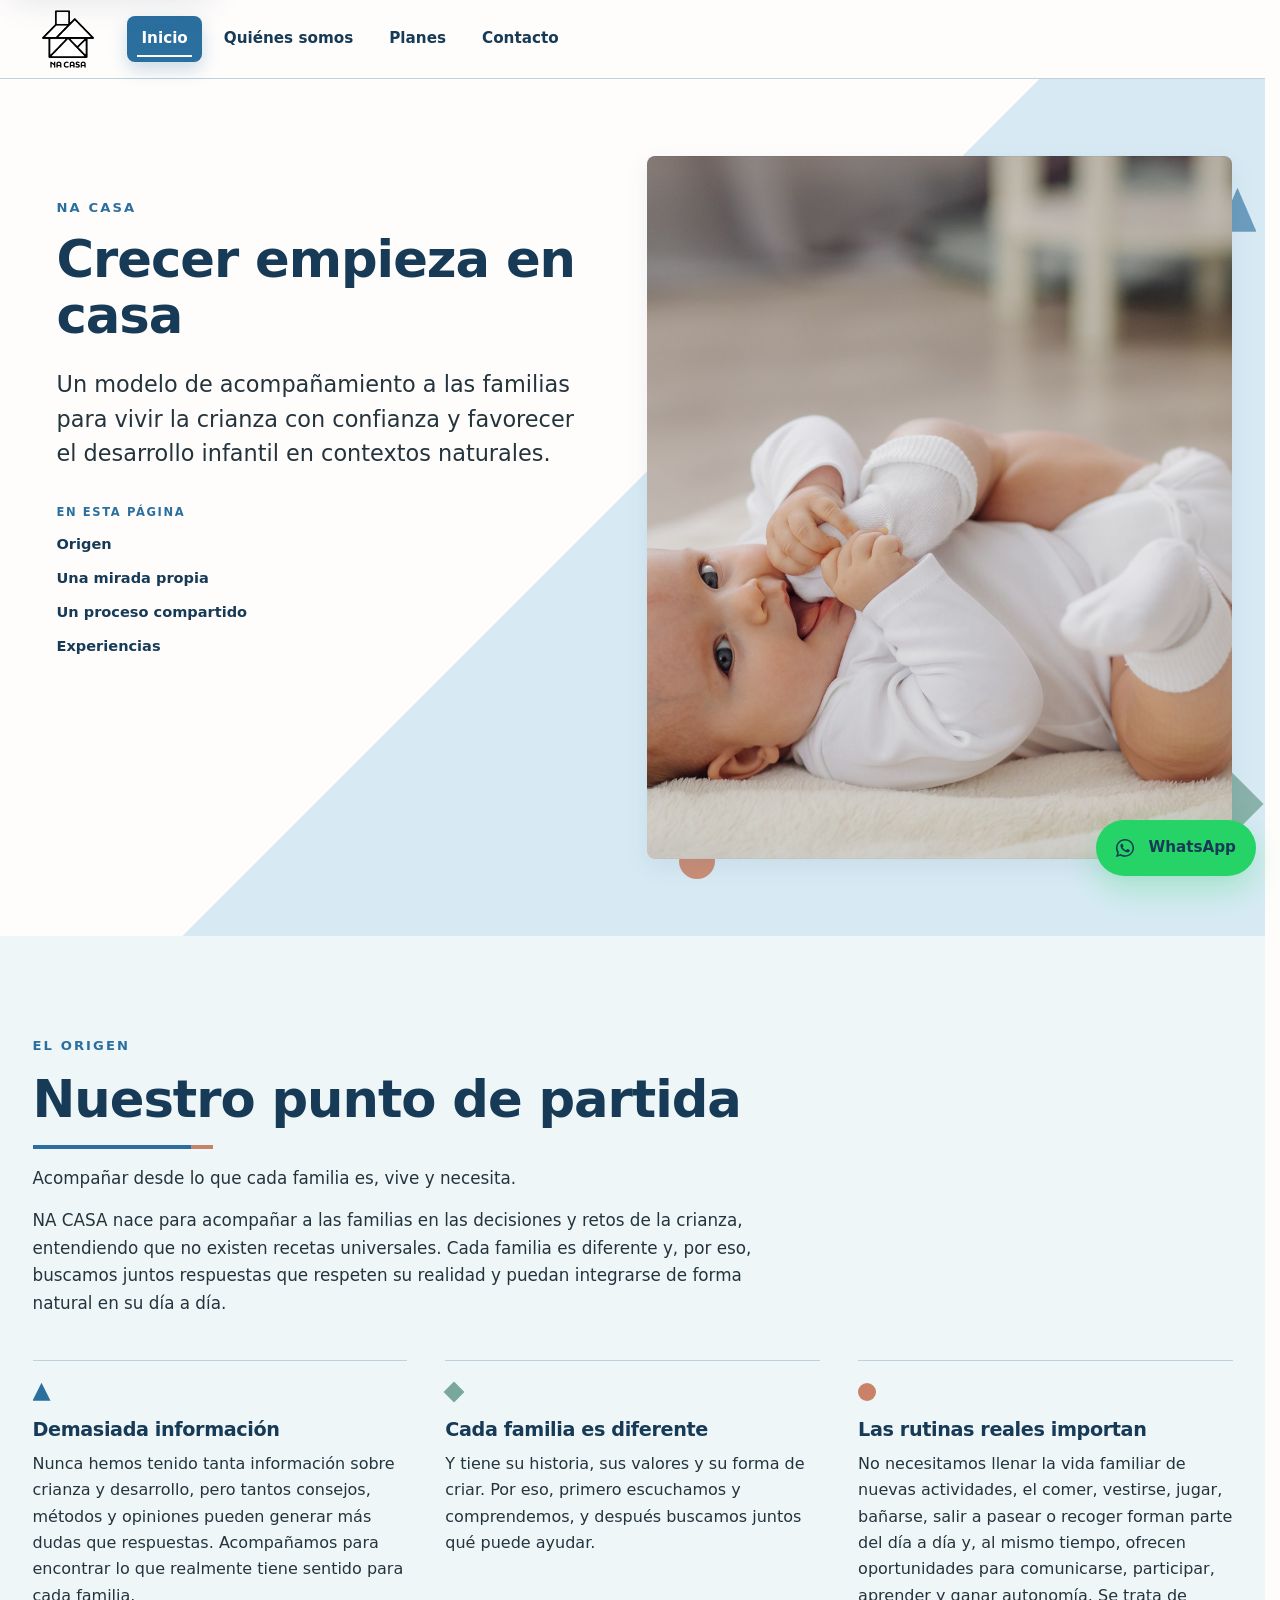
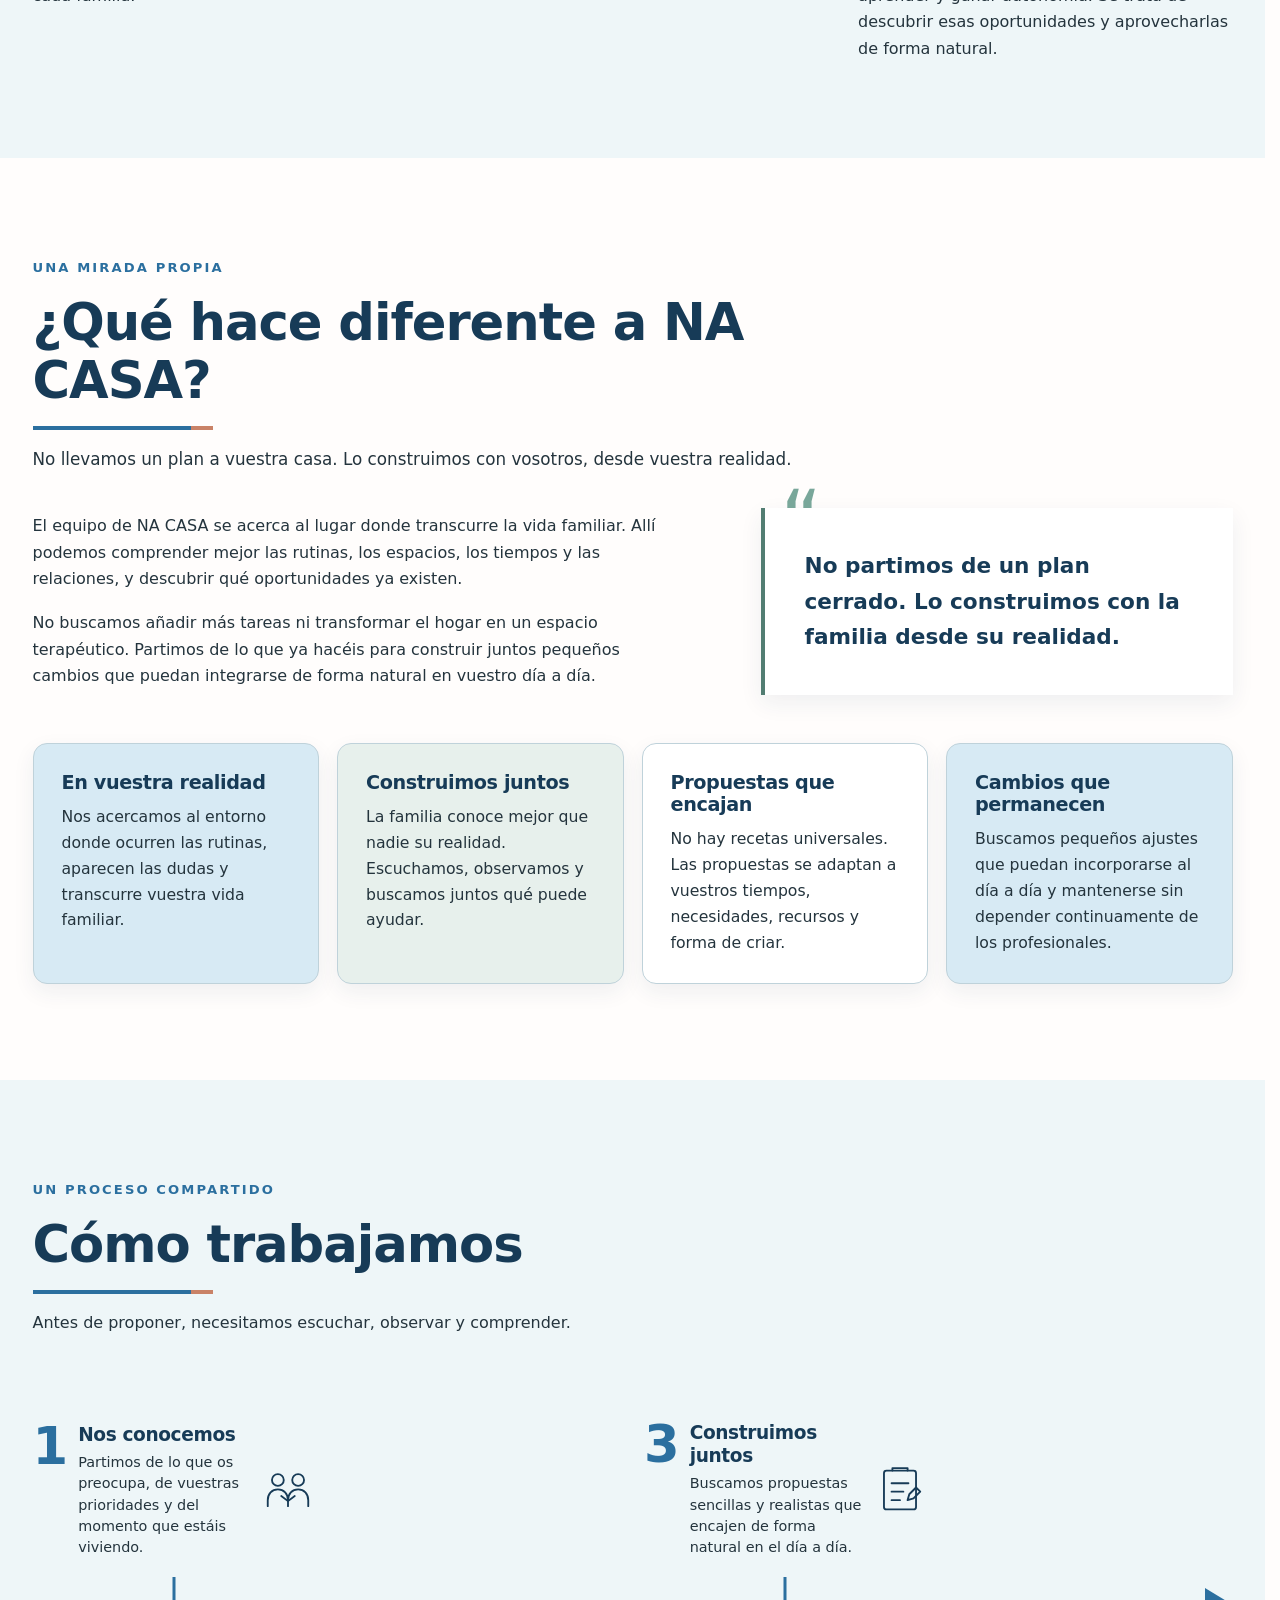
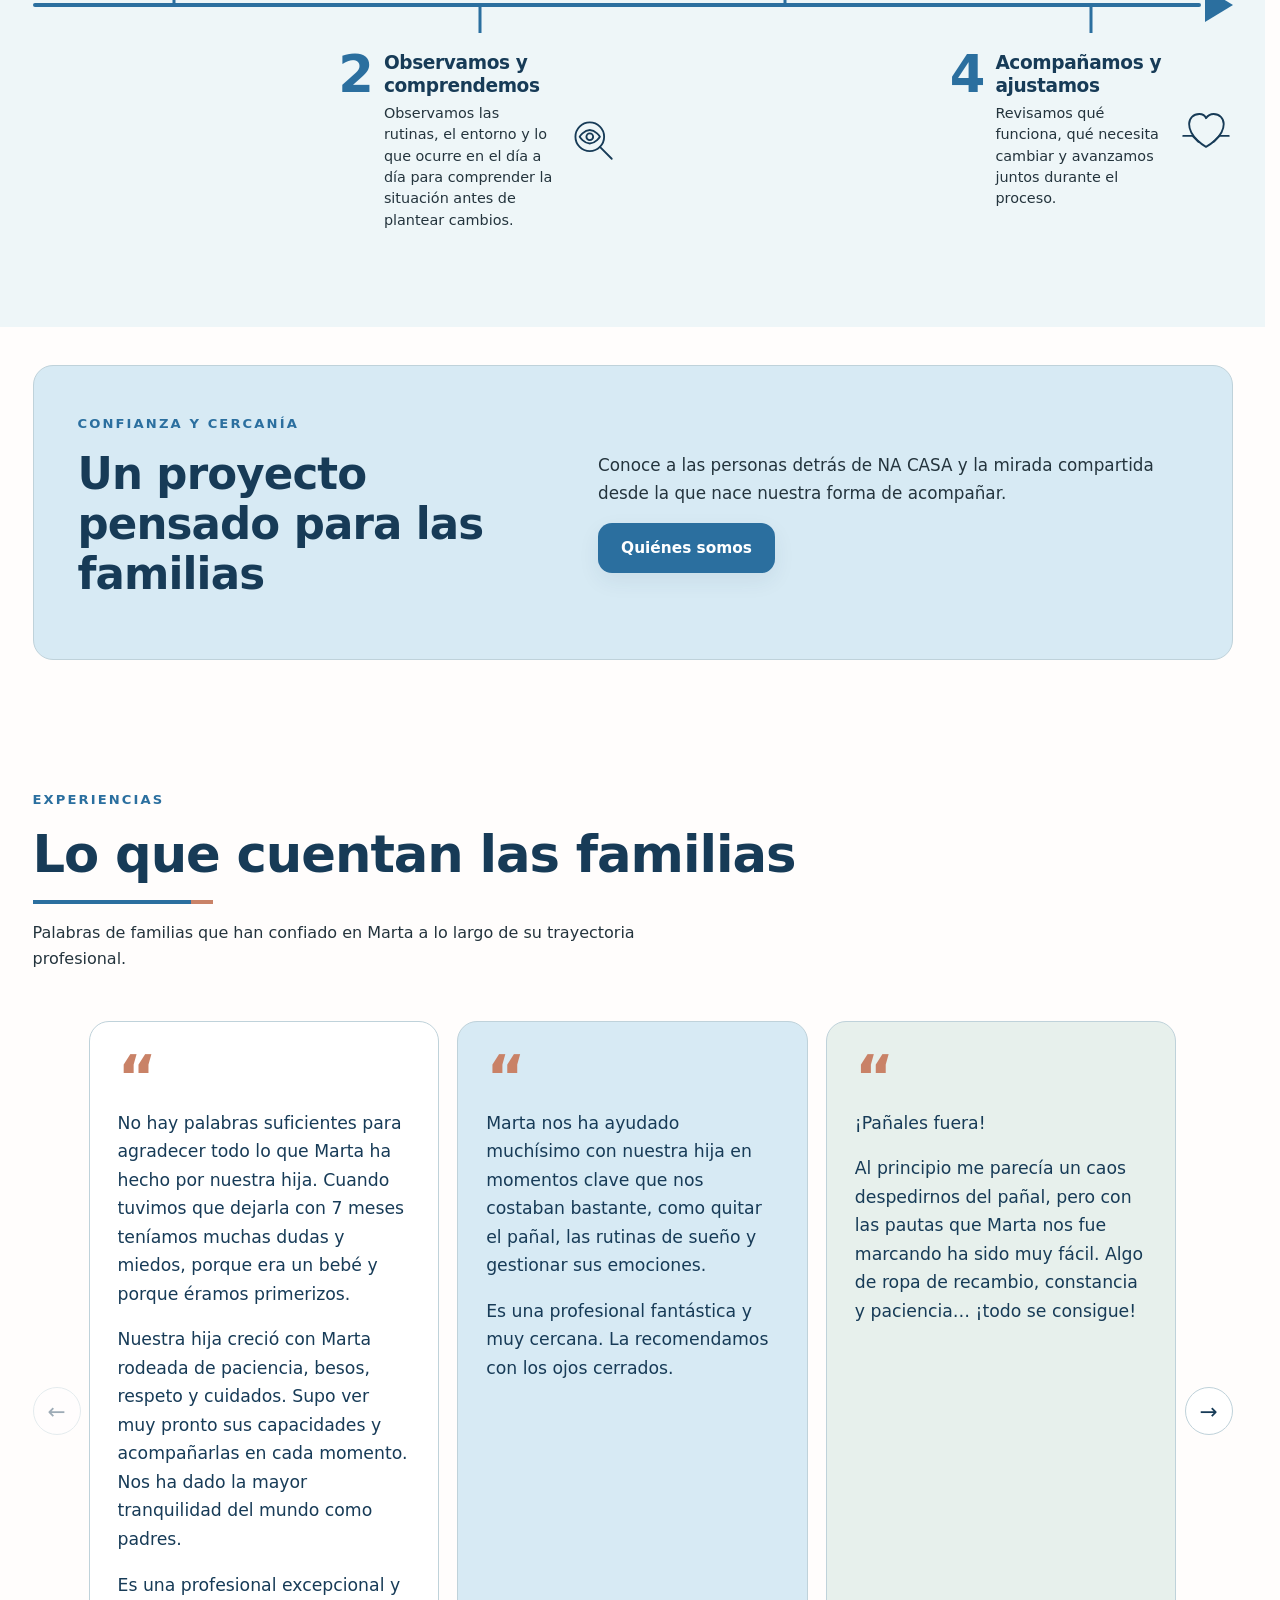
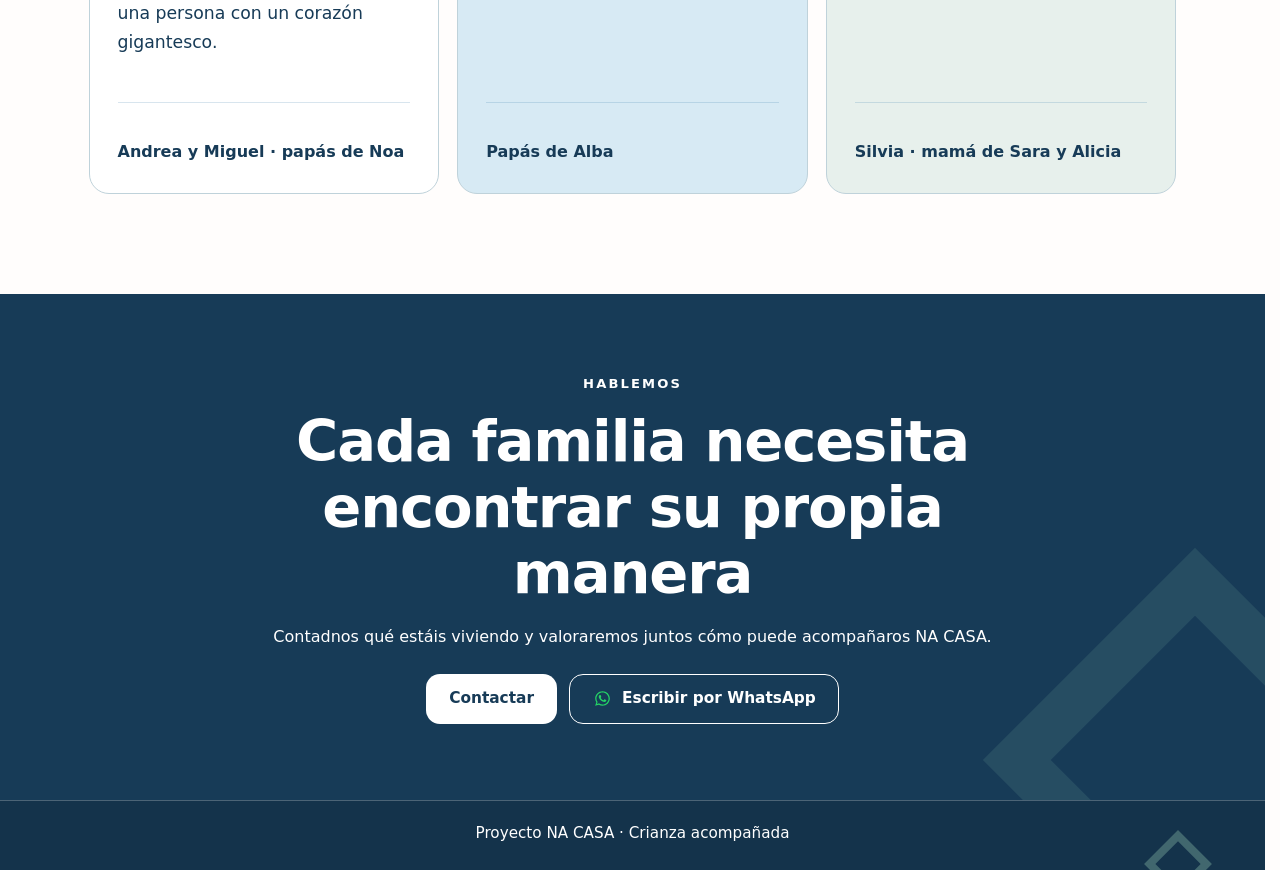
<file: index.html>
<!DOCTYPE html>
<html lang="es">
<head>
  <meta charset="UTF-8" />
  <meta name="viewport" content="width=device-width, initial-scale=1.0" />
  <title>Acompañamiento familiar en el hogar | NA CASA</title>
  <meta
    name="description"
    content="NA CASA ofrece acompañamiento profesional para familias, adaptado a las rutinas, necesidades y realidad de cada hogar."
  />
  <link rel="canonical" href="https://www.somosnacasa.es/" />
  <meta property="og:type" content="website" />
  <meta property="og:site_name" content="NA CASA" />
  <meta property="og:title" content="Acompañamiento familiar en el hogar | NA CASA" />
  <meta property="og:description" content="NA CASA ofrece acompañamiento profesional para familias, adaptado a las rutinas, necesidades y realidad de cada hogar." />
  <meta property="og:url" content="https://www.somosnacasa.es/" />
  <meta property="og:image" content="https://www.somosnacasa.es/img/hero.jpg" />
  <meta property="og:image:alt" content="Bebé tumbado en el suelo de su hogar" />
  <link rel="stylesheet" href="css/styles.css" />
  <link rel="icon" type="image/png" href="img/NA CASA LOGO_LOGO POSITIVO.png" />
</head>
<body>

  <a class="skip-link" href="#main-content">Saltar al contenido</a>

  <!-- HEADER / MENÚ -->
  <header class="site-header">
    <div class="container header-content">
      <a href="index.html" class="logo">
        <img src="img/NA CASA LOGO_LOGO POSITIVO.png" alt="NA CASA" class="logo-img">
      </a>

      <nav class="main-nav" aria-label="Navegación principal">
        <a href="index.html" class="active" aria-current="page">Inicio</a>
        <a href="quienes-somos.html">Quiénes somos</a>
        <a href="planes.html">Planes</a>
        <a href="contacto.html">Contacto</a>
      </nav>
    </div>
  </header>

  <main id="main-content">

    <section id="inicio" class="home-hero">
      <div class="container home-hero__layout">
        <div class="home-hero__content">
          <p class="section-label">NA CASA</p>
          <h1>Crecer empieza en casa</h1>
          <p class="home-hero__lead">
            Un modelo de acompañamiento a las familias para vivir la crianza con confianza y favorecer el desarrollo infantil en contextos naturales.
          </p>
          <div class="home-index-layout">
            <nav class="home-page-index" aria-label="En esta página">
              <p class="home-page-index__label">EN ESTA PÁGINA</p>
              <ul class="home-page-index__list">
                <li><a href="#por-que-nace">Origen</a></li>
                <li><a href="#diferencia-na-casa">Una mirada propia</a></li>
                <li hidden><a href="#por-que-en-casa">El hogar como punto de partida</a></li>
                <li hidden><a href="#accesos-principales">Encontrad vuestro siguiente paso</a></li>
                <li><a href="#como-trabajamos">Un proceso compartido</a></li>
                <li><a href="#experiencias">Experiencias</a></li>
              </ul>
            </nav>
          </div>
        </div>
        <figure class="home-hero__visual">
          <img
            class="home-hero__image"
            src="img/hero.jpg"
            alt="Bebé jugando tumbado en casa"
            width="1920"
            height="1280"
            decoding="async"
            fetchpriority="high"
          />
          <span class="home-shape home-shape--primary" aria-hidden="true"></span>
          <span class="home-shape home-shape--square" aria-hidden="true"></span>
          <span class="home-shape home-shape--circle" aria-hidden="true"></span>
        </figure>
      </div>
    </section>

    <section id="por-que-nace" class="section section--alternate" aria-labelledby="por-que-nace-titulo">
      <div class="container">
        <div class="section-heading home-heading">
          <p class="section-label">EL ORIGEN</p>
          <h2 id="por-que-nace-titulo">Nuestro punto de partida</h2>
          <p class="home-intro">
            Acompañar desde lo que cada familia es, vive y necesita.
          </p>
          <p class="home-intro">
            NA CASA nace para acompañar a las familias en las decisiones y retos de la crianza, entendiendo que no existen recetas universales. Cada familia es diferente y, por eso, buscamos juntos respuestas que respeten su realidad y puedan integrarse de forma natural en su día a día.
          </p>
        </div>
        <div class="insight-grid">
          <article class="insight-item">
            <span class="insight-item__mark insight-item__mark--triangle" aria-hidden="true"></span>
            <h3>Demasiada información</h3>
            <p>
              Nunca hemos tenido tanta información sobre crianza y desarrollo, pero tantos consejos, métodos y opiniones pueden generar más dudas que respuestas. 
              Acompañamos para encontrar lo que realmente tiene sentido para cada familia.
            </p>
          </article>
          <article class="insight-item">
            <span class="insight-item__mark insight-item__mark--diamond" aria-hidden="true"></span>
            <h3>Cada familia es diferente</h3>
            <p>
              Y tiene su historia, sus valores y su forma de criar. Por eso, primero escuchamos y comprendemos, y después buscamos juntos qué puede ayudar.
            </p>
          </article>
          <article class="insight-item">
            <span class="insight-item__mark insight-item__mark--circle" aria-hidden="true"></span>
            <h3>Las rutinas reales importan</h3>
            <p>
              No necesitamos llenar la vida familiar de nuevas actividades, el comer, vestirse, jugar, bañarse, salir a pasear o recoger forman parte del día a día y, al mismo tiempo, ofrecen oportunidades para comunicarse, participar, aprender y ganar autonomía. 
              Se trata de descubrir esas oportunidades y aprovecharlas de forma natural.
            </p>
          </article>
        </div>
      </div>
    </section>

    <section id="diferencia-na-casa" class="section" aria-labelledby="diferencia-na-casa-titulo">
      <div class="container">
        <div class="section-heading home-heading home-difference-heading">
          <p class="section-label">UNA MIRADA PROPIA</p>
          <h2 id="diferencia-na-casa-titulo">¿Qué hace diferente a NA CASA?</h2>
          <p class="home-intro">No llevamos un plan a vuestra casa. Lo construimos con vosotros, desde vuestra realidad.</p>
        </div>
        <div class="home-editorial home-difference-editorial">
          <div class="home-editorial__content">
            <p>
              El equipo de NA CASA se acerca al lugar donde transcurre la vida familiar.
              Allí podemos comprender mejor las rutinas, los espacios, los tiempos y las relaciones, y descubrir qué oportunidades ya existen.
            </p>
            <p>
              No buscamos añadir más tareas ni transformar el hogar en un espacio terapéutico.
              Partimos de lo que ya hacéis para construir juntos pequeños cambios que puedan integrarse de forma natural en vuestro día a día.
            </p>
          </div>
          <aside class="home-editorial__note" aria-label="Idea principal">
            <span aria-hidden="true">“</span>
            <p>No partimos de un plan cerrado. Lo construimos con la familia desde su realidad.</p>
          </aside>
        </div>
        <div class="difference-grid">
          <article class="card card--blue difference-card">
            <h3>En vuestra realidad</h3>
            <p>Nos acercamos al entorno donde ocurren las rutinas, aparecen las dudas y transcurre vuestra vida familiar.</p>
          </article>
          <article class="card card--wellbeing difference-card">
            <h3>Construimos juntos</h3>
            <p>La familia conoce mejor que nadie su realidad. Escuchamos, observamos y buscamos juntos qué puede ayudar.</p>
          </article>
          <article class="card difference-card">
            <h3>Propuestas que encajan</h3>
            <p>No hay recetas universales. Las propuestas se adaptan a vuestros tiempos, necesidades, recursos y forma de criar.</p>
          </article>
          <article class="card card--blue difference-card">
            <h3>Cambios que permanecen</h3>
            <p>Buscamos pequeños ajustes que puedan incorporarse al día a día y mantenerse sin depender continuamente de los profesionales.</p>
          </article>
        </div>
      </div>
    </section>

    <section id="por-que-en-casa" class="section section--wellbeing" aria-labelledby="por-que-en-casa-titulo" hidden>
      <div class="container home-editorial">
        <div class="home-editorial__content">
          <p class="section-label">EL HOGAR COMO PUNTO DE PARTIDA</p>
          <h2 id="por-que-en-casa-titulo">El hogar no es solo el lugar: es parte del proceso</h2>
          <p>
            En casa se entienden mejor los espacios, los tiempos y las relaciones que forman
            parte de cada rutina. Ver ese contexto ayuda a plantear cambios posibles y respetuosos.
          </p>
          <p>
            Así, las estrategias pueden integrarse en el día a día y apoyarse en los recursos
            que la familia ya tiene.
          </p>
        </div>
        <aside class="home-editorial__note" aria-label="Idea principal">
          <span aria-hidden="true">“</span>
          <p>No partimos de un plan cerrado. Lo construimos con la familia desde su realidad.</p>
        </aside>
      </div>
    </section>

    <section id="accesos-principales" class="section" aria-labelledby="accesos-principales-titulo" hidden>
      <div class="container">
        <div class="section-heading home-heading">
          <p class="section-label">ENCONTRAD VUESTRO SIGUIENTE PASO</p>
          <h2 id="accesos-principales-titulo">Explora NA CASA</h2>
        </div>
        <div class="access-grid">
          <article class="access-card access-card--blue">
            <h3>0 a 6 meses</h3>
            <p>Un espacio específico para acompañar a las familias durante los primeros meses.</p>
            <a href="planes.html" class="text-link">Ver planes <span aria-hidden="true">→</span></a>
          </article>
          <article class="access-card access-card--wellbeing">
            <h3>6 meses a 6 años</h3>
            <p>Diferentes formas de organizar el apoyo según el momento y las necesidades de la familia.</p>
          </article>
        </div>
      </div>
    </section>

    <section id="como-trabajamos" class="section section--alternate home-process-section" aria-labelledby="como-trabajamos-titulo">
      <div class="container">
        <div class="section-heading home-heading">
          <p class="section-label">UN PROCESO COMPARTIDO</p>
          <h2 id="como-trabajamos-titulo">Cómo trabajamos</h2>
          <p>Antes de proponer, necesitamos escuchar, observar y comprender.</p>
        </div>
        <ol class="process-timeline">
          <li class="process-step">
            <div class="process-step__body">
              <span class="process-step__number">1</span>
              <div class="process-step__content">
                <div class="process-step__heading"><h3>Nos conocemos</h3><svg class="process-step__icon" viewBox="0 0 64 64" aria-hidden="true" focusable="false"><circle cx="20" cy="19" r="7"></circle><circle cx="44" cy="19" r="7"></circle><path d="M8 50v-7c0-8 5-13 12-13s12 5 12 13v7M32 50v-7c0-8 5-13 12-13s12 5 12 13v7"></path><path d="M24 38l8 6 8-6"></path></svg></div>
                <p>Partimos de lo que os preocupa, de vuestras prioridades y del momento que estáis viviendo.</p>
              </div>
            </div>
          </li>
          <li class="process-step">
            <div class="process-step__body">
              <span class="process-step__number">2</span>
              <div class="process-step__content">
                <div class="process-step__heading"><h3>Observamos y comprendemos</h3><svg class="process-step__icon" viewBox="0 0 64 64" aria-hidden="true" focusable="false"><circle cx="27" cy="27" r="17"></circle><path d="M39 39l14 14M15 27s5-8 12-8 12 8 12 8-5 8-12 8-12-8-12-8z"></path><circle cx="27" cy="27" r="4"></circle></svg></div>
                <p>Observamos las rutinas, el entorno y lo que ocurre en el día a día para comprender la situación antes de plantear cambios.</p>
              </div>
            </div>
          </li>
          <li class="process-step">
            <div class="process-step__body">
              <span class="process-step__number">3</span>
              <div class="process-step__content">
                <div class="process-step__heading"><h3>Construimos juntos</h3><svg class="process-step__icon" viewBox="0 0 64 64" aria-hidden="true" focusable="false"><rect x="13" y="9" width="38" height="46" rx="3"></rect><path d="M23 9V6h18v3M22 24h20M22 34h14M22 44h10M43 37l8-8 5 5-8 8-7 2z"></path></svg></div>
                <p>Buscamos propuestas sencillas y realistas que encajen de forma natural en el día a día.</p>
              </div>
            </div>
          </li>
          <li class="process-step">
            <div class="process-step__body">
              <span class="process-step__number">4</span>
              <div class="process-step__content">
                <div class="process-step__heading"><h3>Acompañamos y ajustamos</h3><svg class="process-step__icon" viewBox="0 0 64 64" aria-hidden="true" focusable="false"><path d="M32 52S12 41 12 25c0-7 5-12 12-12 4 0 7 2 8 5 2-3 5-5 9-5 7 0 12 5 12 12 0 16-21 27-21 27z"></path><path d="M5 39h11l7 7M59 39H48l-7 7"></path></svg></div>
                <p>Revisamos qué funciona, qué necesita cambiar y avanzamos juntos durante el proceso.</p>
              </div>
            </div>
          </li>
        </ol>
      </div>
    </section>

    <section class="section section--compact home-trust-section" aria-labelledby="confianza-proyecto">
      <div class="container trust-block">
        <div>
          <p class="section-label">CONFIANZA Y CERCANÍA</p>
          <h2 id="confianza-proyecto">Un proyecto pensado para las familias</h2>
        </div>
        <div class="trust-block__content">
          <p>Conoce a las personas detrás de NA CASA y la mirada compartida desde la que nace nuestra forma de acompañar.</p>
          <a href="quienes-somos.html" class="button button--primary">Quiénes somos</a>
        </div>
      </div>
    </section>

    <section id="experiencias" class="section home-experiences-section" aria-labelledby="experiencias-titulo">
      <div class="container">
        <div class="experiences-header">
          <div class="section-heading home-heading">
            <p class="section-label">EXPERIENCIAS</p>
            <h2 id="experiencias-titulo">Lo que cuentan las familias</h2>
            <p>Palabras de familias que han confiado en Marta a lo largo de su trayectoria profesional.</p>
          </div>
        </div>

        <div class="experiences-carousel" data-experiences-carousel>
          <div class="experiences-controls" data-experiences-controls role="group" aria-label="Navegación de testimonios">
            <button class="experiences-control" type="button" data-experiences-previous aria-label="Testimonio anterior" aria-controls="experiences-track">
              <span aria-hidden="true">←</span>
            </button>
            <button class="experiences-control" type="button" data-experiences-next aria-label="Testimonio siguiente" aria-controls="experiences-track">
              <span aria-hidden="true">→</span>
            </button>
          </div>
          <div id="experiences-track" class="experiences-track" data-experiences-track role="list" aria-label="Experiencias de familias" tabindex="0">
            <article class="experience-card" role="listitem">
              <blockquote>
                <span class="experience-card__quote" aria-hidden="true">“</span>
                <p>No hay palabras suficientes para agradecer todo lo que Marta ha hecho por nuestra hija. Cuando tuvimos que dejarla con 7 meses teníamos muchas dudas y miedos, porque era un bebé y porque éramos primerizos.</p>
                <p>Nuestra hija creció con Marta rodeada de paciencia, besos, respeto y cuidados. Supo ver muy pronto sus capacidades y acompañarlas en cada momento. Nos ha dado la mayor tranquilidad del mundo como padres.</p>
                <p>Es una profesional excepcional y una persona con un corazón gigantesco.</p>
                <footer class="experience-card__footer">
                  <cite>Andrea y Miguel · papás de Noa</cite>
                </footer>
              </blockquote>
            </article>

            <article class="experience-card" role="listitem">
              <blockquote>
                <span class="experience-card__quote" aria-hidden="true">“</span>
                <p>Marta nos ha ayudado muchísimo con nuestra hija en momentos clave que nos costaban bastante, como quitar el pañal, las rutinas de sueño y gestionar sus emociones.</p>
                <p>Es una profesional fantástica y muy cercana. La recomendamos con los ojos cerrados.</p>
                <footer class="experience-card__footer">
                  <cite>Papás de Alba</cite>
                </footer>
              </blockquote>
            </article>

            <article class="experience-card" role="listitem">
              <blockquote>
                <span class="experience-card__quote" aria-hidden="true">“</span>
                <p>¡Pañales fuera!</p>
                <p>Al principio me parecía un caos despedirnos del pañal, pero con las pautas que Marta nos fue marcando ha sido muy fácil. Algo de ropa de recambio, constancia y paciencia… ¡todo se consigue!</p>
                <footer class="experience-card__footer">
                  <cite>Silvia · mamá de Sara y Alicia</cite>
                </footer>
              </blockquote>
            </article>

            <article class="experience-card" role="listitem">
              <blockquote>
                <span class="experience-card__quote" aria-hidden="true">“</span>
                <p>Conocemos a Marta desde hace 4 años. Ella fue la primera persona con la que dejamos a nuestro hijo y siempre estuvo desde el minuto uno para guiarnos como familia, dándonos herramientas para llevar bien las cosas.</p>
                <p>Marta es una persona muy empática, pero también muy sincera y directa: te va a decir lo que te gusta y, algo súper importante, también lo que no te gusta.</p>
                <p>Nuestro hijo la quiere con locura y sabemos que dejó una huella imborrable en él.</p>
                <p>¿La volveríamos a elegir? Evidentemente, sí.</p>
                <footer class="experience-card__footer">
                  <cite>Mamá y papá de Thiago</cite>
                </footer>
              </blockquote>
            </article>

            <article class="experience-card" role="listitem">
              <blockquote>
                <span class="experience-card__quote" aria-hidden="true">“</span>
                <p>Tuve la suerte de encontrar a Marta cuando mi primera hija era pequeña. Nos ha guiado en todas las dudas sobre la crianza y nos ha acompañado en el camino hacia la autonomía de nuestros hijos.</p>
                <p>Cuando llegó mi segundo hijo, no tuve ninguna duda en volver a confiar en ella. En Marta encontré una persona totalmente de confianza, con unos valores muy necesarios en la vida actual.</p>
                <footer class="experience-card__footer">
                  <cite>María · mamá de Hugo y Paula</cite>
                </footer>
              </blockquote>
            </article>

            <article class="experience-card" role="listitem">
              <blockquote>
                <span class="experience-card__quote" aria-hidden="true">“</span>
                <p>Marta, quería agradecerte todo lo que nos has ayudado con la educación y las diferentes etapas de nuestro pequeño Alex.</p>
                <p>También quiero agradecerte tus consejos y la manera en que siempre supiste aportarme conocimiento y cariño.</p>
                <p>Gracias, gracias, gracias por tu labor. Un abrazo enorme. Te queremos.</p>
                <footer class="experience-card__footer">
                  <cite>Naomi · mamá de Alex</cite>
                </footer>
              </blockquote>
            </article>

            <article class="experience-card" role="listitem">
              <blockquote>
                <span class="experience-card__quote" aria-hidden="true">“</span>
                <p>Marta es la mejor. Reúne todas las cualidades para acompañar a nuestros hijos: alegría desbordante, paciencia infinita, rigurosa disciplina y amor por la crianza.</p>
                <p>Nuestra confianza en ella es y será absoluta.</p>
                <footer class="experience-card__footer">
                  <cite>Tati y Juan · papás de Paulo y Xulia</cite>
                </footer>
              </blockquote>
            </article>

            <article class="experience-card" role="listitem">
              <blockquote>
                <span class="experience-card__quote" aria-hidden="true">“</span>
                <p>Gran profesional, muy cercana y siempre dispuesta a ayudarte con todo. Para nosotros fue muy fácil confiarte a nuestro peque; nos transmitiste confianza desde el primer momento.</p>
                <p>Muchas gracias por todo, Marta.</p>
                <footer class="experience-card__footer">
                  <cite>Meli y Miguel · papás de Martín</cite>
                </footer>
              </blockquote>
            </article>
          </div>
        </div>
      </div>
    </section>

    <section class="section section--deep home-final-cta" aria-labelledby="cta-final">
      <div class="home-final-cta__decoration" aria-hidden="true"></div>
      <div class="container home-final-cta__content">
        <p class="section-label">HABLEMOS</p>
        <h2 id="cta-final">Cada familia necesita encontrar su propia manera</h2>
        <p>Contadnos qué estáis viviendo y valoraremos juntos cómo puede acompañaros NA CASA.</p>
        <div class="home-actions">
          <a href="contacto.html" class="button button--light">Contactar</a>
          <a href="https://wa.me/34686826958?text=Hola%2C%20he%20visto%20la%20web%20de%20NA%20CASA%20y%20me%20gustar%C3%ADa%20recibir%20m%C3%A1s%20informaci%C3%B3n."
             class="button button--outline-light" target="_blank" rel="noopener noreferrer">
            <svg class="button-whatsapp-icon" viewBox="0 0 32 32" aria-hidden="true" focusable="false">
              <path d="M16.02 4.8c-6.15 0-11.15 4.97-11.15 11.08 0 2.1.6 4.15 1.73 5.92l-1.84 5.43 5.67-1.79a11.23 11.23 0 0 0 5.59 1.48c6.15 0 11.15-4.97 11.15-11.08S22.17 4.8 16.02 4.8Zm0 20.22c-1.73 0-3.42-.49-4.88-1.42l-.35-.22-3.27 1.03 1.06-3.13-.24-.38a9.02 9.02 0 0 1-1.56-5.02c0-5.06 4.14-9.18 9.24-9.18s9.24 4.12 9.24 9.18-4.14 9.14-9.24 9.14Zm5.14-6.86c-.28-.14-1.66-.81-1.92-.9-.26-.1-.45-.14-.64.14-.19.28-.74.9-.9 1.08-.17.19-.33.21-.61.07-.28-.14-1.18-.43-2.25-1.38-.83-.74-1.39-1.65-1.55-1.93-.16-.28-.02-.43.12-.57.13-.12.28-.33.42-.49.14-.16.19-.28.28-.47.09-.19.05-.35-.02-.49-.07-.14-.64-1.54-.88-2.1-.23-.56-.47-.48-.64-.49h-.55c-.19 0-.49.07-.75.35-.26.28-.99.96-.99 2.34s1.02 2.72 1.16 2.91c.14.19 2.01 3.05 4.87 4.27.68.29 1.21.47 1.63.6.68.22 1.3.19 1.79.12.55-.08 1.66-.67 1.89-1.31.23-.65.23-1.2.16-1.31-.07-.12-.26-.19-.54-.33Z" />
            </svg>
            <span>Escribir por WhatsApp</span>
          </a>
        </div>
      </div>
    </section>

  </main>

  <footer class="site-footer">
    <div class="container">
      <p>Proyecto NA CASA · Crianza acompañada</p>
    </div>
  </footer>

  <a class="whatsapp-float"
     href="https://wa.me/34686826958?text=Hola%2C%20he%20visto%20la%20web%20de%20NA%20CASA%20y%20me%20gustar%C3%ADa%20recibir%20m%C3%A1s%20informaci%C3%B3n."
     target="_blank"
     rel="noopener noreferrer"
     aria-label="Contactar por WhatsApp">
    <svg class="whatsapp-icon" viewBox="0 0 32 32" aria-hidden="true" focusable="false">
      <path d="M16.02 4.8c-6.15 0-11.15 4.97-11.15 11.08 0 2.1.6 4.15 1.73 5.92l-1.84 5.43 5.67-1.79a11.23 11.23 0 0 0 5.59 1.48c6.15 0 11.15-4.97 11.15-11.08S22.17 4.8 16.02 4.8Zm0 20.22c-1.73 0-3.42-.49-4.88-1.42l-.35-.22-3.27 1.03 1.06-3.13-.24-.38a9.02 9.02 0 0 1-1.56-5.02c0-5.06 4.14-9.18 9.24-9.18s9.24 4.12 9.24 9.18-4.14 9.14-9.24 9.14Zm5.14-6.86c-.28-.14-1.66-.81-1.92-.9-.26-.1-.45-.14-.64.14-.19.28-.74.9-.9 1.08-.17.19-.33.21-.61.07-.28-.14-1.18-.43-2.25-1.38-.83-.74-1.39-1.65-1.55-1.93-.16-.28-.02-.43.12-.57.13-.12.28-.33.42-.49.14-.16.19-.28.28-.47.09-.19.05-.35-.02-.49-.07-.14-.64-1.54-.88-2.1-.23-.56-.47-.48-.64-.49h-.55c-.19 0-.49.07-.75.35-.26.28-.99.96-.99 2.34s1.02 2.72 1.16 2.91c.14.19 2.01 3.05 4.87 4.27.68.29 1.21.47 1.63.6.68.22 1.3.19 1.79.12.55-.08 1.66-.67 1.89-1.31.23-.65.23-1.2.16-1.31-.07-.12-.26-.19-.54-.33Z" />
    </svg>
    <span class="whatsapp-text">WhatsApp</span>
  </a>

  <script src="js/main.js"></script>
</body>
</html>
</file>
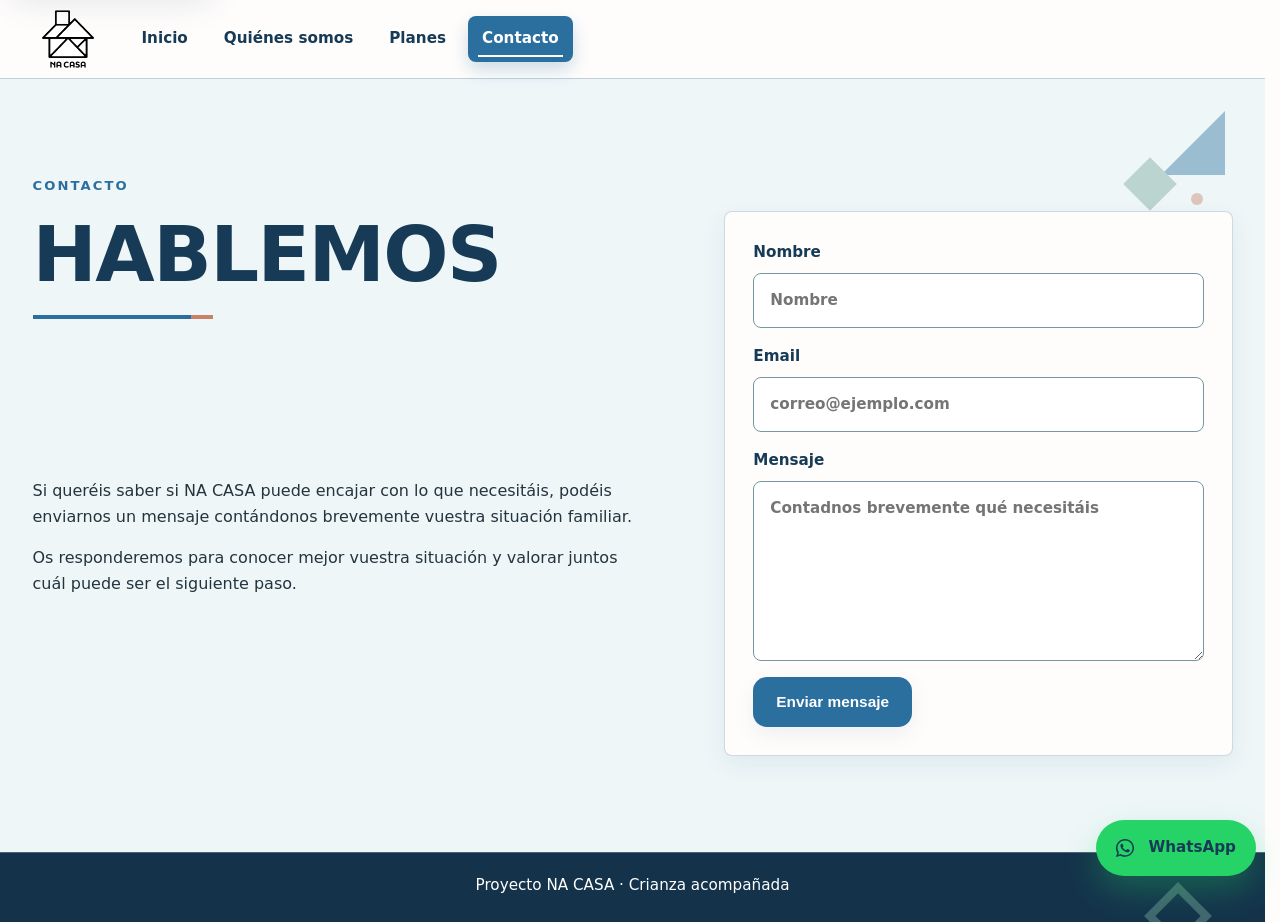
<file: contacto.html>
<!DOCTYPE html>
<html lang="es">

<head>
    <meta charset="UTF-8" />
    <meta name="viewport" content="width=device-width, initial-scale=1.0" />
    <title>Contacto | NA CASA</title>
    <meta name="description"
        content="Contacta con NA CASA para solicitar información sobre acompañamiento familiar en el hogar." />
    <link rel="canonical" href="https://www.somosnacasa.es/contacto.html" />
    <meta property="og:type" content="website" />
    <meta property="og:site_name" content="NA CASA" />
    <meta property="og:title" content="Contacto | NA CASA" />
    <meta property="og:description" content="Contacta con NA CASA para solicitar información sobre acompañamiento familiar en el hogar." />
    <meta property="og:url" content="https://www.somosnacasa.es/contacto.html" />
    <meta property="og:image" content="https://www.somosnacasa.es/img/hero.jpg" />
    <meta property="og:image:alt" content="Bebé tumbado en el suelo de su hogar" />
    <link rel="stylesheet" href="css/styles.css" />
    <link rel="icon" type="image/png" href="img/NA CASA LOGO_LOGO POSITIVO.png" />
</head>

<body>

    <a class="skip-link" href="#contenido-principal">Saltar al contenido</a>

    <!-- HEADER / MENU -->
    <header class="site-header">
        <div class="container header-content">
            <a href="index.html" class="logo">
                <img src="img/NA CASA LOGO_LOGO POSITIVO.png" alt="NA CASA" class="logo-img">
            </a>

            <nav class="main-nav" aria-label="Navegación principal">
                <a href="index.html">Inicio</a>
                <a href="quienes-somos.html">Quiénes somos</a>
                <a href="planes.html">Planes</a>
                <a href="contacto.html" class="active" aria-current="page">Contacto</a>
            </nav>
        </div>
    </header>

    <main id="contenido-principal">
        <!-- CONTACTO -->
        <section id="contacto" class="section section--alternate">
            <div class="tangram-decoration" aria-hidden="true">
                <span class="tangram-shape tangram-shape--primary"></span>
                <span class="tangram-shape tangram-shape--sage"></span>
                <span class="tangram-shape tangram-shape--human"></span>
            </div>
            <div class="container">
                <div class="contact-layout">
                    <div class="section-heading">
                        <p class="section-label">CONTACTO</p>
                        <h1>HABLEMOS</h1>
                        <div class="contact-copy">
                            <p>Si queréis saber si NA CASA puede encajar con lo que necesitáis, podéis enviarnos un mensaje contándonos brevemente vuestra situación familiar.</p>
                            <p>Os responderemos para conocer mejor vuestra situación y valorar juntos cuál puede ser el siguiente paso.</p>
                        </div>
                    </div>

                    <form class="contact-form card" action="https://formspree.io/f/mgaevwje" method="POST"
                        data-contact-form>
                        <label>
                            Nombre
                            <input type="text" name="name" placeholder="Nombre" autocomplete="name" required>
                        </label>

                        <label>
                            Email
                            <input type="email" name="email" placeholder="correo@ejemplo.com" autocomplete="email" required>
                        </label>

                        <label>
                            Mensaje
                            <textarea name="message" rows="6"
                                placeholder="Contadnos brevemente qué necesitáis" required></textarea>
                        </label>

                        <div class="contact-form__honeypot" aria-hidden="true">
                            <label for="contact-website">No rellenar este campo</label>
                            <input id="contact-website" type="text" name="_gotcha" tabindex="-1" autocomplete="off">
                        </div>

                        <button type="submit" class="btn btn-primary">Enviar mensaje</button>
                        <p class="contact-form__status" role="status" aria-live="polite" aria-atomic="true"></p>
                    </form>
                </div>
            </div>
        </section>
    </main>

    <footer class="site-footer">
        <div class="container">
            <p>Proyecto NA CASA · Crianza acompañada</p>
        </div>
    </footer>

    <a class="whatsapp-float"
        href="https://wa.me/34686826958"
        target="_blank"
        rel="noopener noreferrer"
        aria-label="Contactar por WhatsApp">
        <svg class="whatsapp-icon" viewBox="0 0 32 32" aria-hidden="true" focusable="false">
            <path d="M16.02 4.8c-6.15 0-11.15 4.97-11.15 11.08 0 2.1.6 4.15 1.73 5.92l-1.84 5.43 5.67-1.79a11.23 11.23 0 0 0 5.59 1.48c6.15 0 11.15-4.97 11.15-11.08S22.17 4.8 16.02 4.8Zm0 20.22c-1.73 0-3.42-.49-4.88-1.42l-.35-.22-3.27 1.03 1.06-3.13-.24-.38a9.02 9.02 0 0 1-1.56-5.02c0-5.06 4.14-9.18 9.24-9.18s9.24 4.12 9.24 9.18-4.14 9.14-9.24 9.14Zm5.14-6.86c-.28-.14-1.66-.81-1.92-.9-.26-.1-.45-.14-.64.14-.19.28-.74.9-.9 1.08-.17.19-.33.21-.61.07-.28-.14-1.18-.43-2.25-1.38-.83-.74-1.39-1.65-1.55-1.93-.16-.28-.02-.43.12-.57.13-.12.28-.33.42-.49.14-.16.19-.28.28-.47.09-.19.05-.35-.02-.49-.07-.14-.64-1.54-.88-2.1-.23-.56-.47-.48-.64-.49h-.55c-.19 0-.49.07-.75.35-.26.28-.99.96-.99 2.34s1.02 2.72 1.16 2.91c.14.19 2.01 3.05 4.87 4.27.68.29 1.21.47 1.63.6.68.22 1.3.19 1.79.12.55-.08 1.66-.67 1.89-1.31.23-.65.23-1.2.16-1.31-.07-.12-.26-.19-.54-.33Z" />
        </svg>
        <span class="whatsapp-text">WhatsApp</span>
    </a>

    <script src="js/main.js"></script>
</body>

</html>
</file>
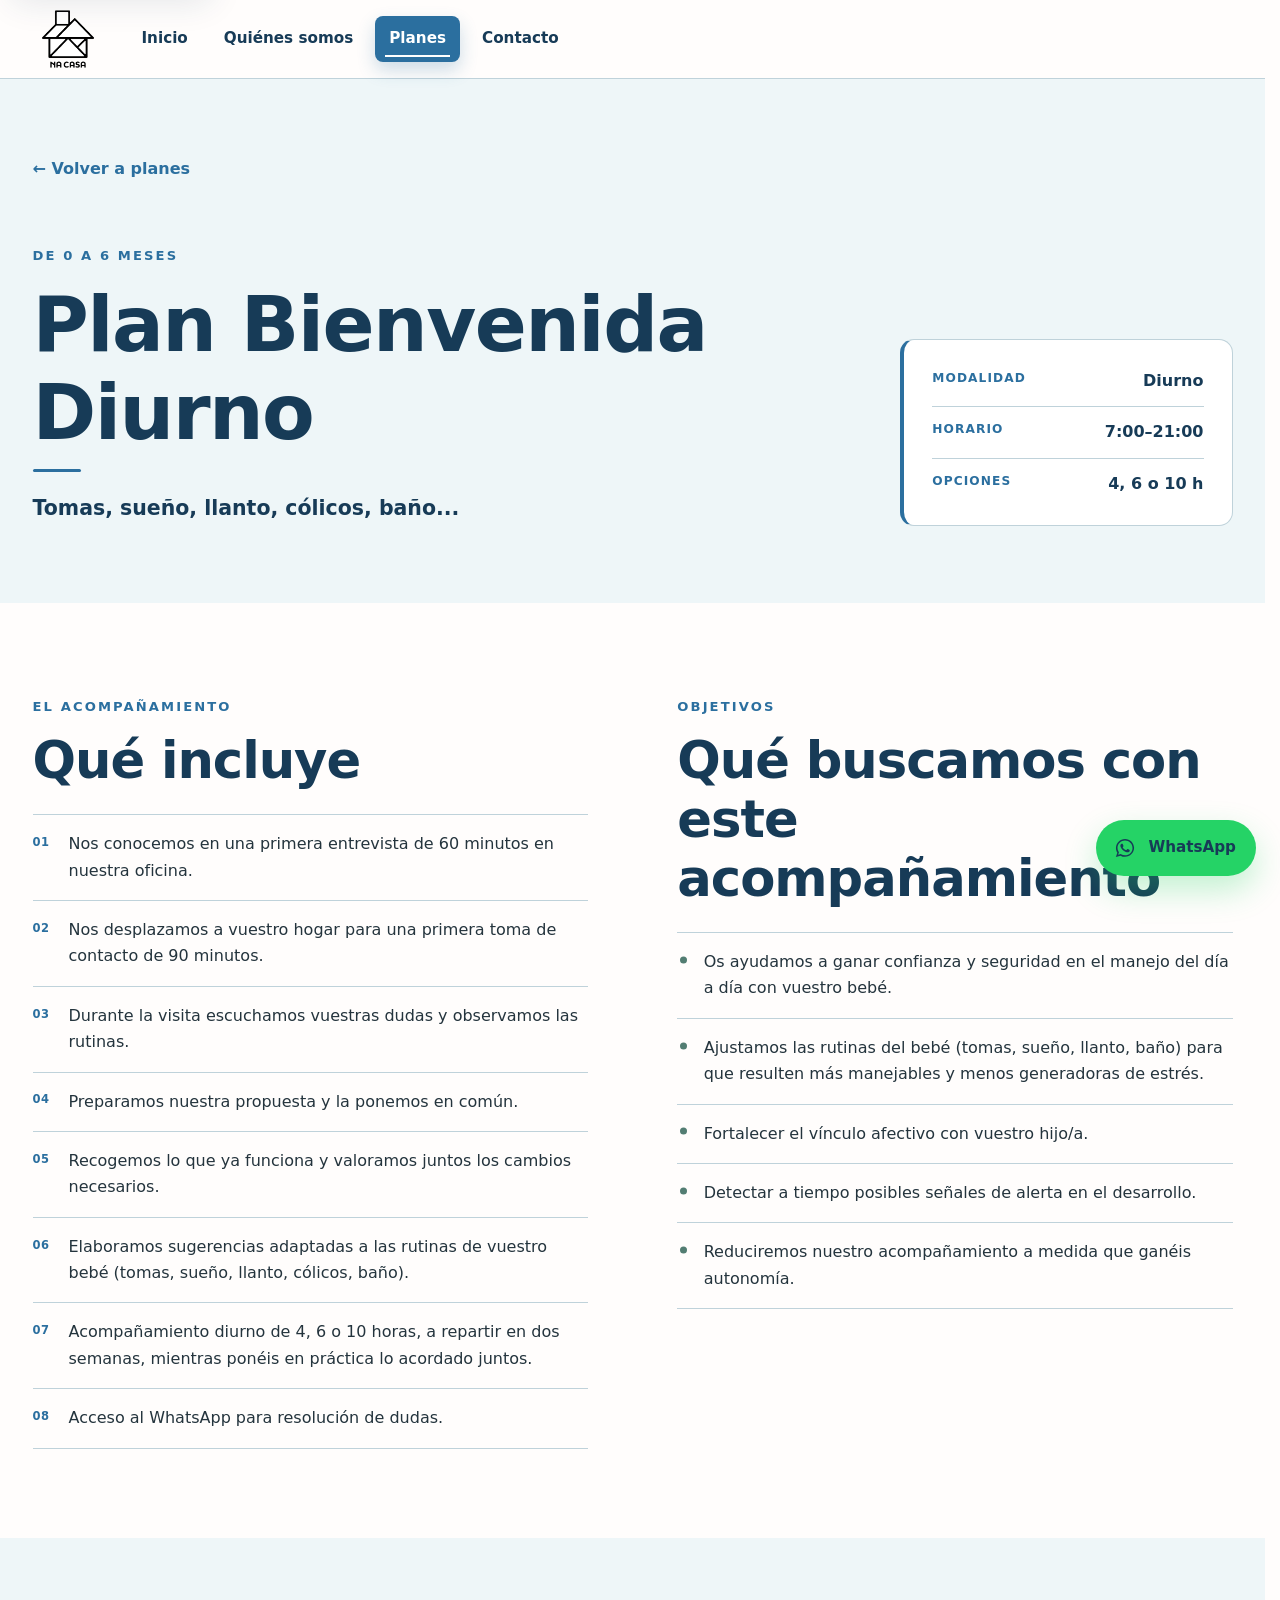
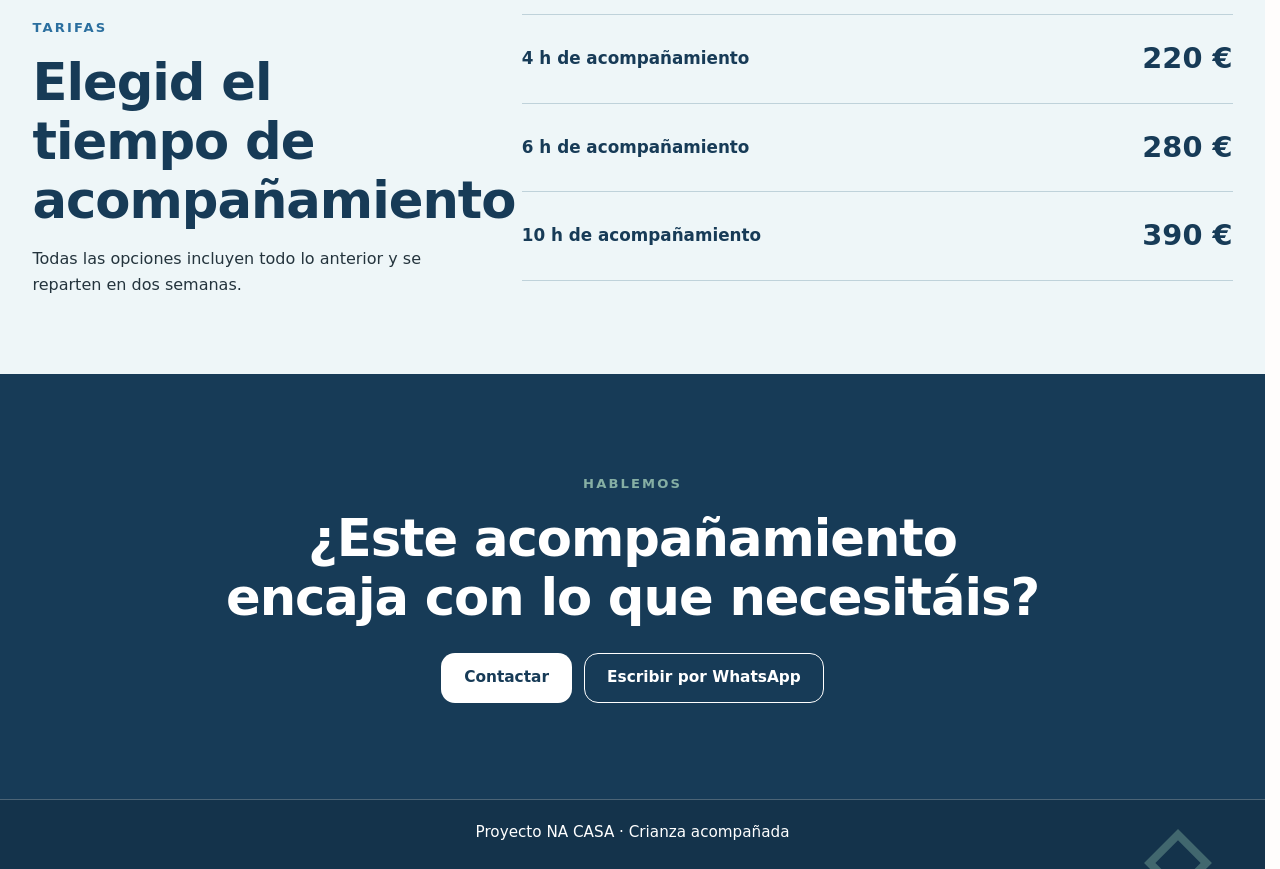
<file: plan-bienvenida-diurno.html>
<!DOCTYPE html>
<html lang="es">
<head>
  <meta charset="UTF-8" />
  <meta name="viewport" content="width=device-width, initial-scale=1.0" />
  <title>Plan Bienvenida Diurno | NA CASA</title>
  <meta name="description" content="Conoce el Plan Bienvenida Diurno de NA CASA: acompañamiento en el hogar para familias con bebés de 0 a 6 meses, entre las 7:00 y las 21:00." />
  <link rel="canonical" href="https://www.somosnacasa.es/plan-bienvenida-diurno.html" />
  <meta property="og:type" content="website" />
  <meta property="og:site_name" content="NA CASA" />
  <meta property="og:title" content="Plan Bienvenida Diurno | NA CASA" />
  <meta property="og:description" content="Conoce el Plan Bienvenida Diurno de NA CASA: acompañamiento en el hogar para familias con bebés de 0 a 6 meses, entre las 7:00 y las 21:00." />
  <meta property="og:url" content="https://www.somosnacasa.es/plan-bienvenida-diurno.html" />
  <meta property="og:image" content="https://www.somosnacasa.es/img/hero.jpg" />
  <meta property="og:image:alt" content="Bebé tumbado en el suelo de su hogar" />
  <link rel="stylesheet" href="css/styles.css" />
  <link rel="icon" type="image/png" href="img/NA CASA LOGO_LOGO POSITIVO.png" />
</head>
<body class="plan-detail-page plan-detail-page--day">
  <a class="skip-link" href="#contenido-principal">Saltar al contenido</a>

  <header class="site-header">
    <div class="container header-content">
      <a href="index.html" class="logo"><img src="img/NA CASA LOGO_LOGO POSITIVO.png" alt="NA CASA" class="logo-img"></a>
      <nav class="main-nav" aria-label="Navegación principal">
        <a href="index.html">Inicio</a>
        <a href="quienes-somos.html">Quiénes somos</a>
        <a href="planes.html" class="active" aria-current="location">Planes</a>
        <a href="contacto.html">Contacto</a>
      </nav>
    </div>
  </header>

  <main id="contenido-principal">
    <section class="plan-detail-hero" aria-labelledby="titulo-plan">
      <div class="container">
        <a href="planes.html#planes-disponibles" class="plan-detail-back">← Volver a planes</a>
        <div class="plan-detail-hero__layout">
          <div>
            <p class="section-label">DE 0 A 6 MESES</p>
            <h1 id="titulo-plan">Plan Bienvenida Diurno</h1>
            <p class="plan-detail-hero__lead">Tomas, sueño, llanto, cólicos, baño...</p>
          </div>
          <dl class="plan-detail-summary">
            <div><dt>Modalidad</dt><dd>Diurno</dd></div>
            <div><dt>Horario</dt><dd>7:00–21:00</dd></div>
            <div><dt>Opciones</dt><dd>4, 6 o 10 h</dd></div>
          </dl>
        </div>
      </div>
    </section>

    <section class="section plan-detail-content-section" aria-label="Contenido del Plan Bienvenida Diurno">
      <div class="container plan-detail-content">
        <div class="plan-detail-block">
          <p class="section-label">EL ACOMPAÑAMIENTO</p>
          <h2>Qué incluye</h2>
          <ul class="plan-detail-list">
            <li>Nos conocemos en una primera entrevista de 60 minutos en nuestra oficina.</li>
            <li>Nos desplazamos a vuestro hogar para una primera toma de contacto de 90 minutos.</li>
            <li>Durante la visita escuchamos vuestras dudas y observamos las rutinas.</li>
            <li>Preparamos nuestra propuesta y la ponemos en común.</li>
            <li>Recogemos lo que ya funciona y valoramos juntos los cambios necesarios.</li>
            <li>Elaboramos sugerencias adaptadas a las rutinas de vuestro bebé (tomas, sueño, llanto, cólicos, baño).</li>
            <li>Acompañamiento diurno de 4, 6 o 10 horas, a repartir en dos semanas, mientras ponéis en práctica lo acordado juntos.</li>
            <li>Acceso al WhatsApp para resolución de dudas.</li>
          </ul>
        </div>

        <div class="plan-detail-block">
          <p class="section-label">OBJETIVOS</p>
          <h2>Qué buscamos con este acompañamiento</h2>
          <ul class="plan-detail-list plan-detail-list--objectives">
            <li>Os ayudamos a ganar confianza y seguridad en el manejo del día a día con vuestro bebé.</li>
            <li>Ajustamos las rutinas del bebé (tomas, sueño, llanto, baño) para que resulten más manejables y menos generadoras de estrés.</li>
            <li>Fortalecer el vínculo afectivo con vuestro hijo/a.</li>
            <li>Detectar a tiempo posibles señales de alerta en el desarrollo.</li>
            <li>Reduciremos nuestro acompañamiento a medida que ganéis autonomía.</li>
          </ul>
        </div>
      </div>
    </section>

    <section class="section section--alternate plan-detail-pricing-section" aria-labelledby="titulo-tarifas">
      <div class="container plan-detail-pricing">
        <div>
          <p class="section-label">TARIFAS</p>
          <h2 id="titulo-tarifas">Elegid el tiempo de acompañamiento</h2>
          <p>Todas las opciones incluyen todo lo anterior y se reparten en dos semanas.</p>
        </div>
        <dl class="plan-detail-rates">
          <div><dt><strong>4 h de acompañamiento</strong></dt><dd>220 €</dd></div>
          <div><dt><strong>6 h de acompañamiento</strong></dt><dd>280 €</dd></div>
          <div><dt><strong>10 h de acompañamiento</strong></dt><dd>390 €</dd></div>
        </dl>
      </div>
    </section>

    <section class="section section--deep plans-final-cta" aria-labelledby="titulo-contactar-plan">
      <div class="container plans-final-cta__content">
        <p class="section-label">HABLEMOS</p>
        <h2 id="titulo-contactar-plan">¿Este acompañamiento encaja con lo que necesitáis?</h2>
        <div class="home-actions">
          <a href="contacto.html" class="button button--light">Contactar</a>
          <a href="https://wa.me/34686826958?text=Hola%2C%20he%20visto%20la%20web%20de%20NA%20CASA%20y%20me%20gustar%C3%ADa%20recibir%20m%C3%A1s%20informaci%C3%B3n." class="button button--outline-light" target="_blank" rel="noopener noreferrer">Escribir por WhatsApp</a>
        </div>
      </div>
    </section>
  </main>

  <footer class="site-footer"><div class="container"><p>Proyecto NA CASA · Crianza acompañada</p></div></footer>

  <a class="whatsapp-float" href="https://wa.me/34686826958?text=Hola%2C%20he%20visto%20la%20web%20de%20NA%20CASA%20y%20me%20gustar%C3%ADa%20recibir%20m%C3%A1s%20informaci%C3%B3n." target="_blank" rel="noopener noreferrer" aria-label="Contactar por WhatsApp">
    <svg class="whatsapp-icon" viewBox="0 0 32 32" aria-hidden="true" focusable="false"><path d="M16.02 4.8c-6.15 0-11.15 4.97-11.15 11.08 0 2.1.6 4.15 1.73 5.92l-1.84 5.43 5.67-1.79a11.23 11.23 0 0 0 5.59 1.48c6.15 0 11.15-4.97 11.15-11.08S22.17 4.8 16.02 4.8Zm0 20.22c-1.73 0-3.42-.49-4.88-1.42l-.35-.22-3.27 1.03 1.06-3.13-.24-.38a9.02 9.02 0 0 1-1.56-5.02c0-5.06 4.14-9.18 9.24-9.18s9.24 4.12 9.24 9.18-4.14 9.14-9.24 9.14Zm5.14-6.86c-.28-.14-1.66-.81-1.92-.9-.26-.1-.45-.14-.64.14-.19.28-.74.9-.9 1.08-.17.19-.33.21-.61.07-.28-.14-1.18-.43-2.25-1.38-.83-.74-1.39-1.65-1.55-1.93-.16-.28-.02-.43.12-.57.13-.12.28-.33.42-.49.14-.16.19-.28.28-.47.09-.19.05-.35-.02-.49-.07-.14-.64-1.54-.88-2.1-.23-.56-.47-.48-.64-.49h-.55c-.19 0-.49.07-.75.35-.26.28-.99.96-.99 2.34s1.02 2.72 1.16 2.91c.14.19 2.01 3.05 4.87 4.27.68.29 1.21.47 1.63.6.68.22 1.3.19 1.79.12.55-.08 1.66-.67 1.89-1.31.23-.65.23-1.2.16-1.31-.07-.12-.26-.19-.54-.33Z" /></svg>
    <span class="whatsapp-text">WhatsApp</span>
  </a>
  <script src="js/main.js"></script>
</body>
</html>
</file>
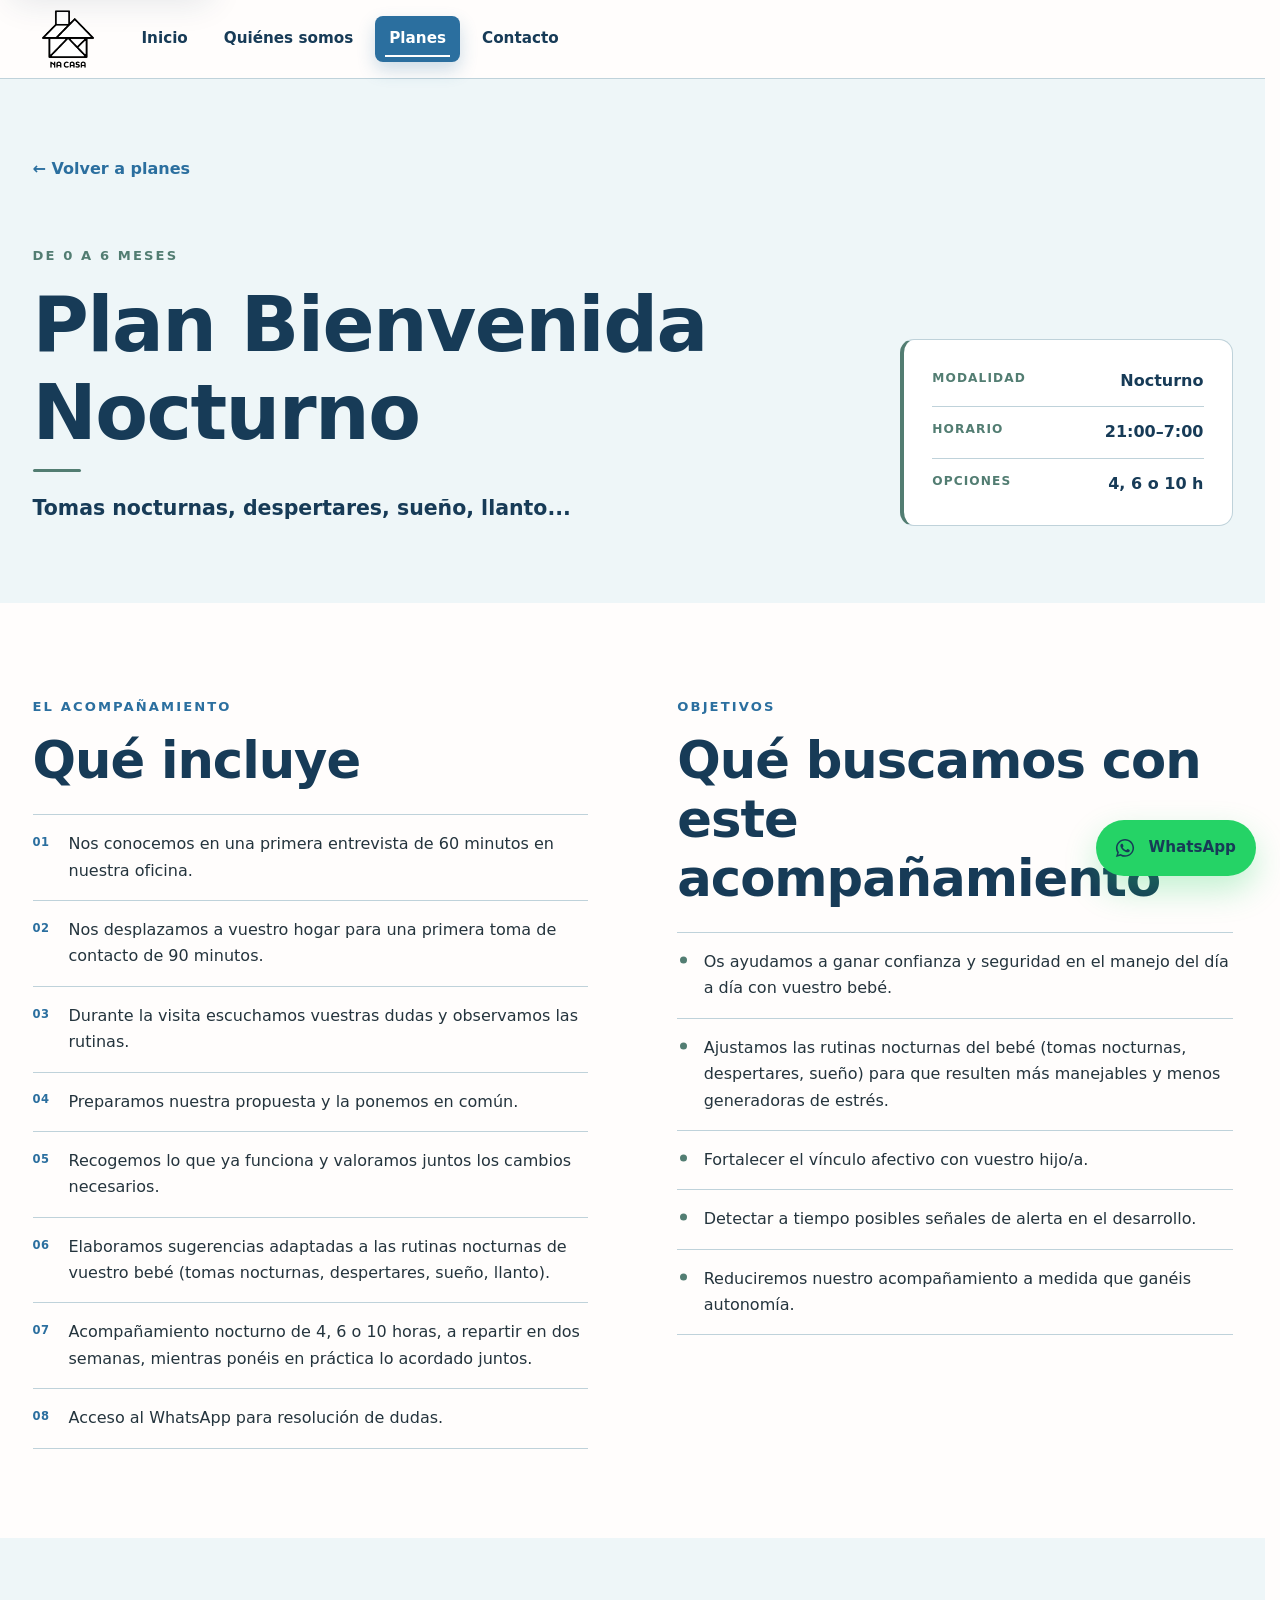
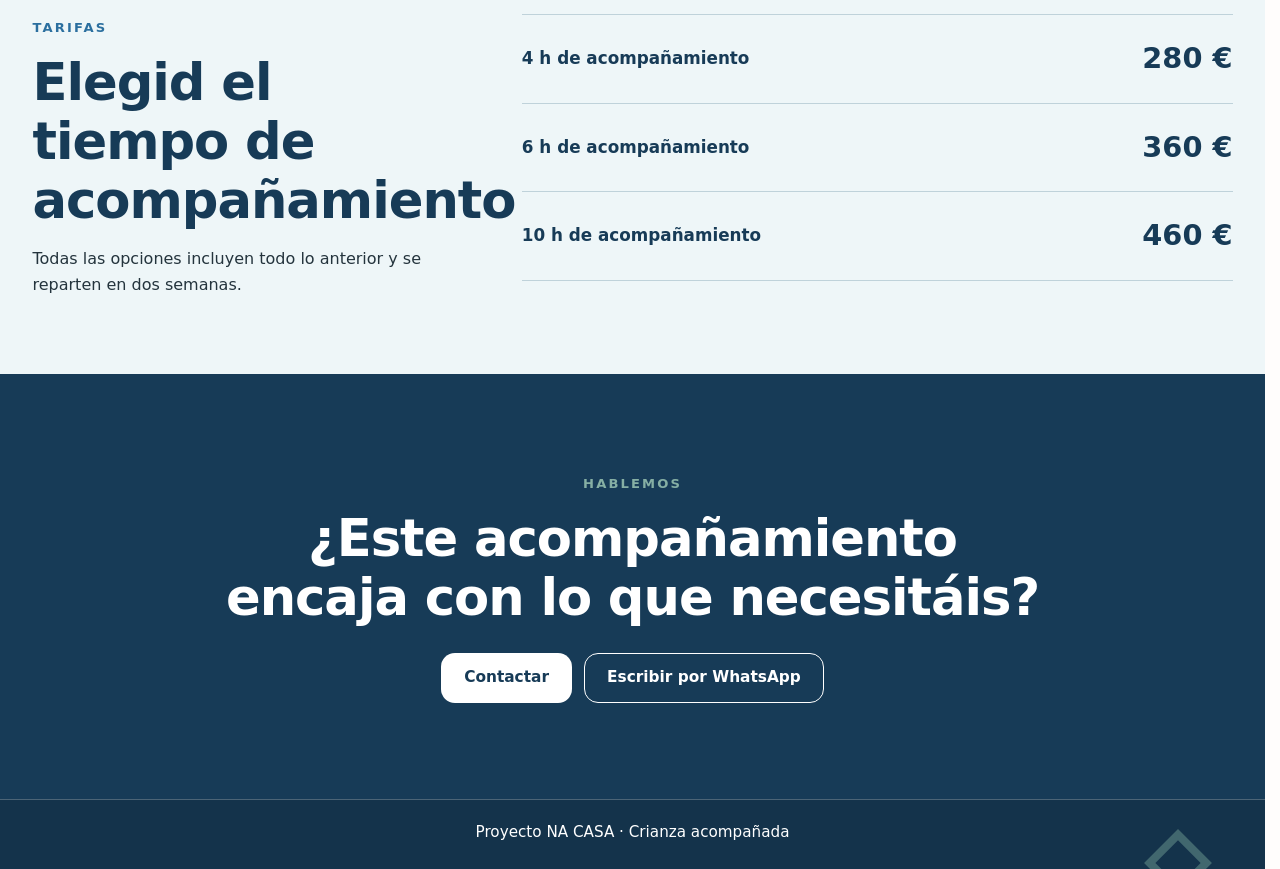
<file: plan-bienvenida-nocturno.html>
<!DOCTYPE html>
<html lang="es">
<head>
  <meta charset="UTF-8" />
  <meta name="viewport" content="width=device-width, initial-scale=1.0" />
  <title>Plan Bienvenida Nocturno | NA CASA</title>
  <meta name="description" content="Conoce el Plan Bienvenida Nocturno de NA CASA: acompañamiento en el hogar para familias con bebés de 0 a 6 meses, entre las 21:00 y las 7:00." />
  <link rel="canonical" href="https://www.somosnacasa.es/plan-bienvenida-nocturno.html" />
  <meta property="og:type" content="website" />
  <meta property="og:site_name" content="NA CASA" />
  <meta property="og:title" content="Plan Bienvenida Nocturno | NA CASA" />
  <meta property="og:description" content="Conoce el Plan Bienvenida Nocturno de NA CASA: acompañamiento en el hogar para familias con bebés de 0 a 6 meses, entre las 21:00 y las 7:00." />
  <meta property="og:url" content="https://www.somosnacasa.es/plan-bienvenida-nocturno.html" />
  <meta property="og:image" content="https://www.somosnacasa.es/img/hero.jpg" />
  <meta property="og:image:alt" content="Bebé tumbado en el suelo de su hogar" />
  <link rel="stylesheet" href="css/styles.css" />
  <link rel="icon" type="image/png" href="img/NA CASA LOGO_LOGO POSITIVO.png" />
</head>
<body class="plan-detail-page plan-detail-page--night">
  <a class="skip-link" href="#contenido-principal">Saltar al contenido</a>

  <header class="site-header">
    <div class="container header-content">
      <a href="index.html" class="logo"><img src="img/NA CASA LOGO_LOGO POSITIVO.png" alt="NA CASA" class="logo-img"></a>
      <nav class="main-nav" aria-label="Navegación principal">
        <a href="index.html">Inicio</a>
        <a href="quienes-somos.html">Quiénes somos</a>
        <a href="planes.html" class="active" aria-current="location">Planes</a>
        <a href="contacto.html">Contacto</a>
      </nav>
    </div>
  </header>

  <main id="contenido-principal">
    <section class="plan-detail-hero" aria-labelledby="titulo-plan">
      <div class="container">
        <a href="planes.html#planes-disponibles" class="plan-detail-back">← Volver a planes</a>
        <div class="plan-detail-hero__layout">
          <div>
            <p class="section-label">DE 0 A 6 MESES</p>
            <h1 id="titulo-plan">Plan Bienvenida Nocturno</h1>
            <p class="plan-detail-hero__lead">Tomas nocturnas, despertares, sueño, llanto...</p>
          </div>
          <dl class="plan-detail-summary">
            <div><dt>Modalidad</dt><dd>Nocturno</dd></div>
            <div><dt>Horario</dt><dd>21:00–7:00</dd></div>
            <div><dt>Opciones</dt><dd>4, 6 o 10 h</dd></div>
          </dl>
        </div>
      </div>
    </section>

    <section class="section plan-detail-content-section" aria-label="Contenido del Plan Bienvenida Nocturno">
      <div class="container plan-detail-content">
        <div class="plan-detail-block">
          <p class="section-label">EL ACOMPAÑAMIENTO</p>
          <h2>Qué incluye</h2>
          <ul class="plan-detail-list">
            <li>Nos conocemos en una primera entrevista de 60 minutos en nuestra oficina.</li>
            <li>Nos desplazamos a vuestro hogar para una primera toma de contacto de 90 minutos.</li>
            <li>Durante la visita escuchamos vuestras dudas y observamos las rutinas.</li>
            <li>Preparamos nuestra propuesta y la ponemos en común.</li>
            <li>Recogemos lo que ya funciona y valoramos juntos los cambios necesarios.</li>
            <li>Elaboramos sugerencias adaptadas a las rutinas nocturnas de vuestro bebé (tomas nocturnas, despertares, sueño, llanto).</li>
            <li>Acompañamiento nocturno de 4, 6 o 10 horas, a repartir en dos semanas, mientras ponéis en práctica lo acordado juntos.</li>
            <li>Acceso al WhatsApp para resolución de dudas.</li>
          </ul>
        </div>

        <div class="plan-detail-block">
          <p class="section-label">OBJETIVOS</p>
          <h2>Qué buscamos con este acompañamiento</h2>
          <ul class="plan-detail-list plan-detail-list--objectives">
            <li>Os ayudamos a ganar confianza y seguridad en el manejo del día a día con vuestro bebé.</li>
            <li>Ajustamos las rutinas nocturnas del bebé (tomas nocturnas, despertares, sueño) para que resulten más manejables y menos generadoras de estrés.</li>
            <li>Fortalecer el vínculo afectivo con vuestro hijo/a.</li>
            <li>Detectar a tiempo posibles señales de alerta en el desarrollo.</li>
            <li>Reduciremos nuestro acompañamiento a medida que ganéis autonomía.</li>
          </ul>
        </div>
      </div>
    </section>

    <section class="section section--alternate plan-detail-pricing-section" aria-labelledby="titulo-tarifas">
      <div class="container plan-detail-pricing">
        <div>
          <p class="section-label">TARIFAS</p>
          <h2 id="titulo-tarifas">Elegid el tiempo de acompañamiento</h2>
          <p>Todas las opciones incluyen todo lo anterior y se reparten en dos semanas.</p>
        </div>
        <dl class="plan-detail-rates">
          <div><dt><strong>4 h de acompañamiento</strong></dt><dd>280 €</dd></div>
          <div><dt><strong>6 h de acompañamiento</strong></dt><dd>360 €</dd></div>
          <div><dt><strong>10 h de acompañamiento</strong></dt><dd>460 €</dd></div>
        </dl>
      </div>
    </section>

    <section class="section section--deep plans-final-cta" aria-labelledby="titulo-contactar-plan">
      <div class="container plans-final-cta__content">
        <p class="section-label">HABLEMOS</p>
        <h2 id="titulo-contactar-plan">¿Este acompañamiento encaja con lo que necesitáis?</h2>
        <div class="home-actions">
          <a href="contacto.html" class="button button--light">Contactar</a>
          <a href="https://wa.me/34686826958?text=Hola%2C%20he%20visto%20la%20web%20de%20NA%20CASA%20y%20me%20gustar%C3%ADa%20recibir%20m%C3%A1s%20informaci%C3%B3n." class="button button--outline-light" target="_blank" rel="noopener noreferrer">Escribir por WhatsApp</a>
        </div>
      </div>
    </section>
  </main>

  <footer class="site-footer"><div class="container"><p>Proyecto NA CASA · Crianza acompañada</p></div></footer>

  <a class="whatsapp-float" href="https://wa.me/34686826958?text=Hola%2C%20he%20visto%20la%20web%20de%20NA%20CASA%20y%20me%20gustar%C3%ADa%20recibir%20m%C3%A1s%20informaci%C3%B3n." target="_blank" rel="noopener noreferrer" aria-label="Contactar por WhatsApp">
    <svg class="whatsapp-icon" viewBox="0 0 32 32" aria-hidden="true" focusable="false"><path d="M16.02 4.8c-6.15 0-11.15 4.97-11.15 11.08 0 2.1.6 4.15 1.73 5.92l-1.84 5.43 5.67-1.79a11.23 11.23 0 0 0 5.59 1.48c6.15 0 11.15-4.97 11.15-11.08S22.17 4.8 16.02 4.8Zm0 20.22c-1.73 0-3.42-.49-4.88-1.42l-.35-.22-3.27 1.03 1.06-3.13-.24-.38a9.02 9.02 0 0 1-1.56-5.02c0-5.06 4.14-9.18 9.24-9.18s9.24 4.12 9.24 9.18-4.14 9.14-9.24 9.14Zm5.14-6.86c-.28-.14-1.66-.81-1.92-.9-.26-.1-.45-.14-.64.14-.19.28-.74.9-.9 1.08-.17.19-.33.21-.61.07-.28-.14-1.18-.43-2.25-1.38-.83-.74-1.39-1.65-1.55-1.93-.16-.28-.02-.43.12-.57.13-.12.28-.33.42-.49.14-.16.19-.28.28-.47.09-.19.05-.35-.02-.49-.07-.14-.64-1.54-.88-2.1-.23-.56-.47-.48-.64-.49h-.55c-.19 0-.49.07-.75.35-.26.28-.99.96-.99 2.34s1.02 2.72 1.16 2.91c.14.19 2.01 3.05 4.87 4.27.68.29 1.21.47 1.63.6.68.22 1.3.19 1.79.12.55-.08 1.66-.67 1.89-1.31.23-.65.23-1.2.16-1.31-.07-.12-.26-.19-.54-.33Z" /></svg>
    <span class="whatsapp-text">WhatsApp</span>
  </a>
  <script src="js/main.js"></script>
</body>
</html>
</file>
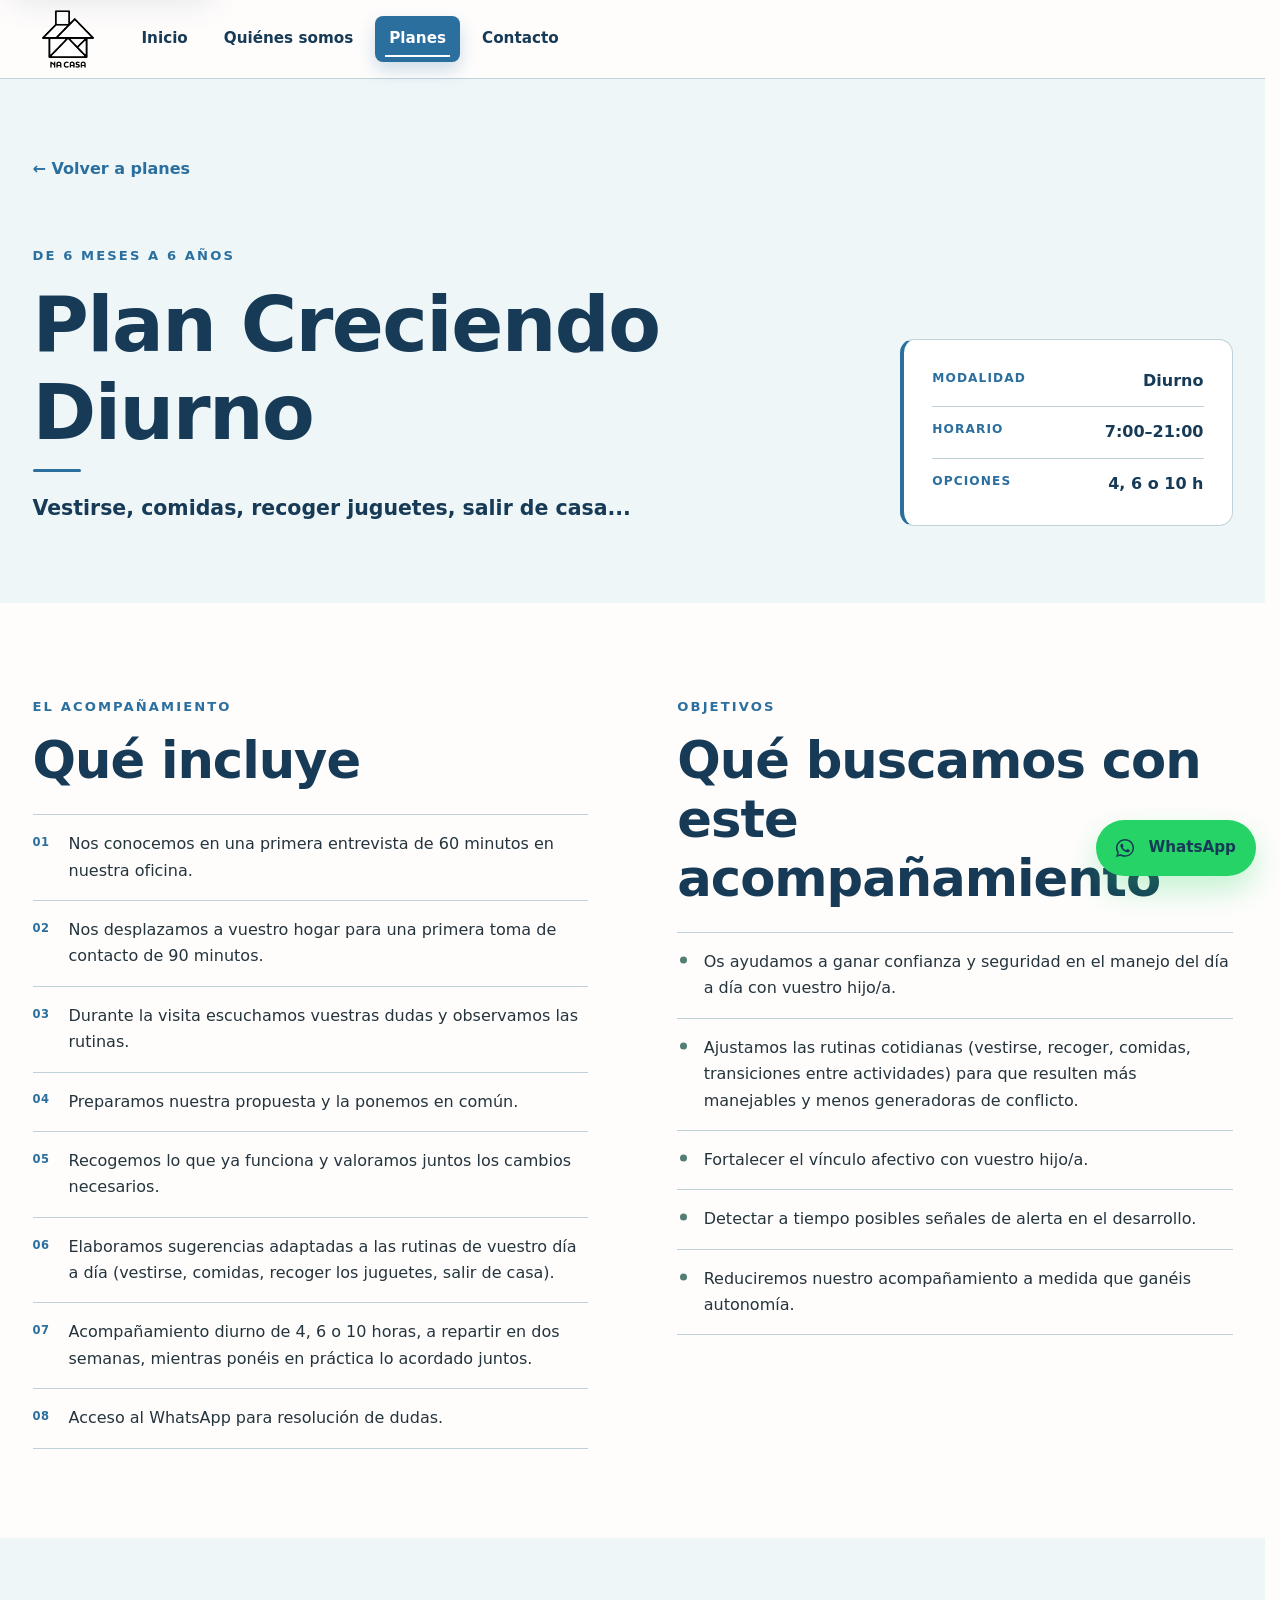
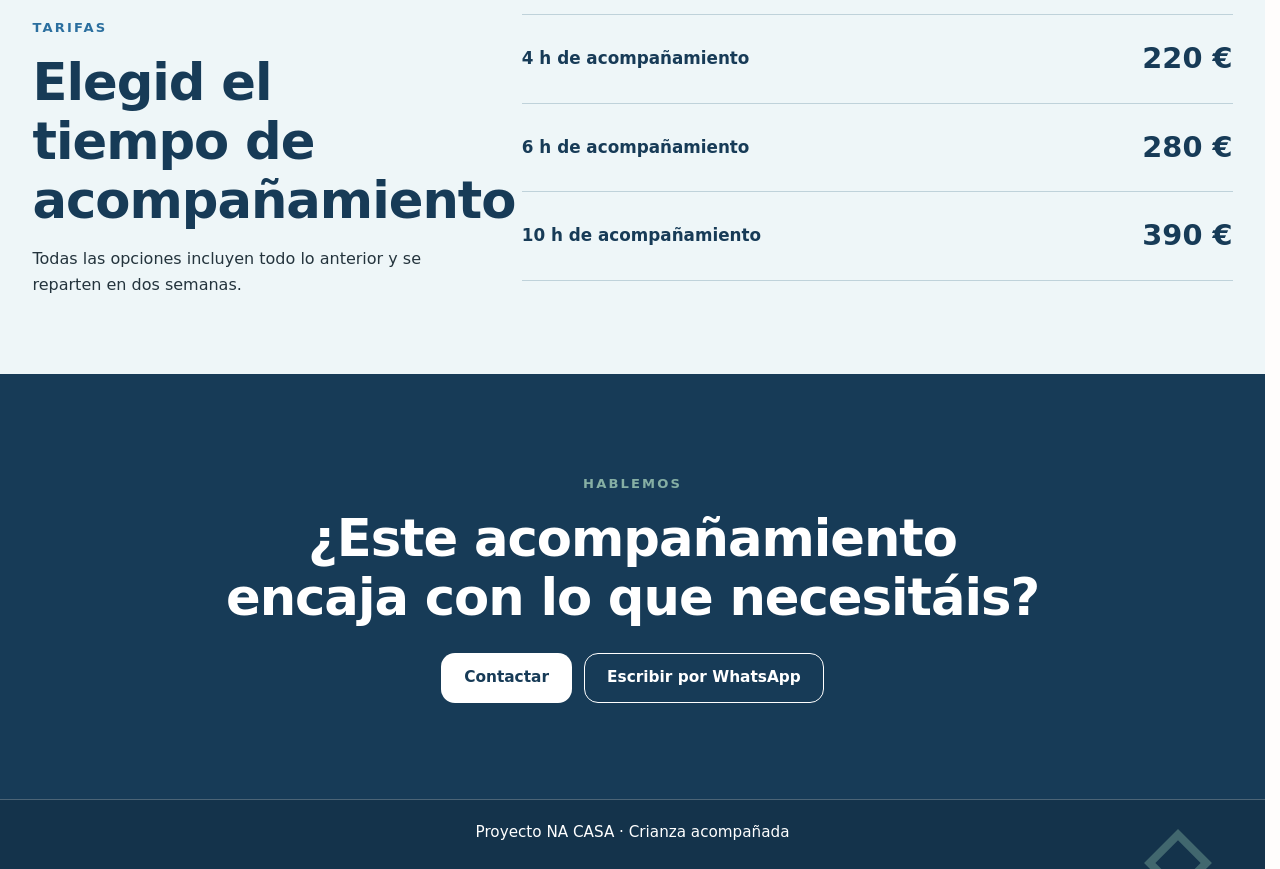
<file: plan-creciendo-diurno.html>
<!DOCTYPE html>
<html lang="es">
<head>
  <meta charset="UTF-8" />
  <meta name="viewport" content="width=device-width, initial-scale=1.0" />
  <title>Plan Creciendo Diurno | NA CASA</title>
  <meta name="description" content="Conoce el Plan Creciendo Diurno de NA CASA: acompañamiento en el hogar para familias con niños y niñas de 6 meses a 6 años, entre las 7:00 y las 21:00." />
  <link rel="canonical" href="https://www.somosnacasa.es/plan-creciendo-diurno.html" />
  <meta property="og:type" content="website" />
  <meta property="og:site_name" content="NA CASA" />
  <meta property="og:title" content="Plan Creciendo Diurno | NA CASA" />
  <meta property="og:description" content="Conoce el Plan Creciendo Diurno de NA CASA: acompañamiento en el hogar para familias con niños y niñas de 6 meses a 6 años, entre las 7:00 y las 21:00." />
  <meta property="og:url" content="https://www.somosnacasa.es/plan-creciendo-diurno.html" />
  <meta property="og:image" content="https://www.somosnacasa.es/img/hero.jpg" />
  <meta property="og:image:alt" content="Bebé tumbado en el suelo de su hogar" />
  <link rel="stylesheet" href="css/styles.css" />
  <link rel="icon" type="image/png" href="img/NA CASA LOGO_LOGO POSITIVO.png" />
</head>
<body class="plan-detail-page plan-detail-page--day">
  <a class="skip-link" href="#contenido-principal">Saltar al contenido</a>
  <header class="site-header">
    <div class="container header-content">
      <a href="index.html" class="logo"><img src="img/NA CASA LOGO_LOGO POSITIVO.png" alt="NA CASA" class="logo-img"></a>
      <nav class="main-nav" aria-label="Navegación principal">
        <a href="index.html">Inicio</a><a href="quienes-somos.html">Quiénes somos</a><a href="planes.html" class="active" aria-current="location">Planes</a><a href="contacto.html">Contacto</a>
      </nav>
    </div>
  </header>
  <main id="contenido-principal">
    <section class="plan-detail-hero" aria-labelledby="titulo-plan">
      <div class="container">
        <a href="planes.html#planes-disponibles" class="plan-detail-back">← Volver a planes</a>
        <div class="plan-detail-hero__layout">
          <div><p class="section-label">DE 6 MESES A 6 AÑOS</p><h1 id="titulo-plan">Plan Creciendo Diurno</h1><p class="plan-detail-hero__lead">Vestirse, comidas, recoger juguetes, salir de casa...</p></div>
          <dl class="plan-detail-summary"><div><dt>Modalidad</dt><dd>Diurno</dd></div><div><dt>Horario</dt><dd>7:00–21:00</dd></div><div><dt>Opciones</dt><dd>4, 6 o 10 h</dd></div></dl>
        </div>
      </div>
    </section>
    <section class="section plan-detail-content-section" aria-label="Contenido del Plan Creciendo Diurno">
      <div class="container plan-detail-content">
        <div class="plan-detail-block">
          <p class="section-label">EL ACOMPAÑAMIENTO</p><h2>Qué incluye</h2>
          <ul class="plan-detail-list">
            <li>Nos conocemos en una primera entrevista de 60 minutos en nuestra oficina.</li>
            <li>Nos desplazamos a vuestro hogar para una primera toma de contacto de 90 minutos.</li>
            <li>Durante la visita escuchamos vuestras dudas y observamos las rutinas.</li>
            <li>Preparamos nuestra propuesta y la ponemos en común.</li>
            <li>Recogemos lo que ya funciona y valoramos juntos los cambios necesarios.</li>
            <li>Elaboramos sugerencias adaptadas a las rutinas de vuestro día a día (vestirse, comidas, recoger los juguetes, salir de casa).</li>
            <li>Acompañamiento diurno de 4, 6 o 10 horas, a repartir en dos semanas, mientras ponéis en práctica lo acordado juntos.</li>
            <li>Acceso al WhatsApp para resolución de dudas.</li>
          </ul>
        </div>
        <div class="plan-detail-block">
          <p class="section-label">OBJETIVOS</p><h2>Qué buscamos con este acompañamiento</h2>
          <ul class="plan-detail-list plan-detail-list--objectives">
            <li>Os ayudamos a ganar confianza y seguridad en el manejo del día a día con vuestro hijo/a.</li>
            <li>Ajustamos las rutinas cotidianas (vestirse, recoger, comidas, transiciones entre actividades) para que resulten más manejables y menos generadoras de conflicto.</li>
            <li>Fortalecer el vínculo afectivo con vuestro hijo/a.</li>
            <li>Detectar a tiempo posibles señales de alerta en el desarrollo.</li>
            <li>Reduciremos nuestro acompañamiento a medida que ganéis autonomía.</li>
          </ul>
        </div>
      </div>
    </section>
    <section class="section section--alternate plan-detail-pricing-section" aria-labelledby="titulo-tarifas">
      <div class="container plan-detail-pricing">
        <div><p class="section-label">TARIFAS</p><h2 id="titulo-tarifas">Elegid el tiempo de acompañamiento</h2><p>Todas las opciones incluyen todo lo anterior y se reparten en dos semanas.</p></div>
        <dl class="plan-detail-rates"><div><dt><strong>4 h de acompañamiento</strong></dt><dd>220 €</dd></div><div><dt><strong>6 h de acompañamiento</strong></dt><dd>280 €</dd></div><div><dt><strong>10 h de acompañamiento</strong></dt><dd>390 €</dd></div></dl>
      </div>
    </section>
    <section class="section section--deep plans-final-cta" aria-labelledby="titulo-contactar-plan"><div class="container plans-final-cta__content"><p class="section-label">HABLEMOS</p><h2 id="titulo-contactar-plan">¿Este acompañamiento encaja con lo que necesitáis?</h2><div class="home-actions"><a href="contacto.html" class="button button--light">Contactar</a><a href="https://wa.me/34686826958?text=Hola%2C%20he%20visto%20la%20web%20de%20NA%20CASA%20y%20me%20gustar%C3%ADa%20recibir%20m%C3%A1s%20informaci%C3%B3n." class="button button--outline-light" target="_blank" rel="noopener noreferrer">Escribir por WhatsApp</a></div></div></section>
  </main>
  <footer class="site-footer"><div class="container"><p>Proyecto NA CASA · Crianza acompañada</p></div></footer>
  <a class="whatsapp-float" href="https://wa.me/34686826958?text=Hola%2C%20he%20visto%20la%20web%20de%20NA%20CASA%20y%20me%20gustar%C3%ADa%20recibir%20m%C3%A1s%20informaci%C3%B3n." target="_blank" rel="noopener noreferrer" aria-label="Contactar por WhatsApp"><svg class="whatsapp-icon" viewBox="0 0 32 32" aria-hidden="true" focusable="false"><path d="M16.02 4.8c-6.15 0-11.15 4.97-11.15 11.08 0 2.1.6 4.15 1.73 5.92l-1.84 5.43 5.67-1.79a11.23 11.23 0 0 0 5.59 1.48c6.15 0 11.15-4.97 11.15-11.08S22.17 4.8 16.02 4.8Zm0 20.22c-1.73 0-3.42-.49-4.88-1.42l-.35-.22-3.27 1.03 1.06-3.13-.24-.38a9.02 9.02 0 0 1-1.56-5.02c0-5.06 4.14-9.18 9.24-9.18s9.24 4.12 9.24 9.18-4.14 9.14-9.24 9.14Zm5.14-6.86c-.28-.14-1.66-.81-1.92-.9-.26-.1-.45-.14-.64.14-.19.28-.74.9-.9 1.08-.17.19-.33.21-.61.07-.28-.14-1.18-.43-2.25-1.38-.83-.74-1.39-1.65-1.55-1.93-.16-.28-.02-.43.12-.57.13-.12.28-.33.42-.49.14-.16.19-.28.28-.47.09-.19.05-.35-.02-.49-.07-.14-.64-1.54-.88-2.1-.23-.56-.47-.48-.64-.49h-.55c-.19 0-.49.07-.75.35-.26.28-.99.96-.99 2.34s1.02 2.72 1.16 2.91c.14.19 2.01 3.05 4.87 4.27.68.29 1.21.47 1.63.6.68.22 1.3.19 1.79.12.55-.08 1.66-.67 1.89-1.31.23-.65.23-1.2.16-1.31-.07-.12-.26-.19-.54-.33Z" /></svg><span class="whatsapp-text">WhatsApp</span></a>
  <script src="js/main.js"></script>
</body>
</html>
</file>
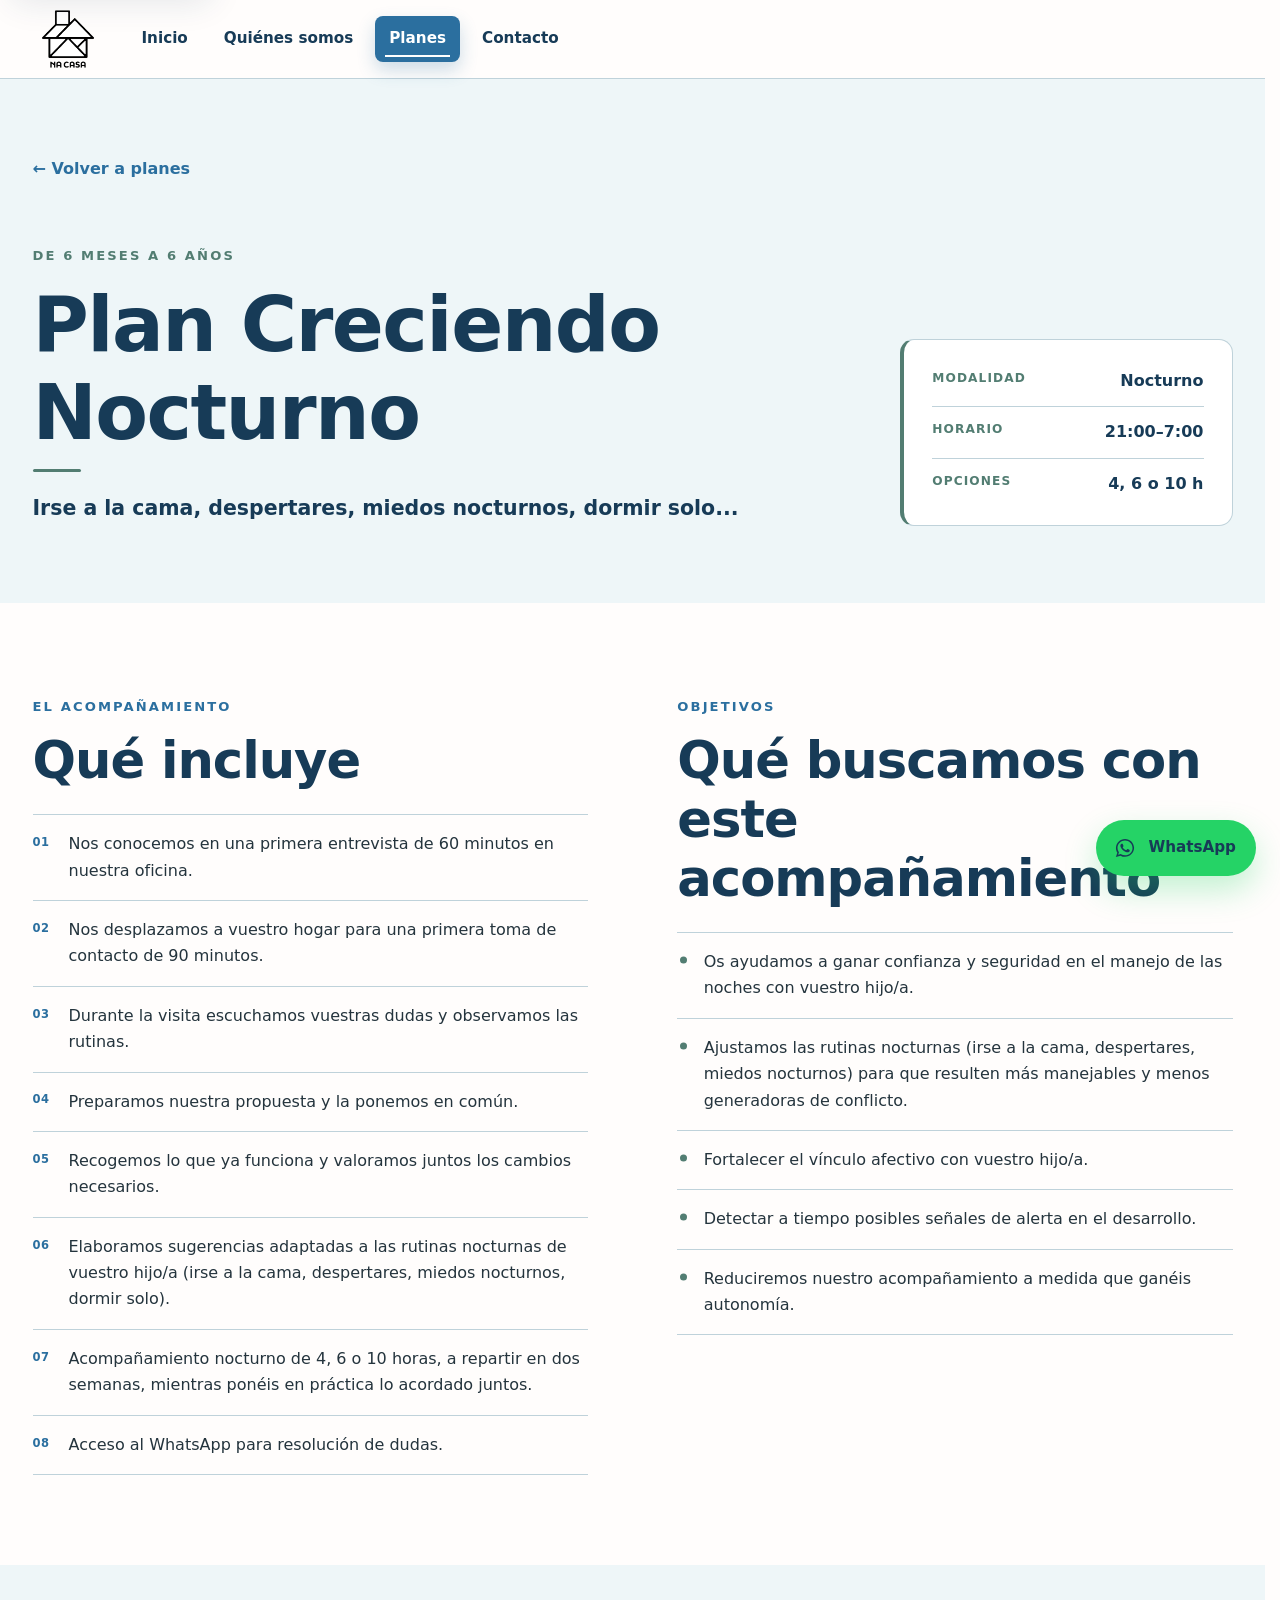
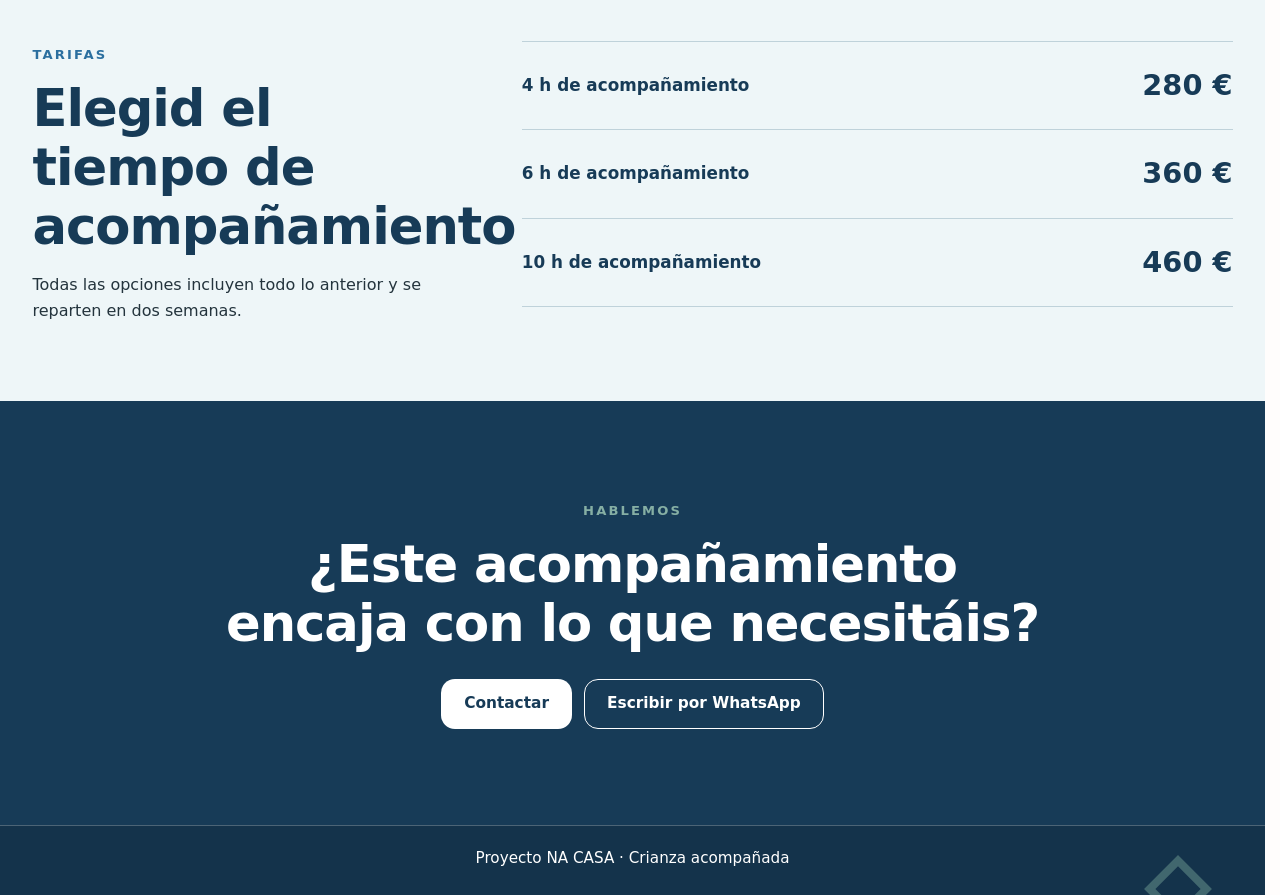
<file: plan-creciendo-nocturno.html>
<!DOCTYPE html>
<html lang="es">
<head>
  <meta charset="UTF-8" />
  <meta name="viewport" content="width=device-width, initial-scale=1.0" />
  <title>Plan Creciendo Nocturno | NA CASA</title>
  <meta name="description" content="Conoce el Plan Creciendo Nocturno de NA CASA: acompañamiento en el hogar para familias con niños y niñas de 6 meses a 6 años, entre las 21:00 y las 7:00." />
  <link rel="canonical" href="https://www.somosnacasa.es/plan-creciendo-nocturno.html" />
  <meta property="og:type" content="website" />
  <meta property="og:site_name" content="NA CASA" />
  <meta property="og:title" content="Plan Creciendo Nocturno | NA CASA" />
  <meta property="og:description" content="Conoce el Plan Creciendo Nocturno de NA CASA: acompañamiento en el hogar para familias con niños y niñas de 6 meses a 6 años, entre las 21:00 y las 7:00." />
  <meta property="og:url" content="https://www.somosnacasa.es/plan-creciendo-nocturno.html" />
  <meta property="og:image" content="https://www.somosnacasa.es/img/hero.jpg" />
  <meta property="og:image:alt" content="Bebé tumbado en el suelo de su hogar" />
  <link rel="stylesheet" href="css/styles.css" />
  <link rel="icon" type="image/png" href="img/NA CASA LOGO_LOGO POSITIVO.png" />
</head>
<body class="plan-detail-page plan-detail-page--night">
  <a class="skip-link" href="#contenido-principal">Saltar al contenido</a>
  <header class="site-header"><div class="container header-content"><a href="index.html" class="logo"><img src="img/NA CASA LOGO_LOGO POSITIVO.png" alt="NA CASA" class="logo-img"></a><nav class="main-nav" aria-label="Navegación principal"><a href="index.html">Inicio</a><a href="quienes-somos.html">Quiénes somos</a><a href="planes.html" class="active" aria-current="location">Planes</a><a href="contacto.html">Contacto</a></nav></div></header>
  <main id="contenido-principal">
    <section class="plan-detail-hero" aria-labelledby="titulo-plan"><div class="container"><a href="planes.html#planes-disponibles" class="plan-detail-back">← Volver a planes</a><div class="plan-detail-hero__layout"><div><p class="section-label">DE 6 MESES A 6 AÑOS</p><h1 id="titulo-plan">Plan Creciendo Nocturno</h1><p class="plan-detail-hero__lead">Irse a la cama, despertares, miedos nocturnos, dormir solo...</p></div><dl class="plan-detail-summary"><div><dt>Modalidad</dt><dd>Nocturno</dd></div><div><dt>Horario</dt><dd>21:00–7:00</dd></div><div><dt>Opciones</dt><dd>4, 6 o 10 h</dd></div></dl></div></div></section>
    <section class="section plan-detail-content-section" aria-label="Contenido del Plan Creciendo Nocturno">
      <div class="container plan-detail-content">
        <div class="plan-detail-block"><p class="section-label">EL ACOMPAÑAMIENTO</p><h2>Qué incluye</h2><ul class="plan-detail-list">
          <li>Nos conocemos en una primera entrevista de 60 minutos en nuestra oficina.</li>
          <li>Nos desplazamos a vuestro hogar para una primera toma de contacto de 90 minutos.</li>
          <li>Durante la visita escuchamos vuestras dudas y observamos las rutinas.</li>
          <li>Preparamos nuestra propuesta y la ponemos en común.</li>
          <li>Recogemos lo que ya funciona y valoramos juntos los cambios necesarios.</li>
          <li>Elaboramos sugerencias adaptadas a las rutinas nocturnas de vuestro hijo/a (irse a la cama, despertares, miedos nocturnos, dormir solo).</li>
          <li>Acompañamiento nocturno de 4, 6 o 10 horas, a repartir en dos semanas, mientras ponéis en práctica lo acordado juntos.</li>
          <li>Acceso al WhatsApp para resolución de dudas.</li>
        </ul></div>
        <div class="plan-detail-block"><p class="section-label">OBJETIVOS</p><h2>Qué buscamos con este acompañamiento</h2><ul class="plan-detail-list plan-detail-list--objectives">
          <li>Os ayudamos a ganar confianza y seguridad en el manejo de las noches con vuestro hijo/a.</li>
          <li>Ajustamos las rutinas nocturnas (irse a la cama, despertares, miedos nocturnos) para que resulten más manejables y menos generadoras de conflicto.</li>
          <li>Fortalecer el vínculo afectivo con vuestro hijo/a.</li>
          <li>Detectar a tiempo posibles señales de alerta en el desarrollo.</li>
          <li>Reduciremos nuestro acompañamiento a medida que ganéis autonomía.</li>
        </ul></div>
      </div>
    </section>
    <section class="section section--alternate plan-detail-pricing-section" aria-labelledby="titulo-tarifas"><div class="container plan-detail-pricing"><div><p class="section-label">TARIFAS</p><h2 id="titulo-tarifas">Elegid el tiempo de acompañamiento</h2><p>Todas las opciones incluyen todo lo anterior y se reparten en dos semanas.</p></div><dl class="plan-detail-rates"><div><dt><strong>4 h de acompañamiento</strong></dt><dd>280 €</dd></div><div><dt><strong>6 h de acompañamiento</strong></dt><dd>360 €</dd></div><div><dt><strong>10 h de acompañamiento</strong></dt><dd>460 €</dd></div></dl></div></section>
    <section class="section section--deep plans-final-cta" aria-labelledby="titulo-contactar-plan"><div class="container plans-final-cta__content"><p class="section-label">HABLEMOS</p><h2 id="titulo-contactar-plan">¿Este acompañamiento encaja con lo que necesitáis?</h2><div class="home-actions"><a href="contacto.html" class="button button--light">Contactar</a><a href="https://wa.me/34686826958?text=Hola%2C%20he%20visto%20la%20web%20de%20NA%20CASA%20y%20me%20gustar%C3%ADa%20recibir%20m%C3%A1s%20informaci%C3%B3n." class="button button--outline-light" target="_blank" rel="noopener noreferrer">Escribir por WhatsApp</a></div></div></section>
  </main>
  <footer class="site-footer"><div class="container"><p>Proyecto NA CASA · Crianza acompañada</p></div></footer>
  <a class="whatsapp-float" href="https://wa.me/34686826958?text=Hola%2C%20he%20visto%20la%20web%20de%20NA%20CASA%20y%20me%20gustar%C3%ADa%20recibir%20m%C3%A1s%20informaci%C3%B3n." target="_blank" rel="noopener noreferrer" aria-label="Contactar por WhatsApp"><svg class="whatsapp-icon" viewBox="0 0 32 32" aria-hidden="true" focusable="false"><path d="M16.02 4.8c-6.15 0-11.15 4.97-11.15 11.08 0 2.1.6 4.15 1.73 5.92l-1.84 5.43 5.67-1.79a11.23 11.23 0 0 0 5.59 1.48c6.15 0 11.15-4.97 11.15-11.08S22.17 4.8 16.02 4.8Zm0 20.22c-1.73 0-3.42-.49-4.88-1.42l-.35-.22-3.27 1.03 1.06-3.13-.24-.38a9.02 9.02 0 0 1-1.56-5.02c0-5.06 4.14-9.18 9.24-9.18s9.24 4.12 9.24 9.18-4.14 9.14-9.24 9.14Zm5.14-6.86c-.28-.14-1.66-.81-1.92-.9-.26-.1-.45-.14-.64.14-.19.28-.74.9-.9 1.08-.17.19-.33.21-.61.07-.28-.14-1.18-.43-2.25-1.38-.83-.74-1.39-1.65-1.55-1.93-.16-.28-.02-.43.12-.57.13-.12.28-.33.42-.49.14-.16.19-.28.28-.47.09-.19.05-.35-.02-.49-.07-.14-.64-1.54-.88-2.1-.23-.56-.47-.48-.64-.49h-.55c-.19 0-.49.07-.75.35-.26.28-.99.96-.99 2.34s1.02 2.72 1.16 2.91c.14.19 2.01 3.05 4.87 4.27.68.29 1.21.47 1.63.6.68.22 1.3.19 1.79.12.55-.08 1.66-.67 1.89-1.31.23-.65.23-1.2.16-1.31-.07-.12-.26-.19-.54-.33Z" /></svg><span class="whatsapp-text">WhatsApp</span></a>
  <script src="js/main.js"></script>
</body>
</html>
</file>
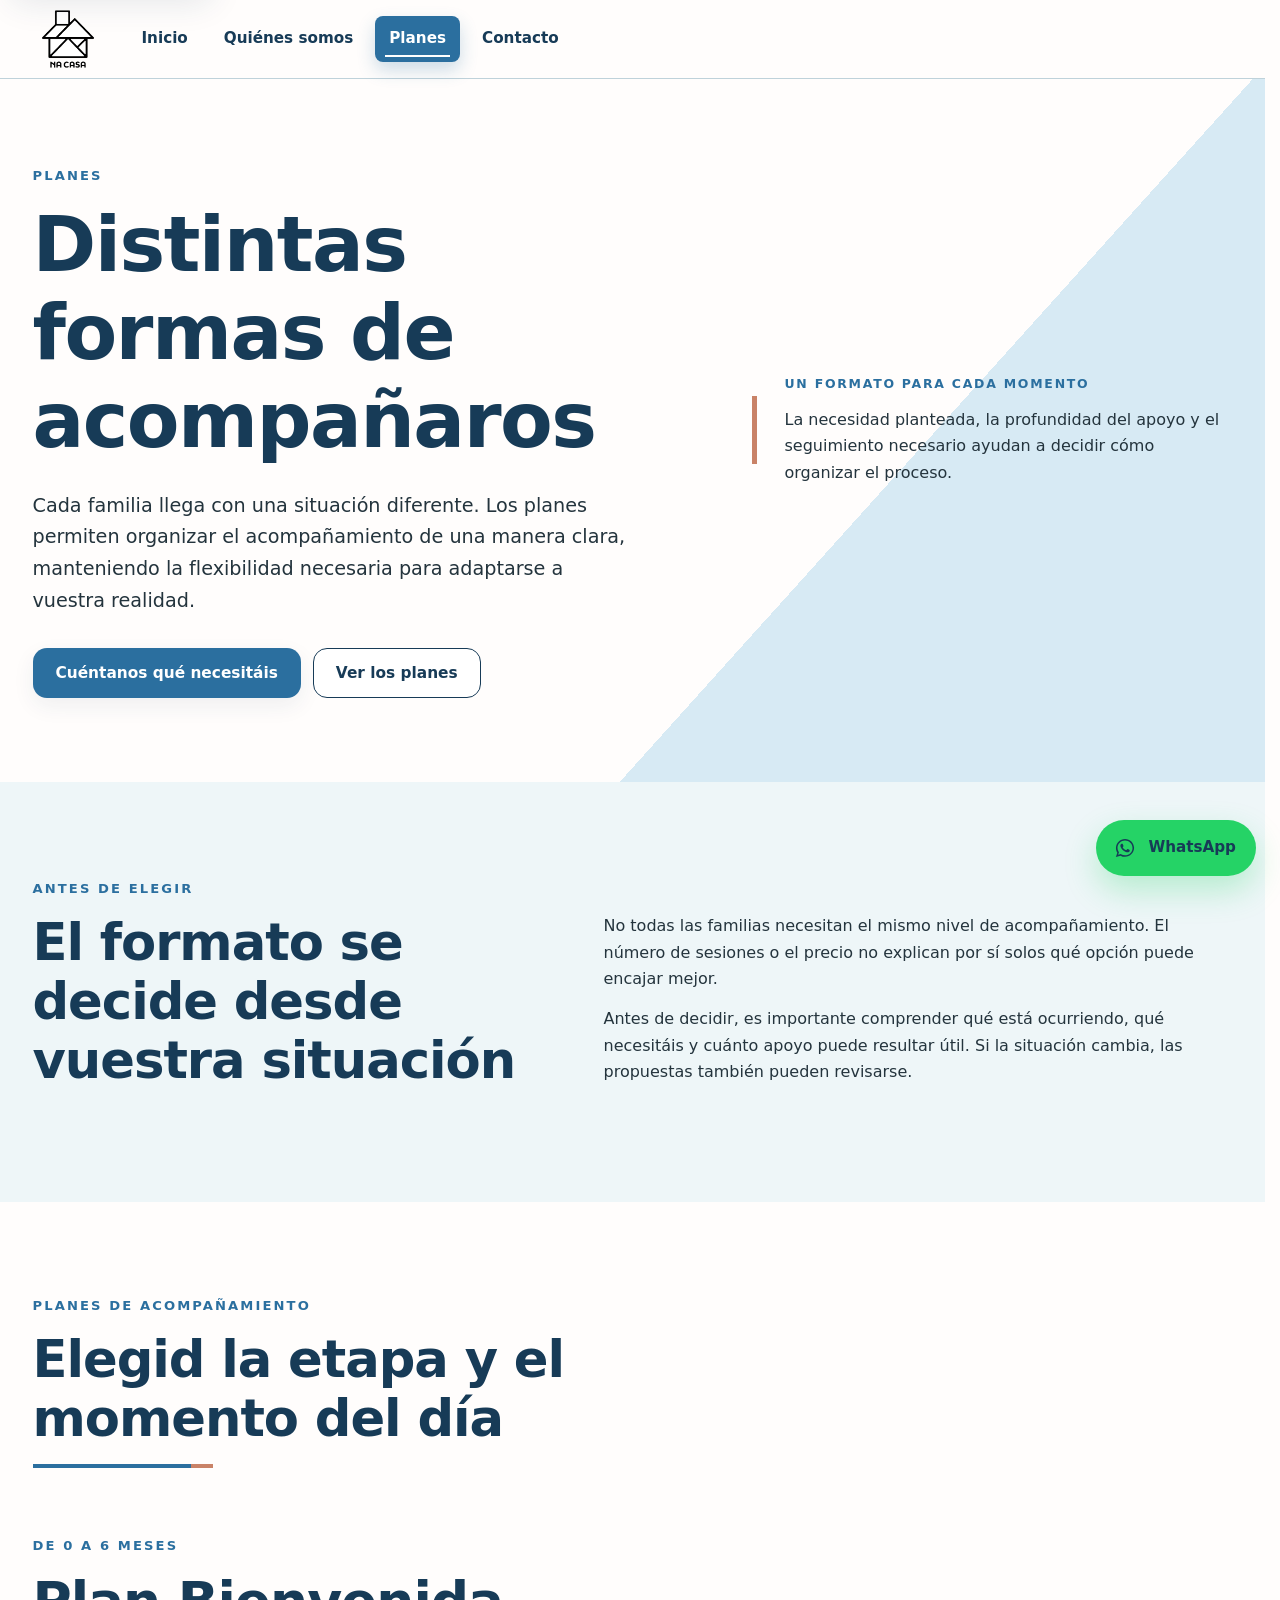
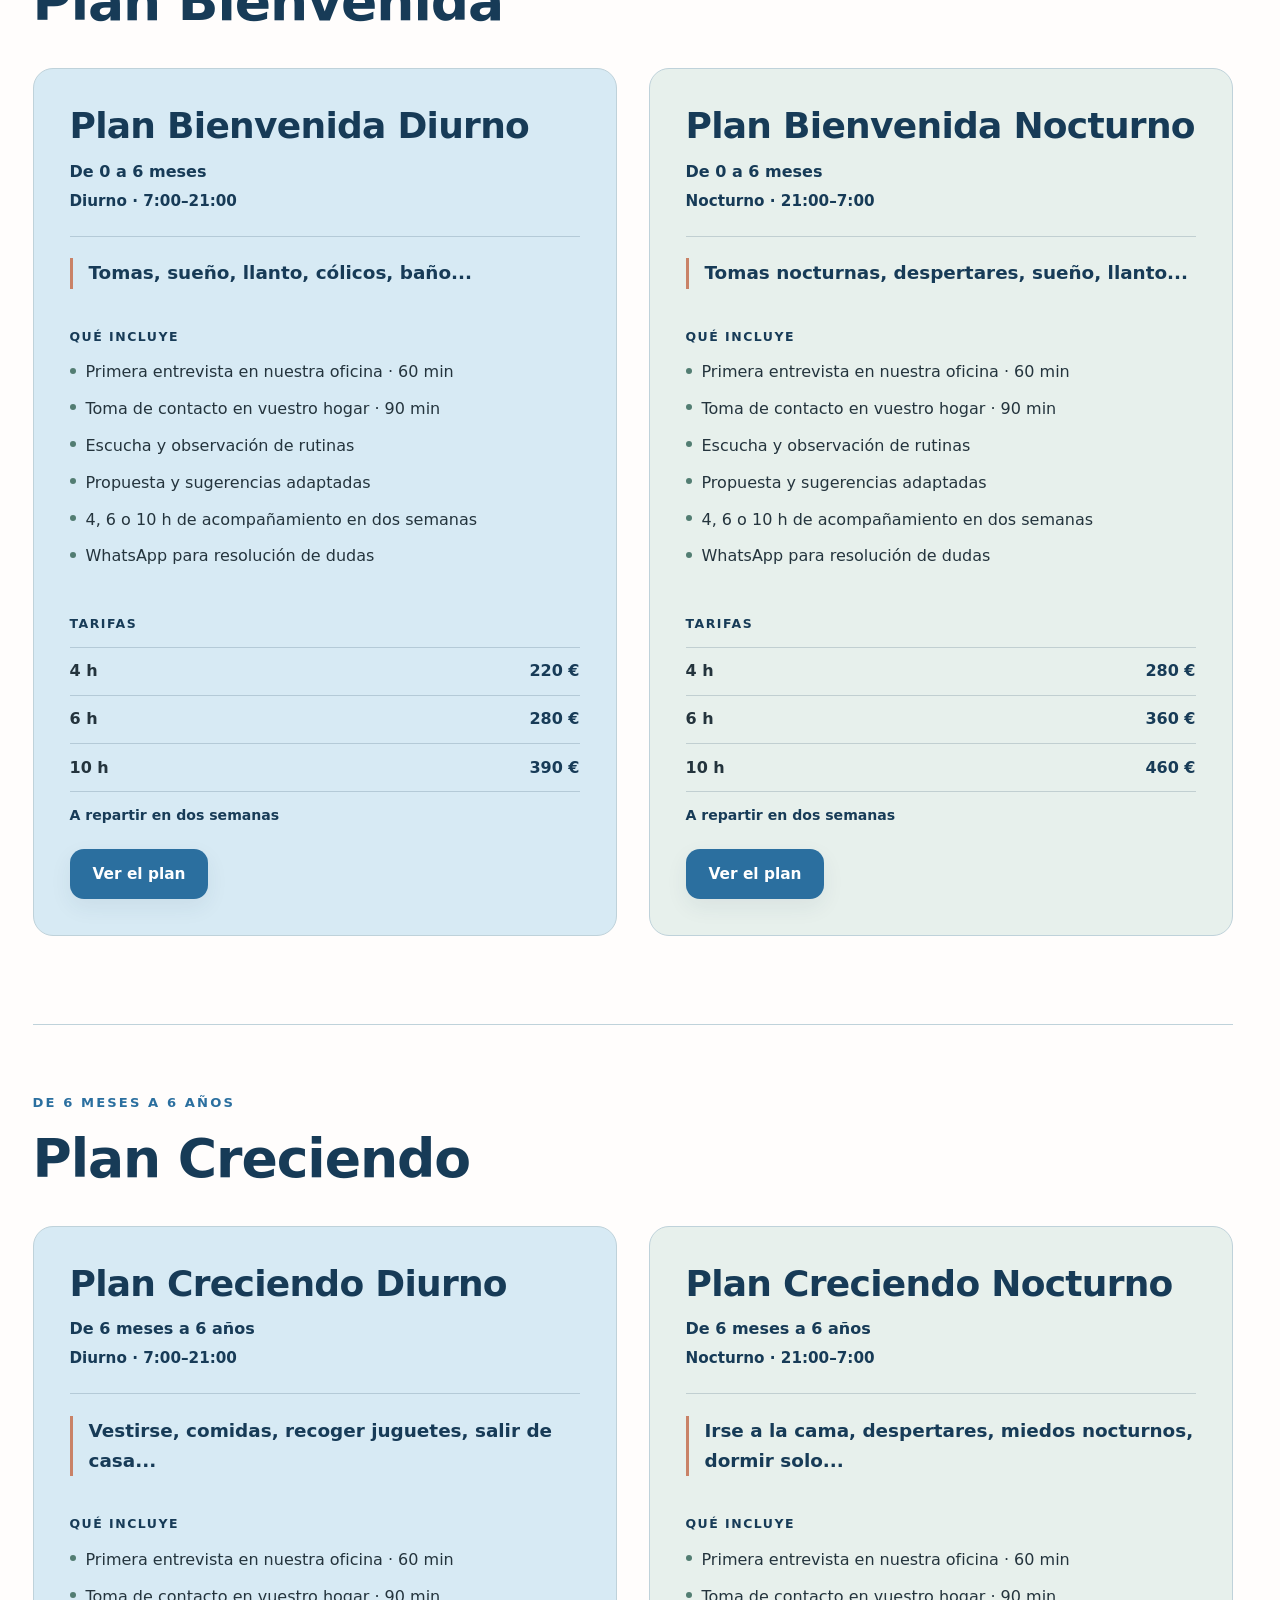
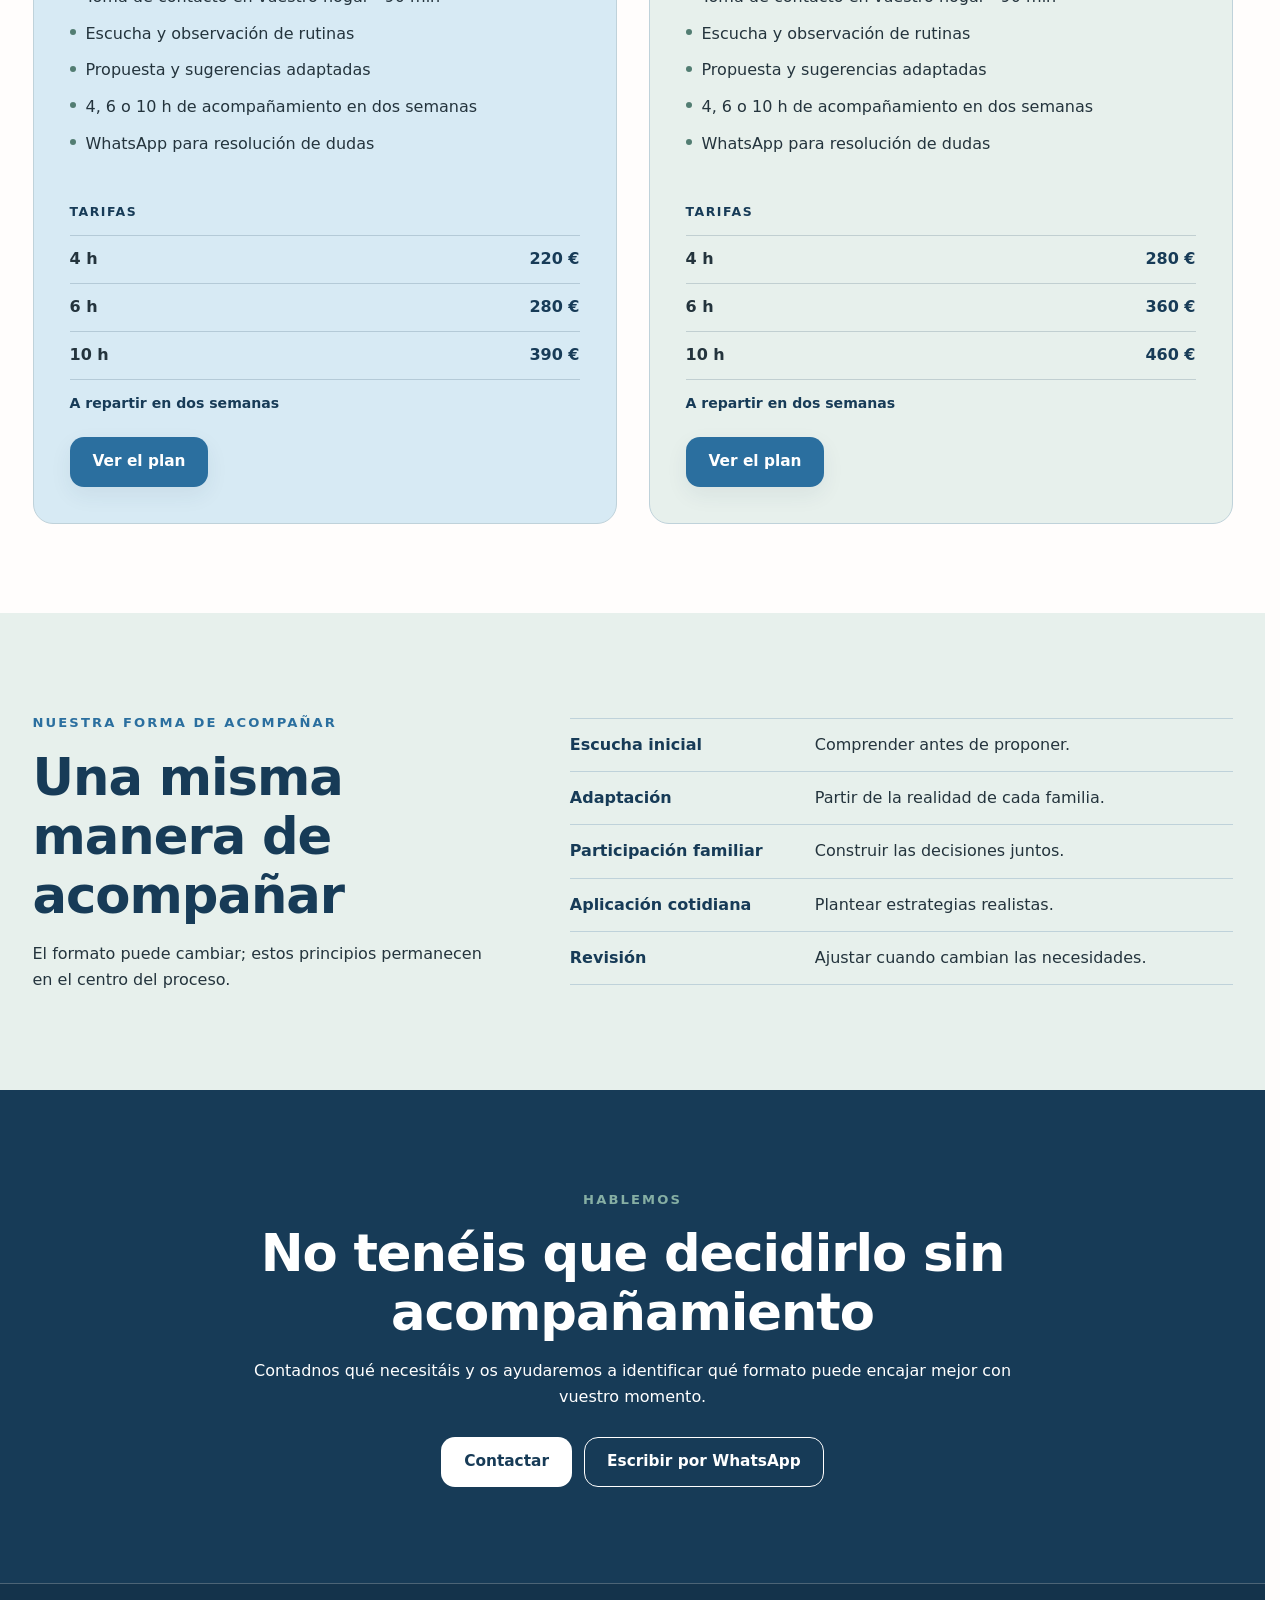
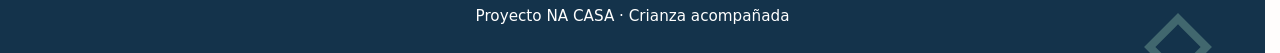
<file: planes.html>
<!DOCTYPE html>
<html lang="es">

<head>
    <meta charset="UTF-8" />
    <meta name="viewport" content="width=device-width, initial-scale=1.0" />
    <title>Planes de acompañamiento familiar | NA CASA</title>
    <meta name="description" content="Conoce los planes Bienvenida y Creciendo de NA CASA, con acompañamiento diurno o nocturno adaptado a cada etapa familiar." />
    <link rel="canonical" href="https://www.somosnacasa.es/planes.html" />
    <meta property="og:type" content="website" />
    <meta property="og:site_name" content="NA CASA" />
    <meta property="og:title" content="Planes de acompañamiento familiar | NA CASA" />
    <meta property="og:description" content="Conoce los planes Bienvenida y Creciendo de NA CASA, con acompañamiento diurno o nocturno adaptado a cada etapa familiar." />
    <meta property="og:url" content="https://www.somosnacasa.es/planes.html" />
    <meta property="og:image" content="https://www.somosnacasa.es/img/hero.jpg" />
    <meta property="og:image:alt" content="Bebé tumbado en el suelo de su hogar" />
    <link rel="stylesheet" href="css/styles.css" />
    <link rel="icon" type="image/png" href="img/NA CASA LOGO_LOGO POSITIVO.png" />
</head>

<body>
    <a class="skip-link" href="#contenido-principal">Saltar al contenido</a>

    <header class="site-header">
        <div class="container header-content">
            <a href="index.html" class="logo">
                <img src="img/NA CASA LOGO_LOGO POSITIVO.png" alt="NA CASA" class="logo-img">
            </a>

            <nav class="main-nav" aria-label="Navegación principal">
                <a href="index.html">Inicio</a>
                <a href="quienes-somos.html">Quiénes somos</a>
                <a href="planes.html" class="active" aria-current="page">Planes</a>
                <a href="contacto.html">Contacto</a>
            </nav>
        </div>
    </header>

    <main id="contenido-principal">
        <section class="plans-hero">
            <div class="container plans-hero__layout">
                <div class="plans-hero__content">
                    <p class="section-label">PLANES</p>
                    <h1>Distintas formas de acompañaros</h1>
                    <p class="plans-hero__lead">Cada familia llega con una situación diferente. Los planes permiten organizar el acompañamiento de una manera clara, manteniendo la flexibilidad necesaria para adaptarse a vuestra realidad.</p>
                    <div class="home-actions">
                        <a href="contacto.html" class="button button--primary">Cuéntanos qué necesitáis</a>
                        <a href="#planes-disponibles" class="button button--secondary">Ver los planes</a>
                    </div>
                </div>
                <div class="plans-hero__note">
                    <p class="plans-hero__note-label">UN FORMATO PARA CADA MOMENTO</p>
                    <p>La necesidad planteada, la profundidad del apoyo y el seguimiento necesario ayudan a decidir cómo organizar el proceso.</p>
                </div>
            </div>
        </section>

        <section class="section section--alternate plans-choice-section" aria-labelledby="titulo-elegir">
            <div class="container plans-choice">
                <div><p class="section-label">ANTES DE ELEGIR</p><h2 id="titulo-elegir">El formato se decide desde vuestra situación</h2></div>
                <div class="plans-choice__content">
                    <p>No todas las familias necesitan el mismo nivel de acompañamiento. El número de sesiones o el precio no explican por sí solos qué opción puede encajar mejor.</p>
                    <p>Antes de decidir, es importante comprender qué está ocurriendo, qué necesitáis y cuánto apoyo puede resultar útil. Si la situación cambia, las propuestas también pueden revisarse.</p>
                </div>
            </div>
        </section>

        <section id="planes-disponibles" class="section plans-catalog-section" aria-labelledby="titulo-planes-disponibles">
            <div class="container">
                <div class="section-heading plans-catalog-heading">
                    <p class="section-label">PLANES DE ACOMPAÑAMIENTO</p>
                    <h2 id="titulo-planes-disponibles">Elegid la etapa y el momento del día</h2>
                </div>

                <section class="plan-family-group" aria-labelledby="titulo-plan-bienvenida">
                    <div class="plan-family-group__heading">
                        <p class="section-label">DE 0 A 6 MESES</p>
                        <h2 id="titulo-plan-bienvenida">Plan Bienvenida</h2>
                    </div>
                    <div class="plan-card-grid">
                        <article class="plan-card plan-card--blue">
                            <header class="plan-card__header">
                                <h3>Plan Bienvenida Diurno</h3>
                                <p class="plan-card__age">De 0 a 6 meses</p>
                                <p class="plan-card__meta">Diurno <span aria-hidden="true">·</span> 7:00–21:00</p>
                            </header>
                            <p class="plan-card__focus">Tomas, sueño, llanto, cólicos, baño...</p>
                            <div class="plan-card__includes">
                                <h4>Qué incluye</h4>
                                <ul>
                                    <li>Primera entrevista en nuestra oficina · 60 min</li>
                                    <li>Toma de contacto en vuestro hogar · 90 min</li>
                                    <li>Escucha y observación de rutinas</li>
                                    <li>Propuesta y sugerencias adaptadas</li>
                                    <li>4, 6 o 10 h de acompañamiento en dos semanas</li>
                                    <li>WhatsApp para resolución de dudas</li>
                                </ul>
                            </div>
                            <div class="plan-card__pricing">
                                <h4>Tarifas</h4>
                                <dl>
                                    <div><dt>4 h</dt><dd>220 €</dd></div>
                                    <div><dt>6 h</dt><dd>280 €</dd></div>
                                    <div><dt>10 h</dt><dd>390 €</dd></div>
                                </dl>
                                <p>A repartir en dos semanas</p>
                            </div>
                            <a href="plan-bienvenida-diurno.html" class="button button--primary plan-card__cta">Ver el plan</a>
                        </article>

                        <article class="plan-card plan-card--sage">
                            <header class="plan-card__header">
                                <h3>Plan Bienvenida Nocturno</h3>
                                <p class="plan-card__age">De 0 a 6 meses</p>
                                <p class="plan-card__meta">Nocturno <span aria-hidden="true">·</span> 21:00–7:00</p>
                            </header>
                            <p class="plan-card__focus">Tomas nocturnas, despertares, sueño, llanto...</p>
                            <div class="plan-card__includes">
                                <h4>Qué incluye</h4>
                                <ul>
                                    <li>Primera entrevista en nuestra oficina · 60 min</li>
                                    <li>Toma de contacto en vuestro hogar · 90 min</li>
                                    <li>Escucha y observación de rutinas</li>
                                    <li>Propuesta y sugerencias adaptadas</li>
                                    <li>4, 6 o 10 h de acompañamiento en dos semanas</li>
                                    <li>WhatsApp para resolución de dudas</li>
                                </ul>
                            </div>
                            <div class="plan-card__pricing">
                                <h4>Tarifas</h4>
                                <dl>
                                    <div><dt>4 h</dt><dd>280 €</dd></div>
                                    <div><dt>6 h</dt><dd>360 €</dd></div>
                                    <div><dt>10 h</dt><dd>460 €</dd></div>
                                </dl>
                                <p>A repartir en dos semanas</p>
                            </div>
                            <a href="plan-bienvenida-nocturno.html" class="button button--primary plan-card__cta">Ver el plan</a>
                        </article>
                    </div>
                </section>

                <section class="plan-family-group" aria-labelledby="titulo-plan-creciendo">
                    <div class="plan-family-group__heading">
                        <p class="section-label">DE 6 MESES A 6 AÑOS</p>
                        <h2 id="titulo-plan-creciendo">Plan Creciendo</h2>
                    </div>
                    <div class="plan-card-grid">
                        <article class="plan-card plan-card--blue">
                            <header class="plan-card__header">
                                <h3>Plan Creciendo Diurno</h3>
                                <p class="plan-card__age">De 6 meses a 6 años</p>
                                <p class="plan-card__meta">Diurno <span aria-hidden="true">·</span> 7:00–21:00</p>
                            </header>
                            <p class="plan-card__focus">Vestirse, comidas, recoger juguetes, salir de casa...</p>
                            <div class="plan-card__includes">
                                <h4>Qué incluye</h4>
                                <ul>
                                    <li>Primera entrevista en nuestra oficina · 60 min</li>
                                    <li>Toma de contacto en vuestro hogar · 90 min</li>
                                    <li>Escucha y observación de rutinas</li>
                                    <li>Propuesta y sugerencias adaptadas</li>
                                    <li>4, 6 o 10 h de acompañamiento en dos semanas</li>
                                    <li>WhatsApp para resolución de dudas</li>
                                </ul>
                            </div>
                            <div class="plan-card__pricing">
                                <h4>Tarifas</h4>
                                <dl>
                                    <div><dt>4 h</dt><dd>220 €</dd></div>
                                    <div><dt>6 h</dt><dd>280 €</dd></div>
                                    <div><dt>10 h</dt><dd>390 €</dd></div>
                                </dl>
                                <p>A repartir en dos semanas</p>
                            </div>
                            <a href="plan-creciendo-diurno.html" class="button button--primary plan-card__cta">Ver el plan</a>
                        </article>

                        <article class="plan-card plan-card--sage">
                            <header class="plan-card__header">
                                <h3>Plan Creciendo Nocturno</h3>
                                <p class="plan-card__age">De 6 meses a 6 años</p>
                                <p class="plan-card__meta">Nocturno <span aria-hidden="true">·</span> 21:00–7:00</p>
                            </header>
                            <p class="plan-card__focus">Irse a la cama, despertares, miedos nocturnos, dormir solo...</p>
                            <div class="plan-card__includes">
                                <h4>Qué incluye</h4>
                                <ul>
                                    <li>Primera entrevista en nuestra oficina · 60 min</li>
                                    <li>Toma de contacto en vuestro hogar · 90 min</li>
                                    <li>Escucha y observación de rutinas</li>
                                    <li>Propuesta y sugerencias adaptadas</li>
                                    <li>4, 6 o 10 h de acompañamiento en dos semanas</li>
                                    <li>WhatsApp para resolución de dudas</li>
                                </ul>
                            </div>
                            <div class="plan-card__pricing">
                                <h4>Tarifas</h4>
                                <dl>
                                    <div><dt>4 h</dt><dd>280 €</dd></div>
                                    <div><dt>6 h</dt><dd>360 €</dd></div>
                                    <div><dt>10 h</dt><dd>460 €</dd></div>
                                </dl>
                                <p>A repartir en dos semanas</p>
                            </div>
                            <a href="plan-creciendo-nocturno.html" class="button button--primary plan-card__cta">Ver el plan</a>
                        </article>
                    </div>
                </section>
            </div>
        </section>

        <section class="section section--wellbeing plans-common-section" aria-labelledby="titulo-comparten">
            <div class="container plans-common">
                <div><p class="section-label">NUESTRA FORMA DE ACOMPAÑAR</p><h2 id="titulo-comparten">Una misma manera de acompañar</h2><p>El formato puede cambiar; estos principios permanecen en el centro del proceso.</p></div>
                <ul class="plans-common__list">
                    <li><strong>Escucha inicial</strong><span>Comprender antes de proponer.</span></li><li><strong>Adaptación</strong><span>Partir de la realidad de cada familia.</span></li><li><strong>Participación familiar</strong><span>Construir las decisiones juntos.</span></li><li><strong>Aplicación cotidiana</strong><span>Plantear estrategias realistas.</span></li><li><strong>Revisión</strong><span>Ajustar cuando cambian las necesidades.</span></li>
                </ul>
            </div>
        </section>

        <section class="section section--deep plans-final-cta" aria-labelledby="titulo-contactar-planes">
            <div class="container plans-final-cta__content">
                <p class="section-label">HABLEMOS</p><h2 id="titulo-contactar-planes">No tenéis que decidirlo sin acompañamiento</h2><p>Contadnos qué necesitáis y os ayudaremos a identificar qué formato puede encajar mejor con vuestro momento.</p>
                <div class="home-actions"><a href="contacto.html" class="button button--light">Contactar</a><a href="https://wa.me/34686826958?text=Hola%2C%20he%20visto%20la%20web%20de%20NA%20CASA%20y%20me%20gustar%C3%ADa%20recibir%20m%C3%A1s%20informaci%C3%B3n." class="button button--outline-light" target="_blank" rel="noopener noreferrer">Escribir por WhatsApp</a></div>
            </div>
        </section>
    </main>

    <footer class="site-footer">
        <div class="container">
            <p>Proyecto NA CASA · Crianza acompañada</p>
        </div>
    </footer>

    <a class="whatsapp-float"
        href="https://wa.me/34686826958?text=Hola%2C%20he%20visto%20la%20web%20de%20NA%20CASA%20y%20me%20gustar%C3%ADa%20recibir%20m%C3%A1s%20informaci%C3%B3n."
        target="_blank"
        rel="noopener noreferrer"
        aria-label="Contactar por WhatsApp">
        <svg class="whatsapp-icon" viewBox="0 0 32 32" aria-hidden="true" focusable="false">
            <path d="M16.02 4.8c-6.15 0-11.15 4.97-11.15 11.08 0 2.1.6 4.15 1.73 5.92l-1.84 5.43 5.67-1.79a11.23 11.23 0 0 0 5.59 1.48c6.15 0 11.15-4.97 11.15-11.08S22.17 4.8 16.02 4.8Zm0 20.22c-1.73 0-3.42-.49-4.88-1.42l-.35-.22-3.27 1.03 1.06-3.13-.24-.38a9.02 9.02 0 0 1-1.56-5.02c0-5.06 4.14-9.18 9.24-9.18s9.24 4.12 9.24 9.18-4.14 9.14-9.24 9.14Zm5.14-6.86c-.28-.14-1.66-.81-1.92-.9-.26-.1-.45-.14-.64.14-.19.28-.74.9-.9 1.08-.17.19-.33.21-.61.07-.28-.14-1.18-.43-2.25-1.38-.83-.74-1.39-1.65-1.55-1.93-.16-.28-.02-.43.12-.57.13-.12.28-.33.42-.49.14-.16.19-.28.28-.47.09-.19.05-.35-.02-.49-.07-.14-.64-1.54-.88-2.1-.23-.56-.47-.48-.64-.49h-.55c-.19 0-.49.07-.75.35-.26.28-.99.96-.99 2.34s1.02 2.72 1.16 2.91c.14.19 2.01 3.05 4.87 4.27.68.29 1.21.47 1.63.6.68.22 1.3.19 1.79.12.55-.08 1.66-.67 1.89-1.31.23-.65.23-1.2.16-1.31-.07-.12-.26-.19-.54-.33Z" />
        </svg>
        <span class="whatsapp-text">WhatsApp</span>
    </a>

    <script src="js/main.js"></script>
</body>

</html>
</file>
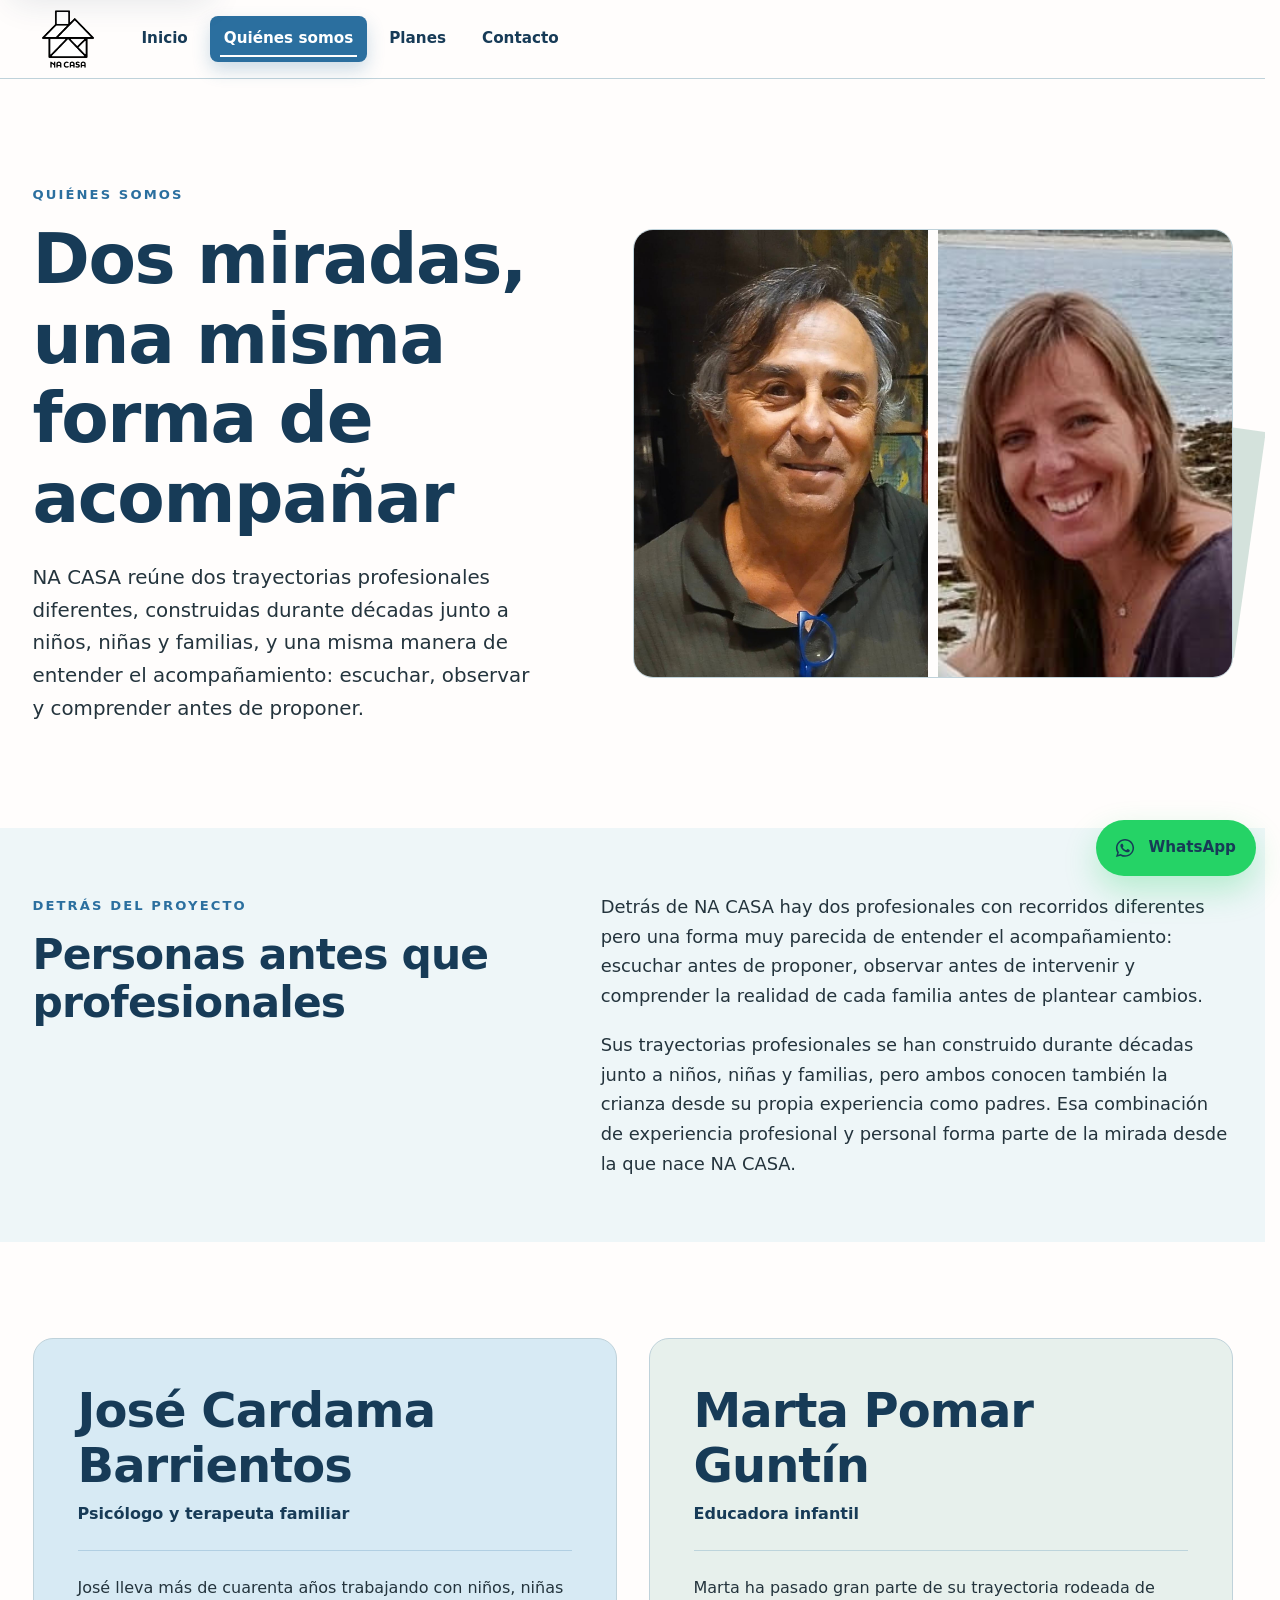
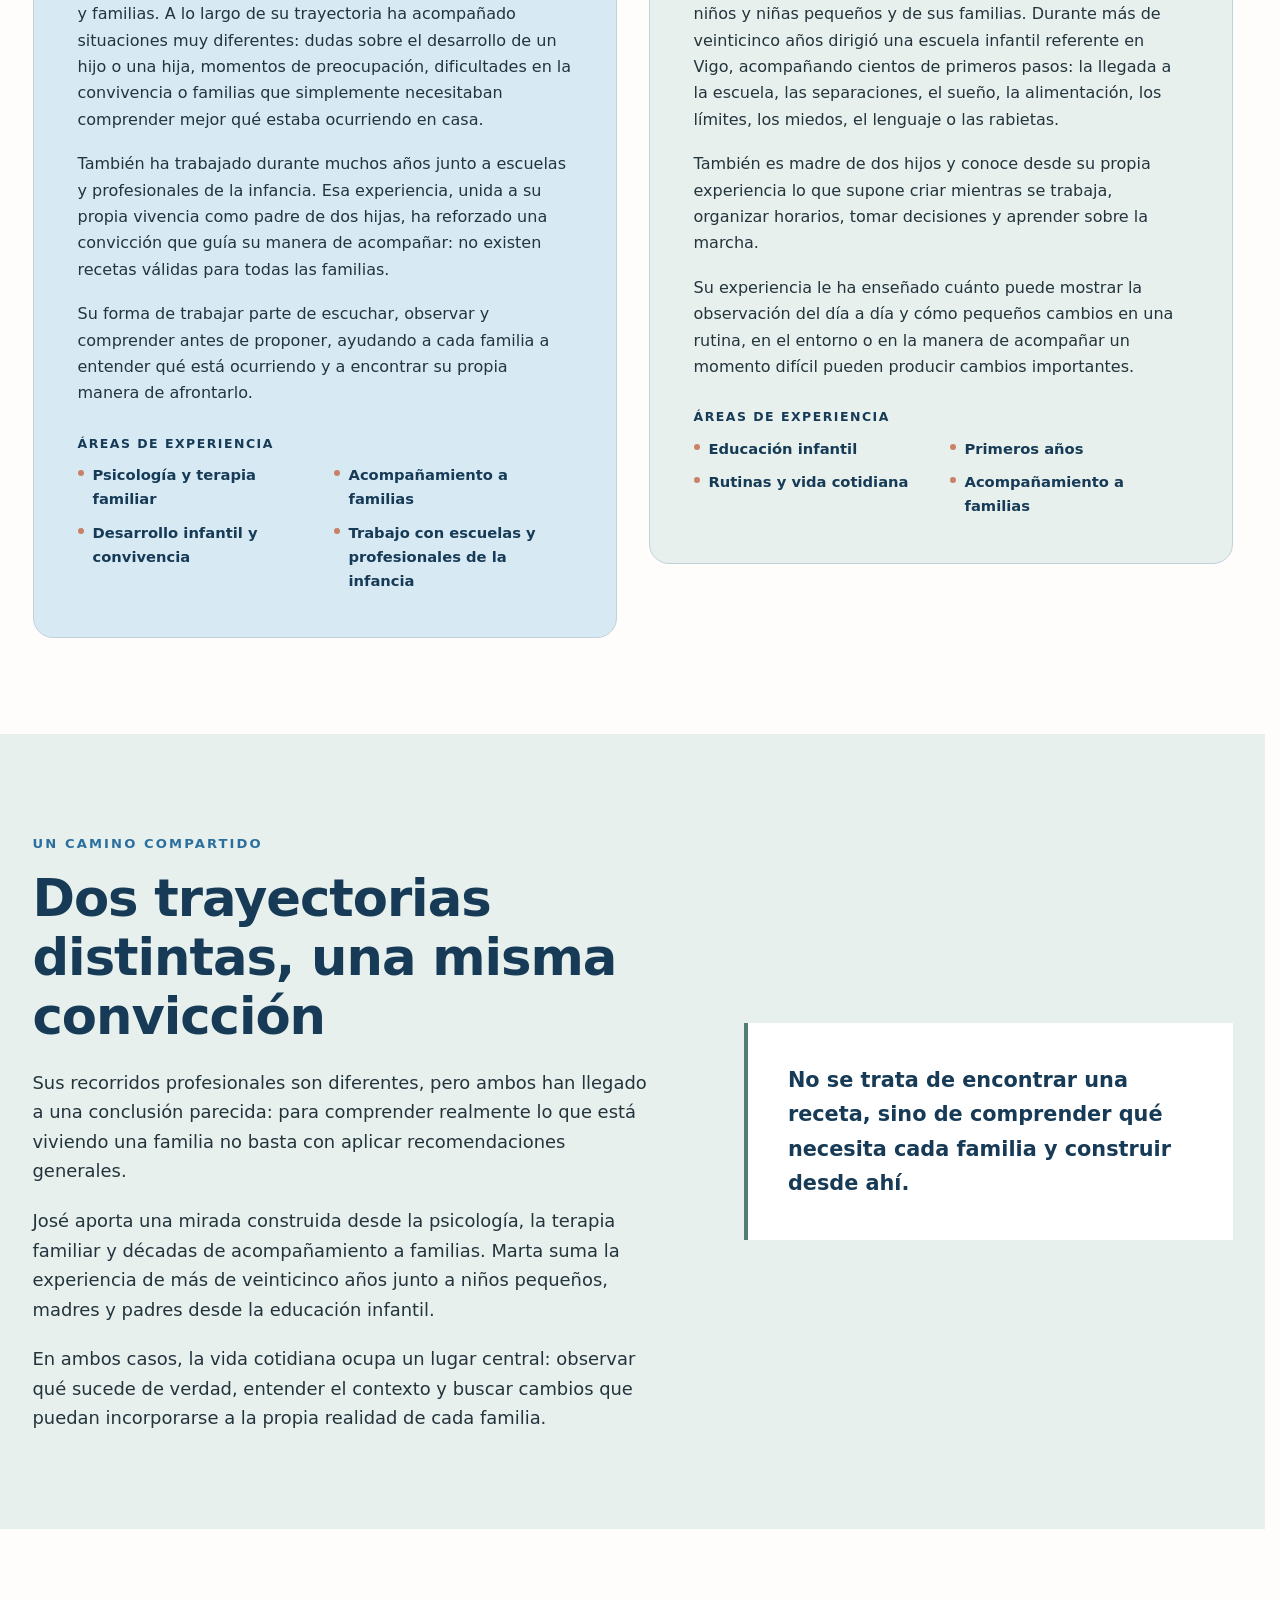
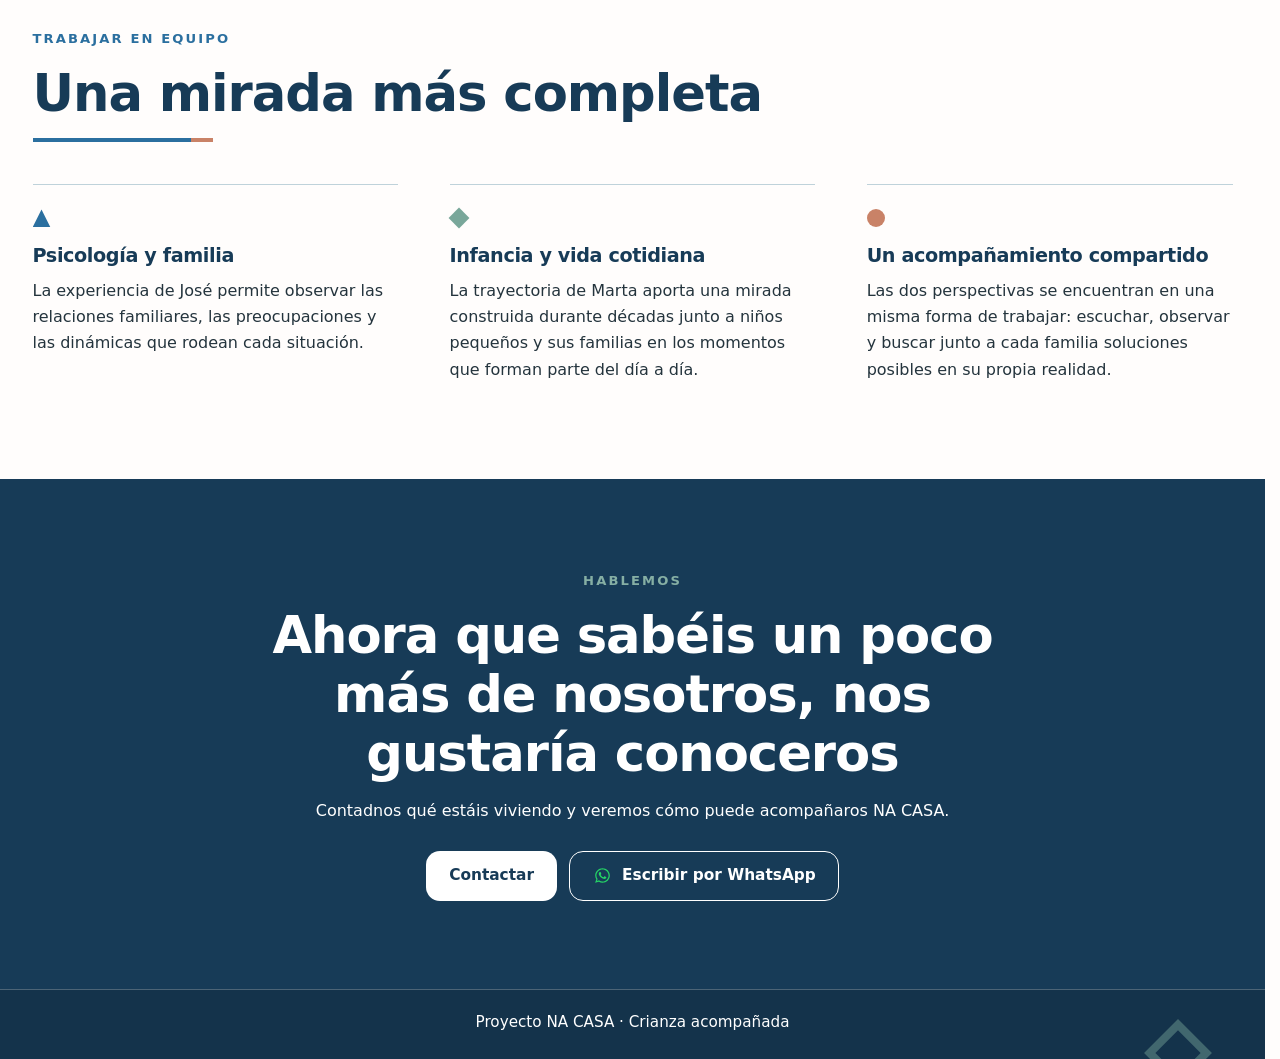
<file: quienes-somos.html>
<!DOCTYPE html>
<html lang="es">
<head>
  <meta charset="UTF-8" />
  <meta name="viewport" content="width=device-width, initial-scale=1.0" />
  <title>Quiénes somos | NA CASA</title>
  <meta
    name="description"
    content="Conoce a las personas detrás de NA CASA y la forma en que sus trayectorias se unen para acompañar a las familias desde su realidad cotidiana."
  />
  <link rel="canonical" href="https://www.somosnacasa.es/quienes-somos.html" />
  <meta property="og:type" content="website" />
  <meta property="og:site_name" content="NA CASA" />
  <meta property="og:title" content="Quiénes somos | NA CASA" />
  <meta property="og:description" content="Conoce a las personas detrás de NA CASA y la forma en que sus trayectorias se unen para acompañar a las familias desde su realidad cotidiana." />
  <meta property="og:url" content="https://www.somosnacasa.es/quienes-somos.html" />
  <meta property="og:image" content="https://www.somosnacasa.es/img/hero.jpg" />
  <meta property="og:image:alt" content="Bebé tumbado en el suelo de su hogar" />
  <link rel="stylesheet" href="css/styles.css" />
  <link rel="icon" type="image/png" href="img/NA CASA LOGO_LOGO POSITIVO.png" />
</head>
<body class="about-page">

  <a class="skip-link" href="#contenido-principal">Saltar al contenido</a>

  <header class="site-header">
    <div class="container header-content">
      <a href="index.html" class="logo">
        <img src="img/NA CASA LOGO_LOGO POSITIVO.png" alt="NA CASA" class="logo-img">
      </a>

      <nav class="main-nav" aria-label="Navegación principal">
        <a href="index.html">Inicio</a>
        <a href="quienes-somos.html" class="active" aria-current="page">Quiénes somos</a>
        <a href="planes.html">Planes</a>
        <a href="contacto.html">Contacto</a>
      </nav>
    </div>
  </header>

  <main id="contenido-principal">
    <section class="about-hero" aria-labelledby="titulo-quienes-somos">
      <div class="container about-hero__layout">
        <div class="about-hero__content">
          <p class="section-label">QUIÉNES SOMOS</p>
          <h1 id="titulo-quienes-somos">Dos miradas, una misma forma de acompañar</h1>
          <p class="about-hero__lead">NA CASA reúne dos trayectorias profesionales diferentes, construidas durante décadas junto a niños, niñas y familias, y una misma manera de entender el acompañamiento: escuchar, observar y comprender antes de proponer.</p>
        </div>

        <figure class="about-hero__media">
          <div class="about-hero__image-frame about-hero__portraits">
            <img
              class="about-hero__portrait"
              src="img/Marta.jpeg"
              alt="Marta Pomar Guntín"
              width="1165"
              height="1600"
              decoding="async"
            />
            <img
              class="about-hero__portrait"
              src="img/Jose.jpeg"
              alt="José Cardama Barrientos"
              width="291"
              height="368"
              decoding="async"
            />
          </div>
        </figure>
      </div>
    </section>

    <section class="section section--alternate about-intro-section" aria-labelledby="titulo-detras-proyecto">
      <div class="container about-intro">
        <div>
          <p class="section-label">DETRÁS DEL PROYECTO</p>
          <h2 id="titulo-detras-proyecto">Personas antes que profesionales</h2>
        </div>
        <div class="about-prose">
          <p>Detrás de NA CASA hay dos profesionales con recorridos diferentes pero una forma muy parecida de entender el acompañamiento: escuchar antes de proponer, observar antes de intervenir y comprender la realidad de cada familia antes de plantear cambios.</p>
          <p>Sus trayectorias profesionales se han construido durante décadas junto a niños, niñas y familias, pero ambos conocen también la crianza desde su propia experiencia como padres. Esa combinación de experiencia profesional y personal forma parte de la mirada desde la que nace NA CASA.</p>
        </div>
      </div>
    </section>

    <section class="section about-profiles-section" aria-label="Personas detrás de NA CASA">
      <div class="container about-profiles">
        <article class="about-profile about-profile--blue">
          <header class="about-profile__header">
            <h2>José Cardama Barrientos</h2>
            <p>Psicólogo y terapeuta familiar</p>
          </header>
          <div class="about-profile__prose">
            <p>José lleva más de cuarenta años trabajando con niños, niñas y familias. A lo largo de su trayectoria ha acompañado situaciones muy diferentes: dudas sobre el desarrollo de un hijo o una hija, momentos de preocupación, dificultades en la convivencia o familias que simplemente necesitaban comprender mejor qué estaba ocurriendo en casa.</p>
            <p>También ha trabajado durante muchos años junto a escuelas y profesionales de la infancia. Esa experiencia, unida a su propia vivencia como padre de dos hijas, ha reforzado una convicción que guía su manera de acompañar: no existen recetas válidas para todas las familias.</p>
            <p>Su forma de trabajar parte de escuchar, observar y comprender antes de proponer, ayudando a cada familia a entender qué está ocurriendo y a encontrar su propia manera de afrontarlo.</p>
          </div>
          <div class="about-profile__areas">
            <h3>Áreas de experiencia</h3>
            <ul>
              <li>Psicología y terapia familiar</li>
              <li>Acompañamiento a familias</li>
              <li>Desarrollo infantil y convivencia</li>
              <li>Trabajo con escuelas y profesionales de la infancia</li>
            </ul>
          </div>
        </article>

        <article class="about-profile about-profile--sage">
          <header class="about-profile__header">
            <h2>Marta Pomar Guntín</h2>
            <p>Educadora infantil</p>
          </header>
          <div class="about-profile__prose">
            <p>Marta ha pasado gran parte de su trayectoria rodeada de niños y niñas pequeños y de sus familias. Durante más de veinticinco años dirigió una escuela infantil referente en Vigo, acompañando cientos de primeros pasos: la llegada a la escuela, las separaciones, el sueño, la alimentación, los límites, los miedos, el lenguaje o las rabietas.</p>
            <p>También es madre de dos hijos y conoce desde su propia experiencia lo que supone criar mientras se trabaja, organizar horarios, tomar decisiones y aprender sobre la marcha.</p>
            <p>Su experiencia le ha enseñado cuánto puede mostrar la observación del día a día y cómo pequeños cambios en una rutina, en el entorno o en la manera de acompañar un momento difícil pueden producir cambios importantes.</p>
          </div>
          <div class="about-profile__areas">
            <h3>Áreas de experiencia</h3>
            <ul>
              <li>Educación infantil</li>
              <li>Primeros años</li>
              <li>Rutinas y vida cotidiana</li>
              <li>Acompañamiento a familias</li>
            </ul>
          </div>
        </article>
      </div>
    </section>

    <section class="section section--wellbeing about-journey-section" aria-labelledby="titulo-camino-compartido">
      <div class="container about-journey">
        <div class="about-journey__content">
          <p class="section-label">UN CAMINO COMPARTIDO</p>
          <h2 id="titulo-camino-compartido">Dos trayectorias distintas, una misma convicción</h2>
          <div class="about-prose">
            <p>Sus recorridos profesionales son diferentes, pero ambos han llegado a una conclusión parecida: para comprender realmente lo que está viviendo una familia no basta con aplicar recomendaciones generales.</p>
            <p>José aporta una mirada construida desde la psicología, la terapia familiar y décadas de acompañamiento a familias. Marta suma la experiencia de más de veinticinco años junto a niños pequeños, madres y padres desde la educación infantil.</p>
            <p>En ambos casos, la vida cotidiana ocupa un lugar central: observar qué sucede de verdad, entender el contexto y buscar cambios que puedan incorporarse a la propia realidad de cada familia.</p>
          </div>
        </div>
        <aside class="about-journey__note" aria-label="Principio de acompañamiento compartido">
          <p>No se trata de encontrar una receta, sino de comprender qué necesita cada familia y construir desde ahí.</p>
        </aside>
      </div>
    </section>

    <section class="section about-together-section" aria-labelledby="titulo-trabajar-equipo">
      <div class="container">
        <div class="section-heading home-heading">
          <p class="section-label">TRABAJAR EN EQUIPO</p>
          <h2 id="titulo-trabajar-equipo">Una mirada más completa</h2>
        </div>
        <div class="about-together">
          <article>
            <span class="about-together__mark about-together__mark--blue" aria-hidden="true"></span>
            <h3>Psicología y familia</h3>
            <p>La experiencia de José permite observar las relaciones familiares, las preocupaciones y las dinámicas que rodean cada situación.</p>
          </article>
          <article>
            <span class="about-together__mark about-together__mark--sage" aria-hidden="true"></span>
            <h3>Infancia y vida cotidiana</h3>
            <p>La trayectoria de Marta aporta una mirada construida durante décadas junto a niños pequeños y sus familias en los momentos que forman parte del día a día.</p>
          </article>
          <article>
            <span class="about-together__mark about-together__mark--human" aria-hidden="true"></span>
            <h3>Un acompañamiento compartido</h3>
            <p>Las dos perspectivas se encuentran en una misma forma de trabajar: escuchar, observar y buscar junto a cada familia soluciones posibles en su propia realidad.</p>
          </article>
        </div>
      </div>
    </section>

    <section class="section section--deep project-final-cta" aria-labelledby="titulo-contactar-equipo">
      <div class="container project-final-cta__content">
        <p class="section-label">HABLEMOS</p>
        <h2 id="titulo-contactar-equipo">Ahora que sabéis un poco más de nosotros, nos gustaría conoceros</h2>
        <p>Contadnos qué estáis viviendo y veremos cómo puede acompañaros NA CASA.</p>
        <div class="home-actions">
          <a href="contacto.html" class="button button--light">Contactar</a>
          <a href="https://wa.me/34686826958?text=Hola%2C%20he%20visto%20la%20web%20de%20NA%20CASA%20y%20me%20gustar%C3%ADa%20recibir%20m%C3%A1s%20informaci%C3%B3n."
             class="button button--outline-light" target="_blank" rel="noopener noreferrer">
            <svg class="button-whatsapp-icon" viewBox="0 0 32 32" aria-hidden="true" focusable="false">
              <path d="M16.02 4.8c-6.15 0-11.15 4.97-11.15 11.08 0 2.1.6 4.15 1.73 5.92l-1.84 5.43 5.67-1.79a11.23 11.23 0 0 0 5.59 1.48c6.15 0 11.15-4.97 11.15-11.08S22.17 4.8 16.02 4.8Zm0 20.22c-1.73 0-3.42-.49-4.88-1.42l-.35-.22-3.27 1.03 1.06-3.13-.24-.38a9.02 9.02 0 0 1-1.56-5.02c0-5.06 4.14-9.18 9.24-9.18s9.24 4.12 9.24 9.18-4.14 9.14-9.24 9.14Zm5.14-6.86c-.28-.14-1.66-.81-1.92-.9-.26-.1-.45-.14-.64.14-.19.28-.74.9-.9 1.08-.17.19-.33.21-.61.07-.28-.14-1.18-.43-2.25-1.38-.83-.74-1.39-1.65-1.55-1.93-.16-.28-.02-.43.12-.57.13-.12.28-.33.42-.49.14-.16.19-.28.28-.47.09-.19.05-.35-.02-.49-.07-.14-.64-1.54-.88-2.1-.23-.56-.47-.48-.64-.49h-.55c-.19 0-.49.07-.75.35-.26.28-.99.96-.99 2.34s1.02 2.72 1.16 2.91c.14.19 2.01 3.05 4.87 4.27.68.29 1.21.47 1.63.6.68.22 1.3.19 1.79.12.55-.08 1.66-.67 1.89-1.31.23-.65.23-1.2.16-1.31-.07-.12-.26-.19-.54-.33Z" />
            </svg>
            <span>Escribir por WhatsApp</span>
          </a>
        </div>
      </div>
    </section>
  </main>

  <footer class="site-footer">
    <div class="container">
      <p>Proyecto NA CASA · Crianza acompañada</p>
    </div>
  </footer>

  <a class="whatsapp-float"
     href="https://wa.me/34686826958?text=Hola%2C%20he%20visto%20la%20web%20de%20NA%20CASA%20y%20me%20gustar%C3%ADa%20recibir%20m%C3%A1s%20informaci%C3%B3n."
     target="_blank"
     rel="noopener noreferrer"
     aria-label="Contactar por WhatsApp">
    <svg class="whatsapp-icon" viewBox="0 0 32 32" aria-hidden="true" focusable="false">
      <path d="M16.02 4.8c-6.15 0-11.15 4.97-11.15 11.08 0 2.1.6 4.15 1.73 5.92l-1.84 5.43 5.67-1.79a11.23 11.23 0 0 0 5.59 1.48c6.15 0 11.15-4.97 11.15-11.08S22.17 4.8 16.02 4.8Zm0 20.22c-1.73 0-3.42-.49-4.88-1.42l-.35-.22-3.27 1.03 1.06-3.13-.24-.38a9.02 9.02 0 0 1-1.56-5.02c0-5.06 4.14-9.18 9.24-9.18s9.24 4.12 9.24 9.18-4.14 9.14-9.24 9.14Zm5.14-6.86c-.28-.14-1.66-.81-1.92-.9-.26-.1-.45-.14-.64.14-.19.28-.74.9-.9 1.08-.17.19-.33.21-.61.07-.28-.14-1.18-.43-2.25-1.38-.83-.74-1.39-1.65-1.55-1.93-.16-.28-.02-.43.12-.57.13-.12.28-.33.42-.49.14-.16.19-.28.28-.47.09-.19.05-.35-.02-.49-.07-.14-.64-1.54-.88-2.1-.23-.56-.47-.48-.64-.49h-.55c-.19 0-.49.07-.75.35-.26.28-.99.96-.99 2.34s1.02 2.72 1.16 2.91c.14.19 2.01 3.05 4.87 4.27.68.29 1.21.47 1.63.6.68.22 1.3.19 1.79.12.55-.08 1.66-.67 1.89-1.31.23-.65.23-1.2.16-1.31-.07-.12-.26-.19-.54-.33Z" />
    </svg>
    <span class="whatsapp-text">WhatsApp</span>
  </a>

  <script src="js/main.js"></script>
</body>
</html>
</file>
<file: css/styles.css>
:root {
  --color-background: #fffdfc;
  --color-surface: #ffffff;
  --color-surface-alt: #eef6f8;
  --color-card-blue: #d7eaf4;
  --color-card-wellbeing: #e7f0ec;
  --color-primary: #2b6f9f;
  --color-primary-hover: #245d86;
  --color-primary-deep: #173b57;
  --color-sage: #527d72;
  --color-sage-soft: #79a79a;
  --color-human: #c98267;
  --color-text: #24343d;
  --color-text-heading: #173b57;
  --color-text-inverse: #ffffff;
  --color-border: #bfd2da;
  --color-focus: #2b6f9f;
  --color-focus-ring: rgba(43, 111, 159, 0.2);
  --color-header: rgba(255, 253, 252, 0.94);
  --color-primary-shadow: rgba(43, 111, 159, 0.24);
  --font-body: system-ui, -apple-system, BlinkMacSystemFont, "Segoe UI", sans-serif;
  --font-heading: system-ui, -apple-system, BlinkMacSystemFont, "Segoe UI", sans-serif;
  --container-max: 1200px;
  --space-section: clamp(4rem, 8vw, 6rem);
  --space-section-compact: clamp(2.5rem, 5vw, 4rem);
  --space-card: clamp(1.25rem, 3vw, 1.75rem);
  --gap-layout: clamp(1.25rem, 3vw, 2.625rem);
  --radius-small: 8px;
  --radius-medium: 14px;
  --radius-large: 20px;
  --radius-pill: 999px;
  --shadow-small: 0 8px 22px rgba(23, 59, 87, 0.07);
  --shadow-medium: 0 14px 34px rgba(23, 59, 87, 0.12);
  --transition-fast: 180ms ease;
  --control-height: 50px;
  --header-height: 76px;
  --z-header: 1000;
  --z-floating: 900;
  --z-skip-link: 2000;
}

/* Planes */
.plans-hero { padding: clamp(3.5rem, 6.5vw, 5.75rem) 0; background: linear-gradient(132deg, var(--color-background) 0 66%, var(--color-card-blue) 66% 100%); }
.plans-hero__layout { display: grid; grid-template-columns: minmax(0, 1.06fr) minmax(320px, 0.94fr); gap: clamp(2.5rem, 5vw, 4.25rem); align-items: center; }
.plans-hero__content h1 { max-width: 12ch; margin-bottom: 24px; font-size: clamp(2.8rem, 6vw, 5rem); }
.plans-hero__lead { max-width: 64ch; font-size: clamp(1.05rem, 1.5vw, 1.2rem); }
.plans-hero__note { position: relative; width: min(100%, 480px); justify-self: end; padding: 0.75rem 0 0.75rem clamp(1.25rem, 3vw, 2rem); background: transparent; }
.plans-hero__note::before { content: ""; position: absolute; top: 50%; left: 0; width: 5px; height: clamp(54px, 6vw, 68px); background: var(--color-human); transform: translateY(-50%); }
.plans-hero__note-label { margin-bottom: 12px; color: var(--color-primary); font-size: 0.78rem; font-weight: 800; letter-spacing: 0.14em; }
.plans-choice-section { padding-block: clamp(3rem, 5vw, 4.5rem); }
.plans-choice { display: grid; grid-template-columns: minmax(0, 0.88fr) minmax(0, 1.12fr); grid-template-areas: "label ." "title content"; column-gap: clamp(2rem, 6vw, 5rem); align-items: start; }
.plans-choice > div:first-child { display: contents; }
.plans-choice .section-label { grid-area: label; }
.plans-choice h2 { grid-area: title; }
.plans-choice__content { grid-area: content; max-width: 650px; }
.plans-common, .plans-related { display: grid; grid-template-columns: minmax(0, 0.88fr) minmax(0, 1.12fr); gap: clamp(2rem, 6vw, 5rem); align-items: start; }
.plans-choice__content p + p { margin-top: 14px; }
.plans-process-section { padding-block: clamp(3.25rem, 5vw, 4.5rem); background: var(--color-background); }
.plans-heading { max-width: 760px; margin-bottom: clamp(1.5rem, 3vw, 2rem); }
.plans-process-section .process-list { position: relative; margin: 0; padding: 0; border-bottom: 1px solid var(--color-border); list-style: none; }
.plans-process-section .process-list::before { content: ""; position: absolute; top: 30px; bottom: 30px; left: 25px; width: 2px; background: var(--color-border); }
.plans-process-section .process-step { position: relative; display: grid; grid-template-columns: 52px minmax(0, 1fr) minmax(72px, auto); gap: clamp(1rem, 2.5vw, 1.75rem); align-items: center; padding: clamp(1rem, 2vw, 1.35rem) 0; border-top: 1px solid var(--color-border); }
.plans-process-section .process-step:not(:last-child)::after { display: none; }
.plans-process-section .process-step__number { position: relative; z-index: 1; display: grid; width: 42px; height: 42px; place-items: center; justify-self: center; border: 4px solid var(--color-background); border-radius: var(--radius-pill); background: var(--color-primary); color: var(--color-text-inverse); font-size: 0.76rem; font-weight: 800; letter-spacing: 0.06em; }
.plans-process-section .process-step__content h3 { margin-bottom: 6px; font-size: clamp(1.25rem, 2vw, 1.55rem); }
.plans-process-section .process-step__content > p:not(.process-step__meta) { max-width: 62ch; color: var(--color-text); }
.plans-process-section .process-step__meta { margin-top: 8px; color: var(--color-primary-deep); font-size: 0.91rem; font-weight: 700; }
.plans-process-section .process-step__price, .service-card__price { justify-self: end; color: var(--color-text-heading); font-size: clamp(1.15rem, 2vw, 1.4rem); font-weight: 800; white-space: nowrap; }
.plans-process__cta { margin-top: clamp(1.5rem, 3vw, 2rem); }
.plans-services-section { padding-block: clamp(3.5rem, 6vw, 5rem); }
.service-grid { display: grid; grid-template-columns: repeat(3, minmax(0, 1fr)); gap: 20px; }
.service-card { position: relative; display: flex; min-width: 0; height: 100%; flex-direction: column; overflow: hidden; padding: clamp(1.4rem, 2.25vw, 1.75rem); border: 1px solid var(--color-border); border-radius: var(--radius-medium); background: var(--color-surface); }
.service-card:nth-child(1) { background: var(--color-card-blue); }
.service-card:nth-child(2) { background: var(--color-card-wellbeing); }
.service-card:nth-child(3) { border-color: var(--color-primary); background: var(--color-background); }
.service-card::before { content: ""; display: block; width: 52px; height: 4px; flex: 0 0 auto; margin-bottom: 20px; border-radius: var(--radius-pill); background: var(--color-primary); }
.service-card:nth-child(2)::before { background: var(--color-sage); }
.service-card:nth-child(3)::before { background: var(--color-human); }
.service-card h3 { min-height: 2.3em; font-size: clamp(1.4rem, 2vw, 1.7rem); }
.service-card__intro p { max-width: 34ch; margin-top: 10px; }
.service-card__commercial { margin-top: auto; padding-top: 20px; }
.service-card__facts { display: grid; grid-template-columns: repeat(2, minmax(0, 1fr)); gap: 12px; margin: 0; padding: 14px 15px; border: 1px solid var(--color-border); border-radius: var(--radius-small); background: var(--color-surface); }
.service-card__facts div { min-width: 0; }
.service-card__facts dt { margin-bottom: 5px; color: var(--color-primary); font-size: 0.72rem; font-weight: 800; letter-spacing: 0.12em; }
.service-card__facts dd { margin: 0; color: var(--color-text-heading); font-weight: 700; }
.service-card__price { margin-top: 16px; }
.service-card .text-link { align-self: flex-start; margin-top: 10px; padding-block: 10px 6px; }
.plans-common-section { padding-block: clamp(2.75rem, 4vw, 3.75rem); }
.plans-common { grid-template-columns: minmax(0, 0.82fr) minmax(0, 1.18fr); align-items: center; }
.plans-common__list { margin: 0; padding: 0; list-style: none; }
.plans-common__list li { display: grid; grid-template-columns: minmax(150px, 0.7fr) minmax(0, 1.3fr); gap: 20px; padding: 13px 0; border-top: 1px solid var(--color-border); }
.plans-common__list li:last-child { border-bottom: 1px solid var(--color-border); }
.plans-common__list strong { color: var(--color-text-heading); }
.plans-related-section { padding-block: clamp(1.5rem, 2.25vw, 2rem); }
.plans-related { grid-template-columns: minmax(0, 1fr) auto; grid-template-areas: "label link" "title link" "copy link"; column-gap: clamp(2rem, 5vw, 4rem); row-gap: 0; padding: clamp(1.25rem, 2vw, 1.6rem); border: 1px solid var(--color-border); border-radius: var(--radius-large); background: var(--color-card-blue); align-items: center; }
.plans-related > div { display: contents; }
.plans-related .section-label { grid-area: label; }
.plans-related h2 { grid-area: title; margin-bottom: 8px; }
.plans-related > div > p:last-of-type { grid-area: copy; }
.plans-related .text-link { grid-area: link; justify-self: end; margin-right: clamp(0.25rem, 1vw, 0.75rem); white-space: nowrap; }
.plans-related > div > p:last-of-type { max-width: 68ch; margin-bottom: 0; }
.plans-guidance-section { padding-block: clamp(2rem, 3vw, 2.8rem); }
.plans-guidance { display: grid; grid-template-columns: minmax(0, 0.82fr) minmax(0, 1.18fr); column-gap: clamp(2rem, 5vw, 4rem); row-gap: clamp(1rem, 2vw, 1.5rem); align-items: start; }
.plans-guidance__items { align-self: end; }
.plans-guidance__items article { padding-block: 10px; border-top: 1px solid var(--color-border); }
.plans-guidance__items article:last-child { border-bottom: 1px solid var(--color-border); }
.plans-guidance > .review-note { grid-column: 1 / -1; padding: clamp(1rem, 1.75vw, 1.35rem); background: var(--color-background); }
.plans-guidance > .review-note p:last-child { font-size: 0.93rem; }
.plans-final-cta { padding-block: clamp(3.25rem, 6vw, 4.75rem); }
.plans-final-cta__content { max-width: 820px; text-align: center; }
.plans-final-cta .section-label { color: #86afa4; }
.plans-final-cta .home-actions { justify-content: center; margin-top: 26px; }

@media (max-width: 1024px) {
  .service-grid { grid-template-columns: repeat(2, minmax(0, 1fr)); }
  .service-card:last-child { grid-column: 1 / -1; }
  .service-card h3 { min-height: 0; }
}

@media (max-width: 820px) {
  .plans-hero { padding-block: clamp(3rem, 7vw, 4.1rem); background: linear-gradient(160deg, var(--color-background) 0 74%, var(--color-card-blue) 74% 100%); }
  .plans-hero__layout, .plans-choice, .plans-common, .plans-related, .plans-guidance { grid-template-columns: 1fr; }
  .plans-choice { grid-template-areas: "label" "title" "content"; }
  .plans-related { grid-template-areas: "label" "title" "copy" "link"; }
  .plans-related .text-link { justify-self: start; margin-top: 16px; margin-right: 0; white-space: normal; }
  .plans-guidance__items { align-self: auto; }
  .plans-hero__note { width: min(100%, 620px); max-width: none; justify-self: start; margin-top: 2px; padding-left: 1.25rem; }
  .plans-hero__note::before { height: 52px; }
  .plans-guidance > .review-note { grid-column: auto; }
}

@media (max-width: 640px) {
  .plans-process-section .process-list::before { display: none; }
  .plans-process-section .process-step { grid-template-columns: 1fr; gap: 7px; padding-block: 1rem; }
  .plans-process-section .process-step__number { justify-self: start; }
  .plans-process-section .process-step__price { justify-self: start; margin-top: 4px; }
  .service-grid { grid-template-columns: 1fr; }
  .service-card, .service-card:last-child { height: auto; grid-column: auto; }
  .service-card h3 { min-height: 0; }
  .service-card__intro { display: block; }
  .plans-common__list li { grid-template-columns: 1fr; gap: 4px; }
}

@media (max-width: 420px) {
  .service-card__facts { grid-template-columns: 1fr; gap: 10px; }
}
*,
*::before,
*::after {
  box-sizing: border-box;
}

[hidden] {
  display: none !important;
}

html {
  scroll-behavior: smooth;
  scroll-padding-top: 100px;
  scrollbar-gutter: stable;
}

#por-que-nace,
#diferencia-na-casa,
#por-que-en-casa,
#accesos-principales,
#como-trabajamos,
#experiencias {
  scroll-margin-top: 20px;
}

body {
  margin: 0;
  font-family: var(--font-body);
  background: var(--color-background);
  color: var(--color-text);
  line-height: 1.65;
  -webkit-font-smoothing: antialiased;
  text-rendering: optimizeLegibility;
}

img {
  max-width: 100%;
  display: block;
}

a {
  color: inherit;
  text-decoration: none;
}

a:focus-visible,
button:focus-visible,
input:focus-visible,
textarea:focus-visible {
  outline: 3px solid var(--color-focus);
  outline-offset: 3px;
}

button,
a {
  -webkit-tap-highlight-color: transparent;
}

.skip-link {
  position: fixed;
  top: 12px;
  left: 12px;
  z-index: var(--z-skip-link);
  padding: 10px 14px;
  border-radius: var(--radius-small);
  background: var(--color-surface);
  color: var(--color-text-heading);
  font-weight: 700;
  box-shadow: var(--shadow-medium);
  transform: translateY(calc(-100% - 24px));
  transition: transform var(--transition-fast);
}

.skip-link:focus-visible {
  transform: translateY(0);
}

.container {
  width: min(var(--container-max), calc(100% - 2rem));
  margin: 0 auto;
}

.section {
  padding: var(--space-section) 0;
  position: relative;
  background: transparent;
}

#cierre .section {
  padding-bottom: 0px !important;
}

.section-alt,
.section--alternate {
  background: var(--color-surface-alt);
}

.section--blue-soft {
  background: var(--color-card-blue);
}

.section--wellbeing {
  background: var(--color-card-wellbeing);
}

.section--deep {
  background: var(--color-primary-deep);
}

.section--deep h1,
.section--deep h2,
.section--deep h3,
.section--deep p {
  color: var(--color-text-inverse);
}

.section--compact {
  padding: var(--space-section-compact) 0;
}

.section-heading {
  position: relative;
  z-index: 1;
  max-width: 760px;
  margin-bottom: 42px;
}

.section-heading.center {
  margin-left: auto;
  margin-right: auto;
  text-align: center;
}

.section-label {
  display: inline-block;
  margin: 0 0 14px;
  font-size: 0.82rem;
  font-weight: 700;
  letter-spacing: 0.16em;
  text-transform: uppercase;
  color: var(--color-primary);
}

h1,
h2,
h3 {
  margin: 0;
  color: var(--color-text-heading);
  font-family: var(--font-heading);
  line-height: 1.15;
  letter-spacing: -0.02em;
}

h1 {
  font-size: clamp(2.6rem, 6vw, 5rem);
}

h2 {
  font-size: clamp(2rem, 4vw, 3.2rem);
  margin-bottom: 16px;
}

.page-title {
  font-size: clamp(2rem, 4vw, 3.2rem);
  margin-bottom: 16px;
}

.section-heading h1::after,
.section-heading h2::after {
  content: "";
  display: block;
  width: min(180px, 42vw);
  height: 4px;
  margin-top: 16px;
  background: linear-gradient(90deg, var(--color-primary) 0 88%, var(--color-human) 88% 100%);
}

.section-heading.center h1::after,
.section-heading.center h2::after {
  margin-right: auto;
  margin-left: auto;
}

.tangram-decoration {
  position: absolute;
  top: 32px;
  right: max(24px, calc((100vw - var(--container-max)) / 2));
  width: 112px;
  height: 96px;
  opacity: 0.42;
  pointer-events: none;
}

.tangram-shape {
  position: absolute;
  display: block;
}

.tangram-shape--primary {
  top: 0;
  right: 0;
  width: 64px;
  height: 64px;
  background: var(--color-primary);
  clip-path: polygon(100% 0, 100% 100%, 0 100%);
}

.tangram-shape--sage {
  right: 56px;
  bottom: 4px;
  width: 38px;
  height: 38px;
  background: var(--color-sage-soft);
  transform: rotate(45deg);
}

.tangram-shape--human {
  right: 22px;
  bottom: 2px;
  width: 12px;
  height: 12px;
  border-radius: 50%;
  background: var(--color-human);
}

h3 {
  font-size: 1.2rem;
  margin-bottom: 10px;
}

p {
  margin: 0;
  color: var(--color-text);
}

.section-heading p+p {
  margin-top: 14px;
}

.highlight-text {
  font-size: 1.08rem;
  color: var(--color-text);
  font-weight: 500;
}

.support-text {
  max-width: 760px;
  margin-top: 24px;
  font-size: 0.95rem;
  color: var(--color-text);
}

.site-header {
  position: sticky;
  top: 0;
  z-index: var(--z-header);
  min-height: var(--header-height);
  display: flex;
  align-items: center;
  background: var(--color-header);
  backdrop-filter: blur(16px);
  -webkit-backdrop-filter: blur(16px);
  border-bottom: 1px solid var(--color-border);
  transition: box-shadow var(--transition-fast);
}

.site-header.is-scrolled {
  box-shadow: var(--shadow-small);
}

.header-content {
  min-height: var(--header-height);
  display: flex;
  align-items: center;
  /* justify-content: space-between; */
  gap: 24px;
}

.logo {
  flex-shrink: 0;
  font-size: 1.05rem;
  font-weight: 800;
  letter-spacing: 0.12em;
  text-transform: uppercase;
  color: var(--color-text-heading);
  display: inline-flex;
  align-items: center;
}

.logo-img {
  height: 78px;
  width: auto;
  display: block;
}

.main-nav {
  display: flex;
  align-items: center;
  justify-content: flex-start;
  gap: 8px;
  flex-wrap: wrap;
}

.main-nav a {
  padding: 10px 14px;
  font-size: 0.95rem;
  font-weight: 600;
  color: var(--color-text-heading);
  border-radius: var(--radius-small);
  transition: background-color var(--transition-fast), color var(--transition-fast),
    transform var(--transition-fast);
}

.main-nav a:hover {
  background: var(--color-surface-alt);
  color: var(--color-text-heading);
  font-family: var(--font-heading);
  transform: translateY(-1px);
}

.main-nav a.active {
  position: relative;
  background: var(--color-primary);
  color: var(--color-text-inverse);
  box-shadow: 0 8px 18px var(--color-primary-shadow);
}

.main-nav a.active::after {
  content: "";
  position: absolute;
  right: 10px;
  bottom: 5px;
  left: 10px;
  height: 2px;
  background: var(--color-text-inverse);
}

.hero {
  position: relative;
  min-height: calc(100vh - var(--header-height));
  display: flex;
  align-items: center;
  overflow: hidden;
  background-color: var(--color-primary-deep);
  background-image:
    linear-gradient(90deg, rgba(18, 48, 71, 0.88) 0%, rgba(23, 59, 87, 0.64) 48%, rgba(23, 59, 87, 0.28) 100%),
    url("../img/hero.jpg");
  background-size: cover;
  background-position: center;
  background-repeat: no-repeat;
}

.hero-overlay {
  position: absolute;
  inset: 0;
  background:
    radial-gradient(circle at top right, rgba(255, 255, 255, 0.12), transparent 30%),
    linear-gradient(180deg, rgba(0, 0, 0, 0.06), rgba(0, 0, 0, 0.16));
  pointer-events: none;
}

.hero-content {
  position: relative;
  z-index: 1;
  max-width: 720px;
  padding: 72px 0;
}

.hero .section-label,
.hero h1,
.hero .hero-subtitle,
.hero .hero-text {
  color: var(--color-text-inverse);
}

.hero .section-label {
  color: var(--color-card-blue);
}

.hero-subtitle {
  margin-top: 18px;
  font-size: clamp(1.1rem, 2.5vw, 1.5rem);
  line-height: 1.45;
  font-weight: 500;
  max-width: 650px;
}

.hero-text {
  margin-top: 18px;
  max-width: 620px;
  color: rgba(255, 255, 255, 0.86);
  font-size: 1.02rem;
}

.hero-buttons {
  margin-top: 32px;
  display: flex;
  flex-wrap: wrap;
  gap: 14px;
}

.btn,
.button {
  display: inline-flex;
  align-items: center;
  justify-content: center;
  min-height: var(--control-height);
  padding: 0 22px;
  border: 1px solid transparent;
  border-radius: var(--radius-medium);
  font-size: 0.96rem;
  font-weight: 700;
  cursor: pointer;
  transition: transform var(--transition-fast), box-shadow var(--transition-fast),
    background-color var(--transition-fast), border-color var(--transition-fast), color var(--transition-fast);
}

.btn:hover,
.button:hover {
  transform: translateY(-2px);
}

.btn-primary,
.button--primary {
  background: var(--color-primary);
  color: var(--color-text-inverse);
  box-shadow: var(--shadow-small);
}

.btn-primary:hover,
.button--primary:hover {
  background: var(--color-primary-hover);
  box-shadow: var(--shadow-medium);
}

.btn-secondary,
.button--secondary {
  background: var(--color-surface);
  border-color: var(--color-primary-deep);
  color: var(--color-text-heading);
}

.btn-secondary:hover,
.button--secondary:hover {
  background: var(--color-surface-alt);
}

.button--sage {
  background: var(--color-sage);
  color: var(--color-text-inverse);
}

.button--sage:hover {
  background: var(--color-primary-deep);
}

.button--light {
  background: var(--color-surface);
  color: var(--color-text-heading);
}

.btn:active,
.button:active {
  transform: translateY(0);
}

.btn:disabled,
.button:disabled {
  cursor: not-allowed;
  opacity: 0.55;
  transform: none;
}

.cards-grid {
  display: grid;
  gap: 24px;
}

.three-cols {
  grid-template-columns: repeat(3, minmax(0, 1fr));
}

.four-cols {
  grid-template-columns: repeat(4, minmax(0, 1fr));
}

.card,
.step-card {
  position: relative;
  background: var(--color-surface);
  border: 1px solid var(--color-border);
  border-radius: var(--radius-medium);
  padding: var(--space-card);
  box-shadow: var(--shadow-small);
  transition: transform var(--transition-fast), box-shadow var(--transition-fast),
    border-color var(--transition-fast), background-color var(--transition-fast);
}

.card:hover,
.step-card:hover {
  transform: translateY(-4px);
  box-shadow: var(--shadow-medium);
  border-color: var(--color-primary);
  background: var(--color-surface-alt);
}

.card--blue {
  background: var(--color-card-blue);
}

.card--wellbeing {
  background: var(--color-card-wellbeing);
}

.card--featured {
  border-color: var(--color-primary);
  box-shadow: var(--shadow-medium);
}

.card p,
.step-card p {
  font-size: 0.98rem;
}

.quote-box {
  margin-top: 34px;
  background: var(--color-card-wellbeing);
  border: 1px solid var(--color-border);
  border-radius: var(--radius-large);
  padding: 28px 30px;
  box-shadow: var(--shadow-small);
}

.quote-box p {
  color: var(--color-text-heading);
  font-size: clamp(1.05rem, 2vw, 1.35rem);
  font-weight: 700;
  line-height: 1.4;
  text-align: center;
}

.contact-layout {
  display: grid;
  grid-template-columns: minmax(0, 0.9fr) minmax(320px, 0.7fr);
  grid-template-areas: "label ." "title form" "copy form";
  column-gap: var(--gap-layout);
  row-gap: 0;
  align-items: start;
}

.contact-layout > .section-heading {
  display: contents;
}

.contact-layout .section-label { grid-area: label; }
.contact-layout h1 { grid-area: title; }
.contact-copy { grid-area: copy; max-width: 620px; }

.contact-form {
  grid-area: form;
  display: grid;
  gap: 16px;
  padding: clamp(1.35rem, 2.5vw, 1.75rem);
  border-color: rgba(191, 210, 218, 0.78);
  border-radius: var(--radius-small);
  background: var(--color-background);
  box-shadow: 0 8px 24px rgba(23, 59, 87, 0.07);
}

.contact-form.card:hover {
  border-color: rgba(191, 210, 218, 0.78);
  background: var(--color-background);
  box-shadow: 0 8px 24px rgba(23, 59, 87, 0.07);
  transform: none;
}

.contact-form label {
  display: grid;
  gap: 8px;
  color: var(--color-text-heading);
  font-size: 0.95rem;
  font-weight: 700;
}

.contact-form input,
.contact-form textarea {
  width: 100%;
  border: 1px solid #7896a2;
  border-radius: var(--radius-small);
  padding: 14px 16px;
  font: inherit;
  color: var(--color-text);
  background: var(--color-surface);
  outline: none;
  transition: border-color var(--transition-fast), box-shadow var(--transition-fast);
}

.contact-form textarea {
  min-height: 150px;
  resize: vertical;
}

.contact-form input:focus-visible,
.contact-form textarea:focus-visible {
  border-color: var(--color-focus);
  box-shadow: 0 0 0 4px var(--color-focus-ring);
  outline: none;
}

.contact-form .btn {
  justify-self: start;
}

.contact-form__honeypot {
  position: absolute;
  width: 1px;
  height: 1px;
  overflow: hidden;
  clip-path: inset(50%);
  white-space: nowrap;
}

.contact-form__status {
  margin: 0;
  color: var(--color-text-heading);
  font-size: 0.95rem;
  font-weight: 700;
}

.contact-form__status:empty {
  position: absolute;
  width: 1px;
  height: 1px;
  overflow: hidden;
  clip-path: inset(50%);
}

.contact-form__status[data-state="success"] {
  color: var(--color-sage);
}

.contact-form__status[data-state="error"] {
  color: var(--color-primary-deep);
}

.form-error {
  color: var(--color-primary-deep);
  font-size: 0.9rem;
  font-weight: 700;
}

.steps-grid {
  display: grid;
  grid-template-columns: repeat(4, minmax(0, 1fr));
  gap: 24px;
}

.step-card {
  padding-top: 34px;
}

.step-number {
  display: inline-flex;
  width: 48px;
  height: 48px;
  align-items: center;
  justify-content: center;
  margin-bottom: 18px;
  border-radius: 50%;
  background: var(--color-sage);
  color: var(--color-text-inverse);
  font-weight: 800;
  box-shadow: 0 12px 24px rgba(43, 111, 159, 0.25);
}

.final-cta {
  background: var(--color-card-blue);
}

.site-footer {
  position: relative;
  overflow: hidden;
  padding: 20px 0 24px;
  border-top: 1px solid color-mix(in srgb, var(--color-text-inverse) 24%, transparent);
  background: var(--color-primary-deep);
  background: color-mix(in srgb, var(--color-primary-deep) 86%, #000000);
}

.site-footer p {
  text-align: center;
  font-size: 0.95rem;
  color: var(--color-text-inverse);
}

.site-footer::after {
  content: "";
  position: absolute;
  right: 5%;
  bottom: -18px;
  width: 48px;
  height: 48px;
  border: 8px solid var(--color-sage-soft);
  opacity: 0.45;
  transform: rotate(45deg);
  pointer-events: none;
}

/* Home */
.home-hero {
  position: relative;
  overflow: hidden;
  min-height: min(650px, calc(100vh - var(--header-height)));
  display: flex;
  align-items: center;
  padding: clamp(3rem, 6vw, 5.25rem) 0;
  background:
    linear-gradient(135deg, var(--color-background) 0 49%, var(--color-card-blue) 49% 100%);
}

.home-hero__layout {
  display: grid;
  grid-template-columns: minmax(0, 49fr) minmax(0, 51fr);
  gap: clamp(2rem, 4vw, 3.5rem);
  align-items: center;
}

.home-hero__content {
  position: relative;
  z-index: 1;
  min-width: 0;
  max-width: 760px;
  padding-inline-start: clamp(8px, 2vw, 24px);
}

@media (min-width: 821px) {
  .home-hero__content {
    padding-bottom: 18px;
    transform: translateY(-70px);
  }
}

.home-hero h1 {
  max-width: 100%;
  font-size: clamp(2.8rem, 4vw, 3.55rem);
  line-height: 1.08;
}

.home-hero__lead {
  max-width: 650px;
  margin-top: 24px;
  font-size: clamp(1.1rem, 2vw, 1.4rem);
  line-height: 1.55;
}

.home-actions {
  display: flex;
  flex-wrap: wrap;
  gap: 12px;
  margin-top: 32px;
}

.home-index-layout {
  display: grid;
  grid-template-columns: minmax(0, 1fr) auto;
  gap: clamp(1.5rem, 3vw, 2.5rem);
  align-items: start;
  max-width: 650px;
  margin-top: clamp(1.5rem, 2.5vw, 2rem);
}

.home-page-index {
  min-width: 0;
}

.home-page-index__label {
  margin-bottom: 7px;
  color: var(--color-primary);
  font-size: 0.72rem;
  font-weight: 800;
  letter-spacing: 0.14em;
}

.home-page-index__list {
  display: grid;
  grid-template-columns: minmax(0, 1fr);
  gap: 2px;
  margin: 0;
  padding: 0;
  list-style: none;
}

.home-page-index__list a {
  display: inline-flex;
  min-height: 32px;
  align-items: center;
  padding-block: 3px;
  border-bottom: 1px solid transparent;
  color: var(--color-primary-deep);
  font-size: 0.91rem;
  font-weight: 700;
  line-height: 1.3;
  text-decoration: none;
}

.home-page-index__list a:hover,
.home-page-index__list a:focus-visible {
  border-bottom-color: var(--color-primary);
  color: var(--color-primary);
}

.home-index-layout .home-actions {
  justify-self: end;
  margin-top: 0;
}

.home-hero__visual {
  position: relative;
  min-width: 0;
  width: 100%;
  aspect-ratio: 5 / 6;
  margin: 0;
  justify-self: end;
}

.home-hero__image {
  position: relative;
  z-index: 1;
  display: block;
  width: 100%;
  height: 100%;
  object-fit: cover;
  object-position: 54% center;
  border-radius: var(--radius-small);
  box-shadow: 0 8px 24px rgba(23, 59, 87, 0.08);
}

.home-shape {
  position: absolute;
  display: block;
  pointer-events: none;
}

.home-shape--primary {
  z-index: 0;
  top: 32px;
  right: -24px;
  width: 38px;
  height: 44px;
  background: var(--color-primary);
  opacity: 0.62;
  clip-path: polygon(50% 0, 100% 100%, 0 100%);
}

.home-shape--square {
  z-index: 0;
  right: -22px;
  bottom: 32px;
  width: 46px;
  height: 46px;
  background: var(--color-sage-soft);
  opacity: 0.82;
  transform: rotate(45deg);
}

.home-shape--circle {
  z-index: 0;
  bottom: -20px;
  left: 32px;
  width: 36px;
  height: 36px;
  border-radius: 50%;
  background: var(--color-human);
  opacity: 0.88;
}

.home-heading {
  max-width: 820px;
}

.home-intro {
  max-width: 760px;
  font-size: 1.05rem;
}

.insight-grid {
  display: grid;
  grid-template-columns: repeat(3, minmax(0, 1fr));
  gap: var(--gap-layout);
}

.insight-item {
  padding-top: 22px;
  border-top: 1px solid var(--color-border);
}

.insight-item__mark {
  display: block;
  width: 18px;
  height: 18px;
  margin-bottom: 18px;
  pointer-events: none;
}

.insight-item__mark--triangle {
  background: var(--color-primary);
  clip-path: polygon(50% 0, 100% 100%, 0 100%);
}

.insight-item__mark--diamond {
  background: var(--color-sage-soft);
  transform: rotate(45deg) scale(0.82);
}

.insight-item__mark--circle {
  border-radius: 50%;
  background: var(--color-human);
}

@media (max-width: 900px) and (min-width: 641px) {
  .insight-grid {
    grid-template-columns: repeat(2, minmax(0, 1fr));
  }
}

.difference-grid {
  display: grid;
  grid-template-columns: repeat(4, minmax(0, 1fr));
  gap: 18px;
  align-items: stretch;
}

.home-difference-heading {
  margin-bottom: 34px;
}

.home-difference-editorial {
  margin-bottom: clamp(2.5rem, 4vw, 3rem);
}

.difference-card {
  display: flex;
  height: 100%;
  flex-direction: column;
  align-items: flex-start;
}

.home-editorial {
  display: grid;
  grid-template-columns: minmax(0, 1.15fr) minmax(280px, 0.85fr);
  gap: clamp(2rem, 7vw, 6rem);
  align-items: center;
}

.home-editorial__content h2 {
  max-width: 700px;
  font-size: clamp(2.2rem, 5vw, 4rem);
}

.home-editorial__content p + p {
  margin-top: 18px;
}

.home-editorial__note {
  position: relative;
  padding: clamp(1.5rem, 4vw, 2.5rem);
  border-left: 4px solid var(--color-sage);
  background: var(--color-surface);
  box-shadow: var(--shadow-small);
}

.home-editorial__note > span {
  position: absolute;
  top: -28px;
  left: 16px;
  color: var(--color-sage-soft);
  font-size: 5rem;
  line-height: 1;
}

.home-editorial__note p {
  position: relative;
  color: var(--color-text-heading);
  font-size: clamp(1.1rem, 2vw, 1.35rem);
  font-weight: 700;
}

.access-grid {
  display: grid;
  grid-template-columns: repeat(2, minmax(0, 1fr));
  gap: 24px;
  width: min(100%, 1040px);
  margin-inline: auto;
}

.access-card {
  display: flex;
  flex-direction: column;
  min-height: 260px;
  padding: clamp(1.5rem, 3vw, 2rem);
  border: 1px solid var(--color-border);
  border-radius: var(--radius-medium);
  background: var(--color-surface);
}

.access-card--blue {
  background: var(--color-card-blue);
}

.access-card--wellbeing {
  background: var(--color-card-wellbeing);
}

.access-card p {
  margin-bottom: 24px;
}

.access-card .text-link {
  padding-block: 8px;
}

.text-link {
  width: fit-content;
  margin-top: auto;
  color: var(--color-primary-deep);
  font-weight: 800;
  text-decoration: underline;
  text-decoration-color: var(--color-human);
  text-decoration-thickness: 2px;
  text-underline-offset: 5px;
}

.text-link:hover {
  color: var(--color-primary);
}

.process-timeline {
  display: grid;
  grid-template-columns: repeat(4, minmax(0, 1fr));
  gap: 0;
  margin: 0;
  padding: 0;
  list-style: none;
}

.process-step {
  position: relative;
  padding: 0 24px 0 0;
}

.process-step:not(:last-child)::after {
  content: "";
  position: absolute;
  top: 23px;
  right: -24px;
  left: 24px;
  z-index: 0;
  height: 2px;
  background: var(--color-border);
}

.process-step:nth-child(3)::after {
  background: linear-gradient(90deg, var(--color-border) 0 72%, var(--color-sage-soft) 100%);
}

.process-step__number {
  position: relative;
  z-index: 1;
  display: inline-flex;
  width: 48px;
  height: 48px;
  align-items: center;
  justify-content: center;
  margin-bottom: 22px;
  border-radius: 50%;
  background: var(--color-primary);
  color: var(--color-text-inverse);
  font-weight: 800;
}

.process-step--sage .process-step__number {
  background: var(--color-sage);
}

.process-step p {
  font-size: 0.96rem;
}

.trust-block {
  display: grid;
  grid-template-columns: minmax(0, 0.9fr) minmax(0, 1.1fr);
  gap: var(--gap-layout);
  align-items: center;
  padding: clamp(1.5rem, 3.5vw, 2.75rem);
  border: 1px solid var(--color-border);
  border-radius: var(--radius-large);
  background: var(--color-card-blue);
}

.home-trust-section {
  padding-block: clamp(1.75rem, 3vw, 2.5rem);
}

.trust-block h2 {
  max-width: 20ch;
  font-size: clamp(2rem, 3.4vw, 2.8rem);
}

.trust-block__content p {
  max-width: 620px;
  margin-bottom: 16px;
  font-size: 1.05rem;
}

/* Inicio: experiencias de familias */
.home-experiences-section {
  overflow: hidden;
  padding-block: clamp(3.75rem, 7vw, 5.5rem);
  background: var(--color-background);
}

.experiences-header {
  display: flex;
  gap: clamp(1.5rem, 4vw, 3rem);
  align-items: flex-end;
  justify-content: space-between;
  margin-bottom: clamp(1.75rem, 4vw, 2.75rem);
}

.experiences-header .section-heading {
  margin-bottom: 0;
}

.experiences-header .section-heading > p:last-child {
  max-width: 68ch;
}

.experiences-controls {
  display: none;
}

.experiences-control {
  display: inline-grid;
  width: 48px;
  height: 48px;
  padding: 0;
  place-items: center;
  border: 1px solid var(--color-border);
  border-radius: 50%;
  background: var(--color-surface);
  color: var(--color-primary-deep);
  font: inherit;
  font-size: 1.35rem;
  line-height: 1;
  box-shadow: none;
  cursor: pointer;
  transition:
    border-color var(--transition-fast),
    background-color var(--transition-fast),
    color var(--transition-fast),
    transform var(--transition-fast);
}

.experiences-control:hover:not(:disabled) {
  border-color: var(--color-primary);
  background: var(--color-card-blue);
  color: var(--color-primary);
  transform: translateY(-2px);
}

.experiences-control:disabled {
  opacity: 0.42;
  cursor: default;
  box-shadow: none;
}

.experiences-carousel {
  min-width: 0;
  max-width: 100%;
}

.experiences-track {
  display: flex;
  width: 100%;
  max-width: 100%;
  gap: 14px;
  align-items: stretch;
  overflow-x: auto;
  overscroll-behavior-inline: contain;
  padding: 4px 0 12px;
  scroll-behavior: smooth;
  scroll-snap-type: x mandatory;
  scrollbar-width: none;
  -webkit-overflow-scrolling: touch;
}

.experiences-track::-webkit-scrollbar {
  display: none;
}

.experiences-track:focus-visible {
  outline: 3px solid var(--color-focus);
  outline-offset: 5px;
}

.experience-card {
  display: flex;
  min-width: 0;
  flex: 0 0 calc(100% - clamp(1.8rem, 9vw, 2.5rem));
  scroll-snap-align: start;
  scroll-snap-stop: always;
  padding: clamp(1.25rem, 4.5vw, 1.75rem);
  border: 1px solid var(--color-border);
  border-radius: var(--radius-large);
  background: var(--color-surface);
}

.experience-card:nth-child(3n + 2) {
  background: var(--color-card-blue);
}

.experience-card:nth-child(3n) {
  background: var(--color-card-wellbeing);
}

.experience-card blockquote {
  display: flex;
  width: 100%;
  min-width: 0;
  flex-direction: column;
  margin: 0;
}

.experience-card__quote {
  display: block;
  height: 0.68em;
  margin-bottom: 18px;
  color: var(--color-human);
  font-size: 3.75rem;
  font-weight: 700;
  line-height: 0.9;
}

.experience-card blockquote > p {
  color: var(--color-text-heading);
  font-size: clamp(1rem, 1.5vw, 1.08rem);
  line-height: 1.65;
}

.experience-card blockquote > p + p {
  margin-top: 1em;
}

.experience-card__footer {
  display: grid;
  gap: 2px;
  margin-top: auto;
  padding-top: clamp(1.5rem, 4vw, 2.25rem);
  border-top: 1px solid rgba(43, 111, 159, 0.18);
}

.experience-card__footer cite {
  color: var(--color-primary-deep);
  font-style: normal;
  font-weight: 800;
}

.experience-card__footer span {
  color: var(--color-sage);
  font-size: 0.88rem;
  font-weight: 700;
}

@media (min-width: 641px) {
  .experiences-track {
    gap: 18px;
  }

  .experience-card {
    flex-basis: calc((100% - 18px) / 2);
  }
}

@media (min-width: 768px) {
  .experiences-carousel {
    display: grid;
    grid-template-columns: 48px minmax(0, 1fr) 48px;
    column-gap: 8px;
    align-items: center;
  }

  .experiences-track {
    grid-row: 1;
    grid-column: 2;
  }

  .experiences-controls {
    z-index: 1;
    display: grid;
    grid-row: 1;
    grid-column: 1 / -1;
    grid-template-columns: 48px minmax(0, 1fr) 48px;
    column-gap: 8px;
    align-self: stretch;
    align-items: center;
    pointer-events: none;
  }

  .experiences-control {
    pointer-events: auto;
  }

  .experiences-control[data-experiences-previous] {
    grid-column: 1;
  }

  .experiences-control[data-experiences-next] {
    grid-column: 3;
  }
}

@media (min-width: 1024px) {
  .experience-card {
    flex-basis: calc((100% - 36px) / 3);
  }
}

@media (max-width: 767px) {
  .experiences-header {
    display: block;
  }
}

.home-final-cta {
  position: relative;
  overflow: hidden;
  padding-block: clamp(3rem, 6vw, 4.75rem);
}

.home-final-cta__content {
  position: relative;
  z-index: 1;
  max-width: 820px;
  text-align: center;
}

.home-final-cta h2 {
  font-size: clamp(2.2rem, 4.5vw, 4rem);
}

.home-final-cta .home-actions {
  justify-content: center;
  margin-top: 24px;
}

.button--outline-light {
  gap: 9px;
  border-color: var(--color-text-inverse);
  background: transparent;
  color: var(--color-text-inverse);
}

.button--outline-light:hover {
  background: var(--color-surface);
  color: var(--color-text-heading);
}

.button-whatsapp-icon {
  width: 21px;
  height: 21px;
  flex: 0 0 auto;
  fill: #25d366;
}

.home-final-cta__decoration {
  position: absolute;
  right: -80px;
  bottom: -110px;
  width: 300px;
  height: 300px;
  border: 48px solid var(--color-sage-soft);
  opacity: 0.16;
  transform: rotate(45deg);
  pointer-events: none;
}

@media (max-width: 1100px) {
  .difference-grid {
    grid-template-columns: repeat(2, minmax(0, 1fr));
    gap: 32px 20px;
  }
}

@media (max-width: 820px) {
  .home-editorial,
  .trust-block {
    grid-template-columns: minmax(0, 1fr);
  }

  .home-index-layout {
    grid-template-columns: minmax(0, 1fr);
    gap: 18px;
    align-items: start;
  }

  .home-index-layout .home-actions {
    justify-self: start;
  }

  .home-hero {
    min-height: auto;
    padding: 3.25rem 0;
  }

  .home-hero__layout {
    grid-template-columns: minmax(0, 1fr) minmax(0, 1fr);
    gap: 1.75rem;
  }

  .home-hero h1 {
    font-size: clamp(2.65rem, 6.6vw, 3.4rem);
  }

  .home-hero__lead {
    margin-top: 18px;
    font-size: 1.05rem;
  }

  .home-actions {
    margin-top: 24px;
  }

  .home-hero__visual {
    aspect-ratio: 4 / 5;
  }

  .home-shape--primary {
    width: 34px;
    height: 40px;
  }

  .home-shape--square {
    width: 38px;
    height: 38px;
  }

  .home-shape--circle {
    width: 32px;
    height: 32px;
  }

  .access-card {
    min-height: 0;
  }

  .process-timeline {
    grid-template-columns: 1fr;
    gap: 24px;
  }

  .process-step {
    display: grid;
    grid-template-columns: 48px 1fr;
    gap: 18px;
    padding: 0;
  }

  .process-step:not(:last-child)::after {
    top: 48px;
    right: auto;
    bottom: -24px;
    left: 23px;
    width: 2px;
    height: auto;
    display: block;
    background: var(--color-border);
  }

  .process-step:nth-child(3)::after {
    background: linear-gradient(180deg, var(--color-border) 0 72%, var(--color-sage-soft) 100%);
  }

  .process-step__number {
    margin-bottom: 0;
  }

  .trust-block {
    align-items: start;
  }
}

@media (max-width: 700px) {
  .home-hero {
    padding: 3.25rem 0 3.75rem;
    background: var(--color-background);
  }

  .home-hero__layout {
    grid-template-columns: minmax(0, 1fr);
  }

  .home-hero__visual {
    width: min(100%, 620px);
    aspect-ratio: 4 / 3;
    margin-top: 1rem;
    justify-self: start;
  }

  .home-hero__image {
    object-position: center 58%;
  }

  .home-shape--primary {
    top: 20px;
    right: -18px;
    width: 30px;
    height: 34px;
  }

  .home-shape--square {
    right: -18px;
    bottom: 20px;
    width: 34px;
    height: 34px;
  }

  .home-shape--circle {
    bottom: -18px;
    left: 20px;
    width: 30px;
    height: 30px;
  }
}

@media (max-width: 640px) {
  .home-hero h1 {
    font-size: clamp(2.6rem, 12vw, 3.25rem);
  }

  .home-page-index__list {
    display: grid;
    grid-template-columns: minmax(0, 1fr);
    gap: 0;
  }

  .home-page-index__list a {
    width: fit-content;
    min-height: 44px;
  }

  .home-index-layout .home-actions {
    width: 100%;
    justify-self: stretch;
  }

  .home-actions {
    flex-direction: column;
    align-items: stretch;
  }

  .home-actions .button {
    width: 100%;
  }

  .insight-grid,
  .difference-grid {
    grid-template-columns: 1fr;
  }

  .access-grid {
    grid-template-columns: minmax(0, 1fr);
    width: 100%;
  }

  .home-editorial__note {
    margin-top: 16px;
  }

  .home-final-cta__decoration {
    right: -150px;
  }
}

/* Inicio: proceso compartido */
.home-process-section .process-timeline {
  position: relative;
  display: grid;
  grid-template-columns: repeat(4, minmax(0, 1fr));
  gap: clamp(0.8rem, 1.8vw, 1.5rem);
  min-width: 0;
  margin: 0;
  padding: 0;
  list-style: none;
}

.home-process-section .process-timeline::before {
  content: "";
  position: absolute;
  top: 50%;
  right: 32px;
  left: 0;
  z-index: 0;
  height: 4px;
  border-radius: var(--radius-pill);
  background: var(--color-primary);
  transform: translateY(-50%);
}

.home-process-section .process-timeline::after {
  content: "";
  position: absolute;
  top: 50%;
  right: 0;
  z-index: 0;
  border-top: 17px solid transparent;
  border-bottom: 17px solid transparent;
  border-left: 28px solid var(--color-primary);
  transform: translateY(-50%);
}

.home-process-section .process-step {
  position: relative;
  z-index: 1;
  display: grid;
  min-width: 0;
  grid-template-rows: minmax(184px, 1fr) 40px minmax(184px, 1fr);
  padding: 0;
}

.home-process-section .process-step::after {
  content: "";
  position: absolute;
  top: calc(50% - 28px);
  left: 50%;
  display: block;
  width: 3px;
  height: 28px;
  background: var(--color-primary);
  transform: translateX(-50%);
}

.home-process-section .process-step:nth-child(even)::after {
  top: 50%;
}

.home-process-section .process-step__body {
  display: grid;
  grid-template-columns: auto minmax(0, 1fr);
  gap: 10px;
  align-items: start;
  align-self: end;
  padding-bottom: 26px;
}

.home-process-section .process-step__content {
  display: grid;
  min-width: 0;
  grid-template-columns: minmax(0, 1fr) 54px;
  grid-template-rows: auto auto;
  column-gap: 10px;
}

.home-process-section .process-step__heading {
  display: contents;
}

.home-process-section .process-step:nth-child(odd) .process-step__body {
  grid-row: 1;
}

.home-process-section .process-step:nth-child(even) .process-step__body {
  grid-row: 3;
  align-self: start;
  padding: 26px 0 0;
}

.home-process-section .process-step__number {
  width: auto;
  height: auto;
  margin: 0;
  border: 0;
  border-radius: 0;
  background: transparent;
  color: var(--color-primary);
  font-size: clamp(2.6rem, 4vw, 3.5rem);
  font-weight: 800;
  line-height: 0.9;
}

.home-process-section .process-step h3 {
  grid-column: 1;
  grid-row: 1;
  max-width: 19ch;
  margin-bottom: 6px;
  color: var(--color-primary-deep);
  font-size: clamp(1.06rem, 1.45vw, 1.25rem);
  line-height: 1.25;
}

.home-process-section .process-step p {
  grid-column: 1;
  grid-row: 2;
  max-width: 25ch;
  font-size: 0.9rem;
  line-height: 1.48;
}

.home-process-section .process-step__icon {
  grid-column: 2;
  grid-row: 1 / -1;
  width: 54px;
  height: 54px;
  align-self: center;
  color: var(--color-primary-deep);
  fill: none;
  stroke: currentColor;
  stroke-linecap: round;
  stroke-linejoin: round;
  stroke-width: 2.2;
}

@media (max-width: 1050px) {
  .home-process-section .process-timeline {
    display: grid;
    grid-template-columns: minmax(0, 1fr);
    gap: 22px;
    padding: 4px 0 14px;
  }

  .home-process-section .process-timeline::before {
    top: 26px;
    right: auto;
    bottom: 5px;
    left: 27px;
    width: 2px;
    height: auto;
    transform: none;
  }

  .home-process-section .process-timeline::after {
    top: auto;
    right: auto;
    bottom: 0;
    left: 23px;
    width: 10px;
    height: 10px;
    border: 0;
    border-radius: var(--radius-pill);
    background: var(--color-primary);
    transform: none;
  }

  .home-process-section .process-step {
    grid-template-rows: auto;
    padding: 0;
  }

  .home-process-section .process-step::after {
    display: none;
  }

  .home-process-section .process-step__body,
  .home-process-section .process-step:nth-child(odd) .process-step__body,
  .home-process-section .process-step:nth-child(even) .process-step__body {
    grid-row: 1;
    grid-template-columns: 56px minmax(0, 1fr);
    grid-template-rows: auto auto;
    column-gap: 16px;
    row-gap: 8px;
    align-self: start;
    align-items: start;
    padding: 0;
  }

  .home-process-section .process-step__number {
    position: relative;
    z-index: 1;
    grid-row: 1 / -1;
    width: 56px;
    min-width: 0;
    padding: 2px 0 7px;
    background: var(--color-surface-alt);
    font-size: 2.75rem;
    text-align: center;
  }

  .home-process-section .process-step__content {
    display: block;
    width: 100%;
    max-width: none;
    min-width: 0;
    grid-column: 2;
    grid-row: 1;
  }

  .home-process-section .process-step__heading {
    display: grid;
    width: 100%;
    min-width: 0;
    grid-template-columns: minmax(0, 1fr) auto;
    gap: 12px;
    align-items: start;
  }

  .home-process-section .process-step h3,
  .home-process-section .process-step p {
    max-width: none;
  }

  .home-process-section .process-step__icon {
    grid-column: 2;
    grid-row: 1;
    width: 40px;
    height: 40px;
    justify-self: end;
    align-self: start;
  }
}

@media (max-width: 560px) {
  .home-process-section .process-timeline {
    position: relative;
    display: grid;
    width: 100%;
    max-width: none;
    min-width: 0;
    grid-template-columns: minmax(0, 1fr);
    gap: 22px;
    margin: 0;
    padding: 0 0 14px;
  }

  .home-process-section .process-step,
  .home-process-section .process-step:nth-child(odd),
  .home-process-section .process-step:nth-child(even) {
    position: relative;
    display: block;
    width: 100%;
    max-width: none;
    min-width: 0;
    margin: 0;
    padding: 0;
    transform: none;
  }

  .home-process-section .process-step__body,
  .home-process-section .process-step:nth-child(odd) .process-step__body,
  .home-process-section .process-step:nth-child(even) .process-step__body {
    position: static;
    display: grid;
    width: 100%;
    max-width: none;
    min-width: 0;
    grid-row: auto;
    grid-template-columns: 52px minmax(0, 1fr);
    grid-template-rows: auto;
    gap: 14px;
    align-items: start;
    align-self: auto;
    margin: 0;
    padding: 0;
    transform: none;
  }

  .home-process-section .process-step__number {
    position: relative;
    z-index: 1;
    grid-column: 1;
    grid-row: auto;
    width: 52px;
    min-width: 0;
    margin: 0;
    padding: 2px 0 7px;
    background: var(--color-surface-alt);
    font-size: 2.45rem;
    text-align: center;
    transform: none;
  }

  .home-process-section .process-step__content {
    display: block;
    width: 100%;
    max-width: none;
    min-width: 0;
    grid-column: 2;
    grid-row: auto;
    margin: 0;
    padding: 0;
    transform: none;
  }

  .home-process-section .process-step__heading {
    position: static;
    display: flex;
    width: 100%;
    max-width: none;
    min-width: 0;
    align-items: start;
    justify-content: space-between;
    gap: 12px;
    margin: 0;
    padding: 0;
    transform: none;
  }

  .home-process-section .process-step h3 {
    position: static;
    width: auto;
    max-width: none;
    min-width: 0;
    flex: 1 1 auto;
    grid-column: auto;
    grid-row: auto;
    margin-bottom: 0;
    padding: 0;
    transform: none;
  }

  .home-process-section .process-step p {
    position: static;
    display: block;
    width: 100%;
    max-width: none;
    min-width: 0;
    grid-column: auto;
    grid-row: auto;
    margin-top: 7px;
    padding: 0;
    font-size: 0.9rem;
    transform: none;
  }

  .home-process-section .process-timeline::before {
    top: 24px;
    right: auto;
    bottom: 5px;
    left: 25px;
    width: 2px;
    height: auto;
    transform: none;
  }

  .home-process-section .process-timeline::after {
    top: auto;
    right: auto;
    bottom: 0;
    left: 21px;
    width: 10px;
    height: 10px;
    border: 0;
    border-radius: var(--radius-pill);
    background: var(--color-primary);
    transform: none;
  }

  .home-process-section .process-step::after,
  .home-process-section .process-step:nth-child(odd)::after,
  .home-process-section .process-step:nth-child(even)::after {
    display: none;
  }

  .home-process-section .process-step__icon {
    position: static;
    width: 32px;
    min-width: 32px;
    height: 32px;
    flex: 0 0 32px;
    grid-column: auto;
    grid-row: auto;
    margin: 0;
    padding: 0;
    align-self: start;
    transform: none;
  }
}

@media (max-width: 1100px) {
  .four-cols {
    grid-template-columns: repeat(2, minmax(0, 1fr));
  }

  .three-cols {
    grid-template-columns: repeat(2, minmax(0, 1fr));
  }

  .steps-grid {
    grid-template-columns: repeat(2, minmax(0, 1fr));
  }

  .hero-content {
    max-width: 640px;
  }

  .contact-layout {
    grid-template-columns: 1fr;
    grid-template-areas: "label" "title" "copy" "form";
    row-gap: 0;
  }

  .contact-form {
    margin-top: clamp(1.5rem, 4vw, 2rem);
  }
}

@media (max-width: 820px) {
  .header-content {
    padding: 8px 0;
    gap: 12px;
  }

  .logo-img {
    height: 65px;
  }

  .main-nav {
    flex: 1;
    min-width: 0;
    justify-content: flex-start;
    gap: 6px;
    flex-wrap: nowrap;
    overflow-x: auto;
    padding-bottom: 4px;
    scrollbar-width: thin;
  }

  .main-nav a {
    padding: 10px 14px;
    font-size: 0.95rem;
    font-weight: 600;
    color: var(--color-text-heading);
    border-radius: var(--radius-small);
    transition: background-color var(--transition-fast), color var(--transition-fast),
      transform var(--transition-fast), box-shadow var(--transition-fast);
    flex: 0 0 auto;
  }

  .hero {
    min-height: auto;
    background-position: center;
  }

  .hero-content {
    padding: 82px 0 72px;
  }
}

@media (max-width: 640px) {
  .three-cols,
  .four-cols,
  .steps-grid {
    grid-template-columns: 1fr;
  }

  .card,
  .step-card,
  .quote-box {
    padding: 24px 20px;
  }

  .hero {
    background-image:
      linear-gradient(180deg, rgba(18, 48, 71, 0.9) 0%, rgba(23, 59, 87, 0.68) 100%),
      url("../img/hero.jpg");
  }

  .hero-buttons {
    flex-direction: column;
    align-items: stretch;
  }

  .btn {
    width: 100%;
  }

  .quote-box p {
    text-align: left;
  }

  .tangram-decoration {
    top: 18px;
    right: 10px;
    opacity: 0.22;
    transform: scale(0.7);
    transform-origin: top right;
  }

  #contacto .tangram-decoration {
    display: none;
  }
}

@media (prefers-reduced-motion: reduce) {
  html {
    scroll-behavior: auto;
  }

  .experiences-track {
    scroll-behavior: auto;
  }

  *,
  *::before,
  *::after {
    animation: none !important;
    transition: none !important;
  }
}

.whatsapp-float {
  position: fixed;
  right: 24px;
  bottom: 24px;
  z-index: var(--z-floating);
  display: inline-flex;
  align-items: center;
  justify-content: center;
  gap: 10px;
  min-height: 56px;
  padding: 0 20px 0 16px;
  border-radius: 999px;
  background: #25d366;
  color: var(--color-primary-deep);
  font-weight: 800;
  line-height: 1;
  box-shadow: 0 14px 32px rgba(37, 211, 102, 0.28);
  transition: transform 0.25s ease, box-shadow 0.25s ease,
    background-color 0.25s ease;
}

.whatsapp-float:hover {
  background: #1ebe5d;
  color: var(--color-primary-deep);
  transform: translateY(-3px);
  box-shadow: 0 18px 42px rgba(37, 211, 102, 0.38);
}

.whatsapp-float:focus-visible {
  outline: 3px solid var(--color-primary-deep);
  outline-offset: 4px;
}

.whatsapp-icon {
  width: 26px;
  height: 26px;
  flex-shrink: 0;
  fill: currentColor;
}

.whatsapp-text {
  font-size: 0.95rem;
}

@media (max-width: 820px) {
  .whatsapp-float {
    right: 18px;
    bottom: 18px;
    width: 58px;
    height: 58px;
    min-height: 58px;
    padding: 0;
    border-radius: 50%;
  }

  .whatsapp-text {
    display: none;
  }
}

.review-note {
  padding: clamp(1.4rem, 3vw, 2rem);
  border: 1px solid var(--color-border);
  border-left: 5px solid var(--color-human);
  border-radius: var(--radius-small);
  background: var(--color-surface-alt);
}

.review-note__label {
  margin-bottom: 8px;
  color: var(--color-primary-deep);
  font-size: 0.78rem;
  font-weight: 800;
  letter-spacing: 0.14em;
}

.project-final-cta {
  overflow: hidden;
  padding-block: clamp(3.5rem, 7vw, 5.5rem);
}

.project-final-cta__content {
  max-width: 820px;
  text-align: center;
}

.project-final-cta .section-label {
  color: #86afa4;
}

.project-final-cta .home-actions {
  justify-content: center;
  margin-top: 26px;
}

/* Quiénes somos */
.about-hero {
  position: relative;
  overflow: hidden;
  padding: clamp(4rem, 8vw, 6.75rem) 0;
  background: var(--color-background);
}

.about-hero__layout {
  display: grid;
  grid-template-columns: minmax(0, 0.92fr) minmax(360px, 1.08fr);
  gap: clamp(2.5rem, 7vw, 6rem);
  align-items: center;
}

.about-hero__content,
.about-hero__media {
  min-width: 0;
}

.about-hero__content h1 {
  max-width: 13ch;
  margin-bottom: 24px;
  font-size: clamp(2.75rem, 5.4vw, 4.7rem);
}

.about-hero__lead {
  max-width: 62ch;
  font-size: clamp(1.05rem, 1.7vw, 1.24rem);
}

.about-hero__media {
  position: relative;
  margin: 0;
}

.about-hero__media::before {
  content: "";
  position: absolute;
  right: -18px;
  bottom: 36px;
  width: 38%;
  aspect-ratio: 1;
  background: var(--color-sage-soft);
  opacity: 0.32;
  transform: rotate(8deg);
}

.about-hero__image-frame {
  position: relative;
  width: 100%;
  aspect-ratio: 4 / 3;
  overflow: hidden;
  border: 1px solid var(--color-border);
  border-radius: var(--radius-large);
}

.about-hero__portraits {
  display: flex;
  gap: clamp(4px, 0.8vw, 10px);
  background: var(--color-background);
}

.about-hero__portrait {
  flex: 1 1 0;
  min-width: 0;
}

.about-hero__media img {
  display: block;
  width: 100%;
  height: 100%;
  object-fit: cover;
  object-position: center;
}

.about-intro,
.about-journey {
  display: grid;
  grid-template-columns: minmax(0, 0.9fr) minmax(0, 1.1fr);
  gap: clamp(2rem, 7vw, 6rem);
  align-items: start;
}

.about-intro-section {
  padding-block: clamp(2.75rem, 5vw, 4rem);
}

.about-intro {
  column-gap: clamp(1.5rem, 4vw, 3.5rem);
}

.about-intro h2 {
  margin-bottom: 0;
  font-size: clamp(1.85rem, 3.5vw, 2.65rem);
}

.about-intro > div:first-child,
.about-journey__content {
  max-width: 660px;
}

.about-prose {
  max-width: 700px;
  font-size: clamp(1.02rem, 1.4vw, 1.12rem);
}

.about-prose p + p {
  margin-top: 20px;
}

.about-profiles {
  display: grid;
  grid-template-columns: repeat(2, minmax(0, 1fr));
  gap: clamp(1.25rem, 3vw, 2rem);
  align-items: start;
}

.about-profile {
  display: flex;
  min-width: 0;
  flex-direction: column;
  padding: clamp(1.6rem, 3.5vw, 2.75rem);
  border: 1px solid var(--color-border);
  border-radius: var(--radius-large);
}

.about-profile--blue {
  background: var(--color-card-blue);
}

.about-profile--sage {
  background: var(--color-card-wellbeing);
}

.about-profile__header {
  padding-bottom: 22px;
  border-bottom: 1px solid rgba(43, 111, 159, 0.22);
}

.about-profile__header h2 {
  margin-bottom: 8px;
  font-size: clamp(2.1rem, 4vw, 3rem);
}

.about-profile__header p {
  max-width: 36ch;
  color: var(--color-primary-deep);
  font-weight: 800;
}

.about-profile__prose {
  padding-top: 24px;
}

.about-profile__prose p + p {
  margin-top: 18px;
}

.about-profile__areas {
  margin-top: auto;
  padding-top: 30px;
}

.about-profile__areas h3 {
  margin-bottom: 12px;
  color: var(--color-primary-deep);
  font-size: 0.78rem;
  font-weight: 800;
  letter-spacing: 0.12em;
  text-transform: uppercase;
}

.about-profile__areas ul {
  display: grid;
  grid-template-columns: repeat(2, minmax(0, 1fr));
  gap: 9px 18px;
  margin: 0;
  padding: 0;
  list-style: none;
}

.about-profile__areas li {
  position: relative;
  padding-left: 15px;
  color: var(--color-text-heading);
  font-size: 0.92rem;
  font-weight: 700;
}

.about-profile__areas li::before {
  content: "";
  position: absolute;
  top: 0.68em;
  left: 0;
  width: 6px;
  height: 6px;
  border-radius: 50%;
  background: var(--color-human);
  transform: translateY(-50%);
}

.about-journey {
  grid-template-columns: minmax(0, 1.12fr) minmax(280px, 0.88fr);
  align-items: center;
}

.about-journey__content h2 {
  max-width: 17ch;
}

.about-journey__content .about-prose {
  margin-top: 22px;
}

.about-journey__note {
  position: relative;
  padding: clamp(1.6rem, 4vw, 2.5rem);
  border-left: 4px solid var(--color-sage);
  background: var(--color-surface);
}

.about-journey__note > span {
  position: absolute;
  top: -28px;
  left: 16px;
  color: var(--color-human);
  font-size: 5rem;
  line-height: 1;
}

.about-journey__note p {
  position: relative;
  color: var(--color-text-heading);
  font-size: clamp(1.08rem, 2vw, 1.3rem);
  font-weight: 700;
}

.about-together {
  display: grid;
  grid-template-columns: repeat(3, minmax(0, 1fr));
  gap: clamp(1.5rem, 4vw, 3.5rem);
}

.about-together article {
  padding-top: 24px;
  border-top: 1px solid var(--color-border);
}

.about-together__mark {
  display: block;
  width: 18px;
  height: 18px;
  margin-bottom: 18px;
}

.about-together__mark--blue {
  background: var(--color-primary);
  clip-path: polygon(50% 0, 100% 100%, 0 100%);
}

.about-together__mark--sage {
  background: var(--color-sage-soft);
  transform: rotate(45deg) scale(0.82);
}

.about-together__mark--human {
  border-radius: 50%;
  background: var(--color-human);
}

@media (max-width: 820px) {
  .about-hero__layout,
  .about-intro,
  .about-profiles,
  .about-journey {
    grid-template-columns: minmax(0, 1fr);
  }

  .about-hero__media {
    width: min(100%, 680px);
    justify-self: start;
  }

  .about-intro,
  .about-journey {
    gap: 2rem;
  }

  .about-intro {
    gap: 1.25rem;
  }
}

@media (max-width: 640px) {
  .about-hero {
    padding-block: 3.25rem 4rem;
  }

  .about-hero__layout {
    gap: 2rem;
  }

  .about-intro-section {
    padding-block: 2.5rem;
  }

  .about-hero__content h1 {
    font-size: clamp(2.3rem, 12vw, 3.2rem);
  }

  .about-profile {
    padding: 26px 21px;
  }

  .about-profile__areas ul,
  .about-together {
    grid-template-columns: minmax(0, 1fr);
  }

  .about-together {
    gap: 2rem;
  }

  .about-page .project-final-cta {
    padding-bottom: 7rem;
  }
}

@media (max-width: 480px) {
  .header-content {
    flex-direction: column;
    align-items: stretch;
    gap: 4px;
    padding-block: 6px 8px;
  }

  .logo {
    align-self: center;
  }

  .logo-img {
    height: 54px;
  }

  .main-nav {
    display: grid;
    grid-template-columns: repeat(2, minmax(0, 1fr));
    width: 100%;
    gap: 4px;
    overflow: visible;
    padding-bottom: 0;
  }

  .main-nav a {
    min-width: 0;
    padding: 8px 10px;
    font-size: 0.9rem;
    text-align: center;
    white-space: nowrap;
  }
}

/* Catálogo de planes y páginas de detalle */
.plans-catalog-section {
  padding-block: clamp(3.75rem, 7vw, 5.75rem);
  background: var(--color-background);
}

.plans-catalog-heading {
  max-width: 760px;
  margin-bottom: clamp(2.5rem, 5vw, 4rem);
}

.plans-catalog-heading h2 {
  max-width: 18ch;
}

.plans-catalog-heading > p:last-child {
  max-width: 62ch;
}

.plan-family-group {
  min-width: 0;
}

.plan-family-group + .plan-family-group {
  margin-top: clamp(3.5rem, 7vw, 5.5rem);
  padding-top: clamp(3rem, 5vw, 4.25rem);
  border-top: 1px solid var(--color-border);
}

.plan-family-group__heading {
  margin-bottom: clamp(1.5rem, 3vw, 2.25rem);
}

.plan-family-group__heading h2 {
  margin-bottom: 0;
  font-size: clamp(2rem, 4.2vw, 3.35rem);
}

.plan-card-grid {
  display: grid;
  grid-template-columns: repeat(2, minmax(0, 1fr));
  gap: clamp(1.25rem, 3vw, 2rem);
  align-items: stretch;
}

.plan-card {
  display: flex;
  min-width: 0;
  height: 100%;
  flex-direction: column;
  padding: clamp(1.5rem, 3vw, 2.25rem);
  border: 1px solid var(--color-border);
  border-radius: var(--radius-large);
}

.plan-card--blue {
  background: var(--color-card-blue);
}

.plan-card--sage {
  background: var(--color-card-wellbeing);
}

.plan-card__header {
  padding-bottom: 1.35rem;
  border-bottom: 1px solid rgba(23, 59, 87, 0.18);
}

.plan-card__header h3 {
  margin-bottom: 0.75rem;
  font-size: clamp(1.65rem, 3vw, 2.25rem);
}

.plan-card__age {
  color: var(--color-primary-deep);
  font-weight: 800;
}

.plan-card__meta {
  margin-top: 0.25rem;
  color: var(--color-text-heading);
  font-size: 0.95rem;
  font-weight: 700;
}

.plan-card__focus {
  margin: 1.35rem 0;
  padding-left: 1rem;
  border-left: 3px solid var(--color-human);
  color: var(--color-text-heading);
  font-size: clamp(1.03rem, 1.8vw, 1.15rem);
  font-weight: 700;
}

.plan-card h4 {
  margin-bottom: 0.75rem;
  color: var(--color-primary-deep);
  font-size: 0.78rem;
  font-weight: 800;
  letter-spacing: 0.12em;
  text-transform: uppercase;
}

.plan-card__includes ul {
  display: grid;
  gap: 0.65rem;
  margin: 0;
  padding: 0;
  list-style: none;
}

.plan-card__includes li {
  position: relative;
  padding-left: 1rem;
}

.plan-card__includes li::before {
  content: "";
  position: absolute;
  top: 0.7em;
  left: 0;
  width: 6px;
  height: 6px;
  border-radius: 50%;
  background: var(--color-sage);
  transform: translateY(-50%);
}

.plan-card__pricing {
  margin-top: auto;
  padding-top: 1.75rem;
}

.plan-card__pricing dl,
.plan-detail-rates {
  margin: 0;
}

.plan-card__pricing dl > div {
  display: flex;
  justify-content: space-between;
  gap: 1rem;
  padding: 0.65rem 0;
  border-top: 1px solid rgba(23, 59, 87, 0.18);
}

.plan-card__pricing dl > div:last-child {
  border-bottom: 1px solid rgba(23, 59, 87, 0.18);
}

.plan-card__pricing dt {
  font-weight: 700;
}

.plan-card__pricing dd {
  margin: 0;
  color: var(--color-text-heading);
  font-weight: 800;
  white-space: nowrap;
}

.plan-card__pricing > p {
  margin-top: 0.75rem;
  color: var(--color-text-heading);
  font-size: 0.88rem;
  font-weight: 700;
}

.plan-card__cta {
  align-self: flex-start;
  margin-top: 1.35rem;
}

.plan-detail-hero {
  padding-block: clamp(2.75rem, 6vw, 5rem);
  background: var(--color-surface-alt);
}

.plan-detail-back {
  display: inline-flex;
  margin-bottom: clamp(2.25rem, 5vw, 3.75rem);
  color: var(--color-primary);
  font-weight: 800;
  text-decoration-thickness: 1px;
  text-underline-offset: 4px;
}

.plan-detail-back:hover {
  color: var(--color-primary-hover);
}

.plan-detail-hero__layout {
  display: grid;
  grid-template-columns: minmax(0, 1fr) minmax(280px, 0.42fr);
  gap: clamp(2rem, 6vw, 5rem);
  align-items: end;
}

.plan-detail-hero h1 {
  max-width: 15ch;
  margin-bottom: 1.25rem;
  font-size: clamp(2.45rem, 6vw, 4.8rem);
}

.plan-detail-hero h1::after {
  content: "";
  display: block;
  width: 48px;
  height: 3px;
  margin-top: 0.75rem;
  border-radius: var(--radius-pill);
}

.plan-detail-page--day .plan-detail-hero h1::after {
  background: var(--color-primary);
}

.plan-detail-page--night .plan-detail-hero h1::after {
  background: var(--color-sage);
}

.plan-detail-hero__lead {
  max-width: 54ch;
  color: var(--color-text-heading);
  font-size: clamp(1.08rem, 2vw, 1.28rem);
  font-weight: 700;
}

.plan-detail-summary {
  margin: 0;
  padding: clamp(1.25rem, 3vw, 1.75rem);
  border: 1px solid var(--color-border);
  border-left-width: 4px;
  border-radius: var(--radius-medium);
  background: var(--color-surface);
}

.plan-detail-page--day .plan-detail-summary {
  border-left-color: var(--color-primary);
}

.plan-detail-page--night .plan-detail-summary {
  border-left-color: var(--color-sage);
}

.plan-detail-page--night .plan-detail-hero .section-label,
.plan-detail-page--night .plan-detail-summary dt {
  color: var(--color-sage);
}

.plan-detail-summary > div {
  display: grid;
  grid-template-columns: minmax(0, 1fr) auto;
  gap: 1rem;
  padding: 0.75rem 0;
  border-top: 1px solid var(--color-border);
}

.plan-detail-summary > div:first-child {
  padding-top: 0;
  border-top: 0;
}

.plan-detail-summary > div:last-child {
  padding-bottom: 0;
}

.plan-detail-summary dt {
  color: var(--color-primary);
  font-size: 0.76rem;
  font-weight: 800;
  letter-spacing: 0.09em;
  text-transform: uppercase;
}

.plan-detail-summary dd {
  margin: 0;
  color: var(--color-text-heading);
  font-weight: 800;
  text-align: right;
}

.plan-detail-content-section {
  padding-block: clamp(3.5rem, 7vw, 5.75rem);
}

.plan-detail-content {
  display: grid;
  grid-template-columns: repeat(2, minmax(0, 1fr));
  gap: clamp(2.5rem, 7vw, 6rem);
  align-items: start;
}

.plan-detail-block {
  min-width: 0;
}

.plan-detail-block h2 {
  max-width: 18ch;
  margin-bottom: 1.5rem;
}

.plan-detail-list {
  margin: 0;
  padding: 0;
  counter-reset: detail-item;
  list-style: none;
}

.plan-detail-list li {
  position: relative;
  padding: 1rem 0 1rem 2.25rem;
  border-top: 1px solid var(--color-border);
  counter-increment: detail-item;
}

.plan-detail-list li:last-child {
  border-bottom: 1px solid var(--color-border);
}

.plan-detail-list li::before {
  content: counter(detail-item, decimal-leading-zero);
  position: absolute;
  top: 1.12rem;
  left: 0;
  color: var(--color-primary);
  font-size: 0.72rem;
  font-weight: 800;
  letter-spacing: 0.05em;
}

.plan-detail-list--objectives li {
  padding-left: 1.65rem;
  counter-increment: none;
}

.plan-detail-list--objectives li::before {
  content: "";
  top: 1.68rem;
  left: 0.2rem;
  width: 7px;
  height: 7px;
  border-radius: 50%;
  background: var(--color-sage);
  transform: translateY(-50%);
}

.plan-detail-pricing-section {
  padding-block: clamp(3rem, 6vw, 4.75rem);
}

.plan-detail-pricing {
  display: grid;
  grid-template-columns: minmax(0, 0.72fr) minmax(0, 1.28fr);
  gap: clamp(2.5rem, 7vw, 6rem);
  align-items: start;
}

.plan-detail-pricing h2 {
  max-width: 16ch;
}

.plan-detail-rates {
  border-top: 1px solid var(--color-border);
}

.plan-detail-rates > div {
  display: grid;
  grid-template-columns: minmax(0, 1fr) auto;
  gap: 1.5rem;
  align-items: center;
  padding: 1.25rem 0;
  border-bottom: 1px solid var(--color-border);
}

.plan-detail-rates dt {
  min-width: 0;
}

.plan-detail-rates dt strong {
  color: var(--color-text-heading);
  font-size: 1.05rem;
}

.plan-detail-rates dd {
  margin: 0;
  color: var(--color-text-heading);
  font-size: clamp(1.35rem, 3vw, 1.8rem);
  font-weight: 800;
  white-space: nowrap;
}

@media (max-width: 820px) {
  .plan-detail-hero__layout,
  .plan-detail-content,
  .plan-detail-pricing {
    grid-template-columns: minmax(0, 1fr);
  }

  .plan-detail-summary {
    width: min(100%, 520px);
  }

  .plan-detail-content,
  .plan-detail-pricing {
    gap: 3rem;
  }
}

@media (max-width: 700px) {
  .plan-card-grid {
    grid-template-columns: minmax(0, 1fr);
  }

  .plan-card {
    height: auto;
  }
}

@media (max-width: 480px) {
  .plans-catalog-section,
  .plan-detail-content-section {
    padding-block: 3rem;
  }

  .plan-family-group + .plan-family-group {
    margin-top: 3rem;
    padding-top: 2.5rem;
  }

  .plan-card {
    padding: 1.35rem 1.15rem;
  }

  .plan-card__cta {
    width: 100%;
  }

  .plan-detail-hero {
    padding-block: 2.25rem 3rem;
  }

  .plan-detail-back {
    margin-bottom: 2rem;
  }

  .plan-detail-hero h1 {
    font-size: clamp(2.2rem, 12vw, 3.15rem);
  }

  .plan-detail-summary > div,
  .plan-detail-rates > div {
    gap: 0.75rem;
  }

  .plan-detail-list li {
    padding-left: 2rem;
  }

  .plan-detail-page .plans-final-cta {
    padding-bottom: 7rem;
  }
}
</file>
